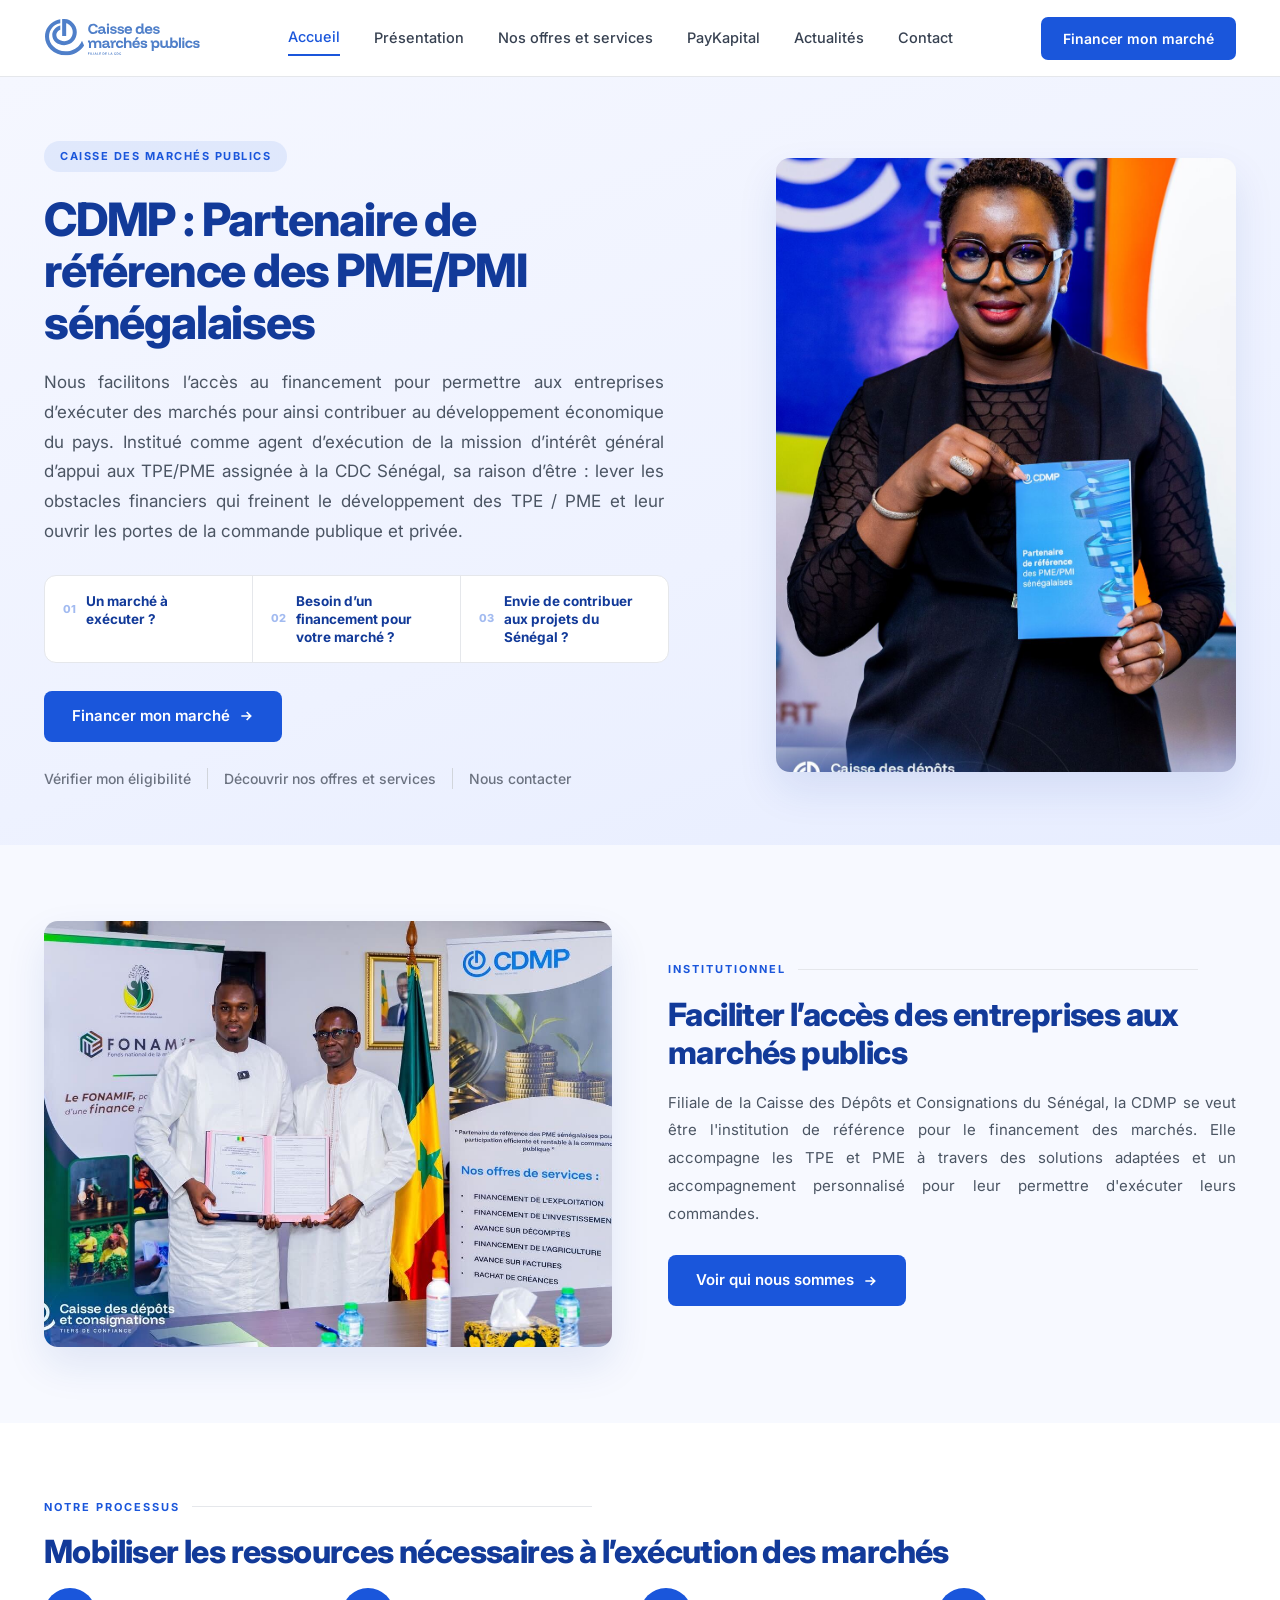
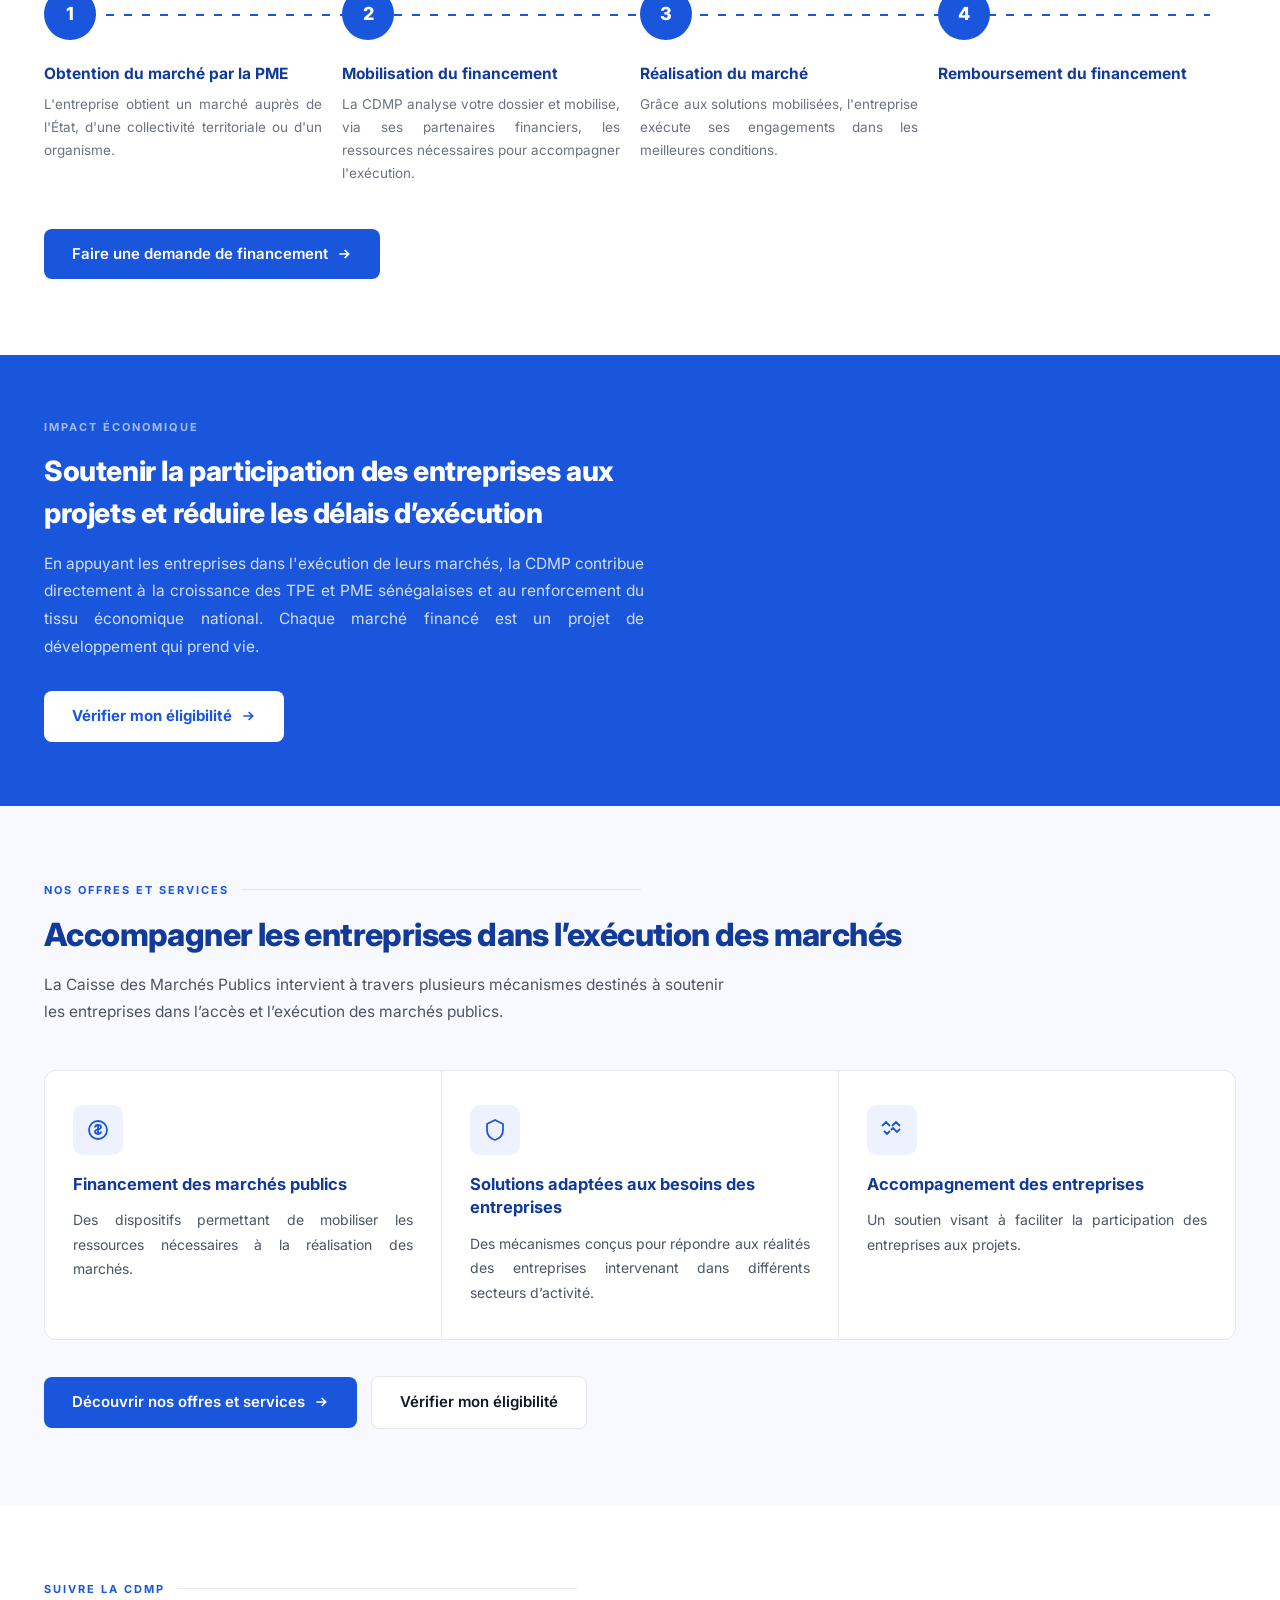
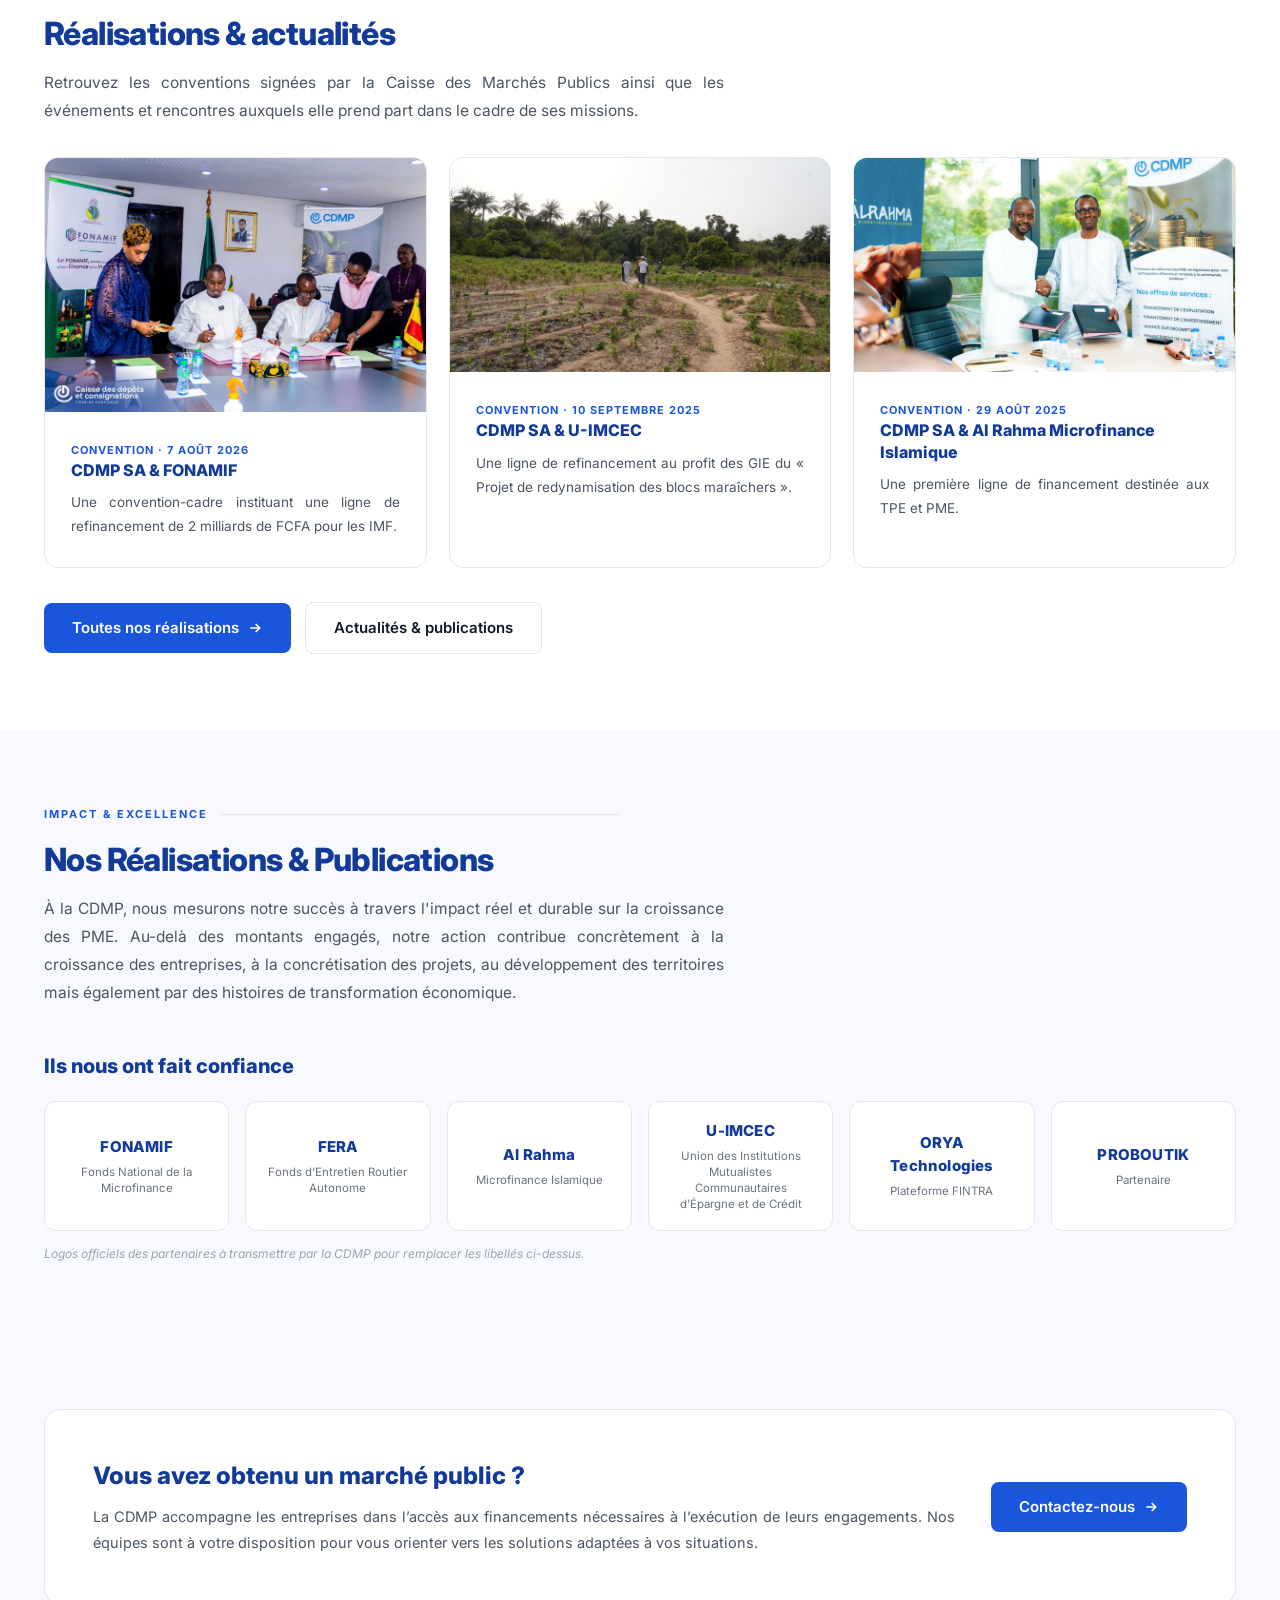
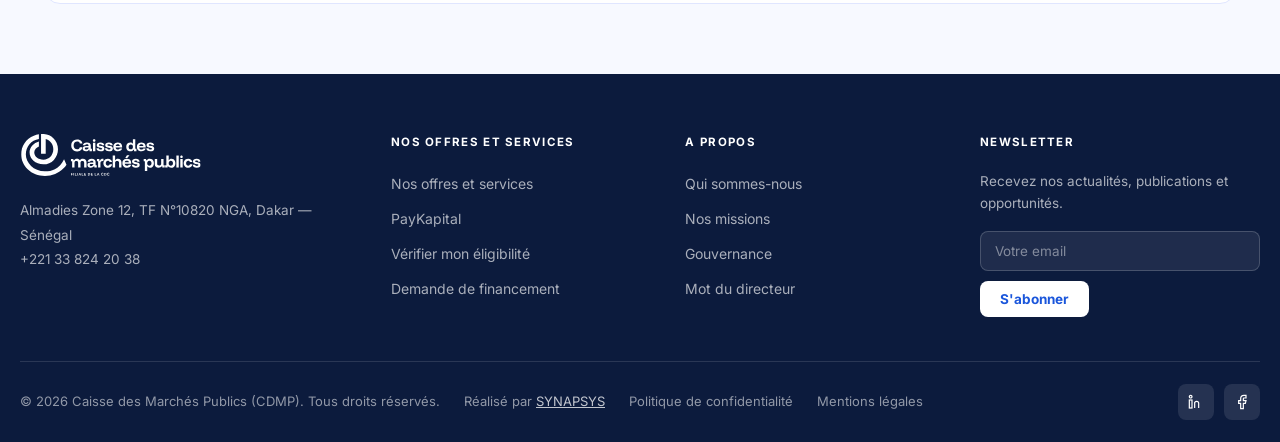
<file: index.html>
<!DOCTYPE html>
<html lang="fr">
<head>
<meta charset="UTF-8"/>
<meta name="viewport" content="width=device-width, initial-scale=1.0"/>
<title>Accueil — CDMP</title>
<link rel="stylesheet" href="css/style.css"/>
</head>
<body>
<header class="site-header">
<div class="nav-inner">
<a href="index.html" class="logo"><img src="img/cdmp-logo.svg" alt="CDMP - Caisse des Marchés Publics" class="logo-img"/></a>
<input type="checkbox" id="nav-toggle" class="nav-toggle-checkbox"/>
<nav class="nav-links">
<div class="nav-item"><a class="active" href="index.html">Accueil</a></div>
<div class="nav-item"><a class="" href="presentation.html">Présentation</a>
<div class="mega">
<div class="mega-col"><h5>Institution</h5>
<a href="presentation.html#a-propos">A propos</a>
<a href="presentation.html#missions">Missions</a>
<a href="presentation.html#gouvernance">Gouvernance</a>
<a href="presentation.html#mot-du-directeur">Mot du directeur</a>
</div>
</div></div>
<div class="nav-item"><a class="" href="domaines-intervention.html">Nos offres et services</a>
<div class="mega">
<div class="mega-col"><h5>Domaines d'intervention</h5>
<a href="domaines-intervention.html#offres">Nos offres et services</a>
<a href="domaines-intervention.html#approche">Notre approche</a>
<a href="eligibilite.html">Vérifier mon éligibilité</a>
</div>
</div></div>
<div class="nav-item"><a class="" href="paykapital.html">PayKapital</a></div>
<div class="nav-item"><a class="" href="actualites.html">Actualités</a>
<div class="mega">
<div class="mega-col"><h5>Suivre la CDMP</h5>
<a href="actualites.html#realisations">Réalisations</a>
<a href="actualites.html#publications">Actualités &amp; publications</a>
</div>
</div></div>
<div class="nav-item"><a class="" href="contact.html">Contact</a></div>
<a href="demande-financement.html" class="btn-nav btn-nav-mobile">Financer mon marché</a>
</nav>
<a href="demande-financement.html" class="btn-nav btn-nav-desktop">Financer mon marché</a>
<label for="nav-toggle" class="burger" aria-label="Ouvrir le menu"><span></span><span></span><span></span></label>
</div>
</header>

<section class="page-hero">
<div class="wrap hero-split">
<div>
<span class="eyebrow">CAISSE DES MARCHÉS PUBLICS</span>
<h1>CDMP : Partenaire de référence des PME/PMI sénégalaises</h1>
<p class="lead">Nous facilitons l’accès au financement pour permettre aux entreprises d’exécuter des marchés pour ainsi contribuer au développement économique du pays. Institué comme agent d’exécution de la mission d’intérêt général d’appui aux TPE/PME assignée à la CDC Sénégal, sa raison d’être : lever les obstacles financiers qui freinent le développement des TPE / PME et leur ouvrir les portes de la commande publique et privée.</p>
<div class="pc-row">
<div class="pc-item" tabindex="0"><button class="pc-q"><span class="pc-num">01</span>Un marché à exécuter ?</button><div class="pc-a"><p>Offrir des solutions sur mesure pour un meilleur accès aux marchés en accompagnant les entreprises dans l’exécution.</p></div></div>
<div class="pc-item" tabindex="0"><button class="pc-q"><span class="pc-num">02</span>Besoin d’un financement pour votre marché ?</button><div class="pc-a"><p>Faciliter l’accès au financement des TPE / PME dans tous les secteurs d’activité à des conditions soutenables et compétitives.</p></div></div>
<div class="pc-item" tabindex="0"><button class="pc-q"><span class="pc-num">03</span>Envie de contribuer aux projets du Sénégal ?</button><div class="pc-a"><p>Soutenir les entreprises engagées dans la réalisation des projets et réduire les délais d’exécution des marchés en mettant à disposition des ressources financières adaptées permettant aux entreprises d’agir rapidement.</p></div></div>
</div>
<div style="margin-top:28px;">
<a href="demande-financement.html" class="btn-primary">Financer mon marché <svg width="16" height="16" viewBox="0 0 24 24" fill="none" stroke="currentColor" stroke-width="2.5"><path d="M5 12h14M13 6l6 6-6 6"/></svg></a>
</div>
<div class="link-row">
<a href="eligibilite.html">Vérifier mon éligibilité</a>
<a href="domaines-intervention.html#offres">Découvrir nos offres et services</a>
<a href="contact.html">Nous contacter</a>
</div>
</div>
<figure class="photo ratio-3-4" style="max-width:460px;margin-left:auto;"><img src="img/photos/cdmp-brochure-partenaire.jpg" alt="Présentation de la brochure CDMP « Partenaire de référence des PME/PMI sénégalaises »" width="1067" height="1600"/></figure>
</div>
</section>

<section class="section-alt">
<div class="wrap grid-2">
<figure class="photo ratio-4-3"><img src="img/photos/convention-fonamif-echange.jpg" alt="Échange de la convention CDMP – FONAMIF devant le kakémono « Nos offres de services »" loading="lazy" width="1200" height="800"/></figure>
<div>
<div class="eyebrow-line">INSTITUTIONNEL</div>
<h2 class="section-title">Faciliter l’accès des entreprises aux marchés publics</h2>
<p class="section-lead">Filiale de la Caisse des Dépôts et Consignations du Sénégal, la CDMP se veut être l'institution de référence pour le financement des marchés. Elle accompagne les TPE et PME à travers des solutions adaptées et un accompagnement personnalisé pour leur permettre d'exécuter leurs commandes.</p>
<a href="presentation.html#a-propos" class="btn-primary">Voir qui nous sommes <svg width="16" height="16" viewBox="0 0 24 24" fill="none" stroke="currentColor" stroke-width="2.5"><path d="M5 12h14M13 6l6 6-6 6"/></svg></a>
</div>
</div>
</section>

<section>
<div class="wrap">
<div class="eyebrow-line">NOTRE PROCESSUS</div>
<h2 class="section-title">Mobiliser les ressources nécessaires à l’exécution des marchés</h2>
<div class="steps">
<div class="step"><div class="step-dot"><span>1</span></div><h3>Obtention du marché par la PME</h3><p>L'entreprise obtient un marché auprès de l'État, d'une collectivité territoriale ou d'un organisme.</p></div>
<div class="step"><div class="step-dot"><span>2</span></div><h3>Mobilisation du financement</h3><p>La CDMP analyse votre dossier et mobilise, via ses partenaires financiers, les ressources nécessaires pour accompagner l'exécution.</p></div>
<div class="step"><div class="step-dot"><span>3</span></div><h3>Réalisation du marché</h3><p>Grâce aux solutions mobilisées, l'entreprise exécute ses engagements dans les meilleures conditions.</p></div>
<div class="step"><div class="step-dot"><span>4</span></div><h3>Remboursement du financement</h3></div>
</div>
<div style="margin-top:44px;"><a href="demande-financement.html" class="btn-primary">Faire une demande de financement <svg width="16" height="16" viewBox="0 0 24 24" fill="none" stroke="currentColor" stroke-width="2.5"><path d="M5 12h14M13 6l6 6-6 6"/></svg></a></div>
</div>
</section>

<section class="cta-band">
<div class="wrap">
<div class="eyebrow-inv">IMPACT ÉCONOMIQUE</div>
<h2>Soutenir la participation des entreprises aux projets et réduire les délais d’exécution</h2>
<p>En appuyant les entreprises dans l'exécution de leurs marchés, la CDMP contribue directement à la croissance des TPE et PME sénégalaises et au renforcement du tissu économique national. Chaque marché financé est un projet de développement qui prend vie.</p>
<a href="eligibilite.html" class="btn-white">Vérifier mon éligibilité <svg width="16" height="16" viewBox="0 0 24 24" fill="none" stroke="currentColor" stroke-width="2.5"><path d="M5 12h14M13 6l6 6-6 6"/></svg></a>
</div>
</section>

<section class="section-alt">
<div class="wrap">
<div class="eyebrow-line">NOS OFFRES ET SERVICES</div>
<h2 class="section-title">Accompagner les entreprises dans l’exécution des marchés</h2>
<p class="section-sub">La Caisse des Marchés Publics intervient à travers plusieurs mécanismes destinés à soutenir les entreprises dans l’accès et l’exécution des marchés publics.</p>
<div class="card-grid">
<div class="card"><div class="card-icon"><svg viewBox="0 0 24 24" fill="none" stroke="currentColor" stroke-width="1.8"><circle cx="12" cy="12" r="9"/><path d="M12 7v10M9 9.5c0-1.4 1.3-2.5 3-2.5s3 1 3 2.2c0 2.8-6 1.6-6 4.3 0 1.3 1.3 2.3 3 2.3s3-1 3-2.3"/></svg></div><h3>Financement des marchés publics</h3><p>Des dispositifs permettant de mobiliser les ressources nécessaires à la réalisation des marchés.</p></div>
<div class="card"><div class="card-icon"><svg viewBox="0 0 24 24" fill="none" stroke="currentColor" stroke-width="1.8"><path d="M12 2l8 4v6c0 5-3.4 8.4-8 10-4.6-1.6-8-5-8-10V6l8-4z"/></svg></div><h3>Solutions adaptées aux besoins des entreprises</h3><p>Des mécanismes conçus pour répondre aux réalités des entreprises intervenant dans différents secteurs d’activité.</p></div>
<div class="card"><div class="card-icon"><svg viewBox="0 0 24 24" fill="none" stroke="currentColor" stroke-width="1.8"><path d="M11 12l2-2 4 4 3-3M4 13l3 3 3-3M2 8l4-4 4 4M12 8l4-4 4 4"/></svg></div><h3>Accompagnement des entreprises</h3><p>Un soutien visant à faciliter la participation des entreprises aux projets.</p></div>
</div>
<div class="btn-row" style="margin-top:36px;"><a href="domaines-intervention.html#offres" class="btn-primary">Découvrir nos offres et services <svg width="16" height="16" viewBox="0 0 24 24" fill="none" stroke="currentColor" stroke-width="2.5"><path d="M5 12h14M13 6l6 6-6 6"/></svg></a><a href="eligibilite.html" class="btn-outline">Vérifier mon éligibilité</a></div>
</div>
</section>

<section>
<div class="wrap">
<div class="eyebrow-line">SUIVRE LA CDMP</div>
<h2 class="section-title">Réalisations &amp; actualités</h2>
<p class="section-sub" style="margin-bottom:32px;">Retrouvez les conventions signées par la Caisse des Marchés Publics ainsi que les événements et rencontres auxquels elle prend part dans le cadre de ses missions.</p>
<div class="home-real-grid">
<article class="real-card"><div class="real-img"><img src="img/photos/convention-fonamif-signature.jpg" alt="Signature de la convention CDMP – FONAMIF" loading="lazy" width="1600" height="1067"/></div><div class="body"><span class="actu-date">Convention · 7 août 2026</span><h3>CDMP SA &amp; FONAMIF</h3><p>Une convention-cadre instituant une ligne de refinancement de 2 milliards de FCFA pour les IMF.</p></div></article>
<article class="real-card"><div class="real-img"><img src="img/photos/bloc-maraicher-parcelle.jpg" alt="Parcelle du projet de redynamisation des blocs maraîchers" loading="lazy" width="1600" height="900"/></div><div class="body"><span class="actu-date">Convention · 10 septembre 2025</span><h3>CDMP SA &amp; U-IMCEC</h3><p>Une ligne de refinancement au profit des GIE du « Projet de redynamisation des blocs maraîchers ».</p></div></article>
<article class="real-card"><div class="real-img"><img src="img/photos/convention-al-rahma-signature.jpg" alt="Signature de la convention CDMP – Al Rahma Microfinance Islamique" loading="lazy" width="1600" height="900"/></div><div class="body"><span class="actu-date">Convention · 29 août 2025</span><h3>CDMP SA &amp; Al Rahma Microfinance Islamique</h3><p>Une première ligne de financement destinée aux TPE et PME.</p></div></article>
</div>
<div class="btn-row"><a href="actualites.html#realisations" class="btn-primary">Toutes nos réalisations <svg width="16" height="16" viewBox="0 0 24 24" fill="none" stroke="currentColor" stroke-width="2.5"><path d="M5 12h14M13 6l6 6-6 6"/></svg></a><a href="actualites.html#publications" class="btn-outline">Actualités &amp; publications</a></div>
</div>
</section>

<section class="section-alt">
<div class="wrap">
<div class="eyebrow-line">IMPACT &amp; EXCELLENCE</div>
<h2 class="section-title">Nos Réalisations &amp; Publications</h2>
<p class="section-sub">À la CDMP, nous mesurons notre succès à travers l'impact réel et durable sur la croissance des PME. Au-delà des montants engagés, notre action contribue concrètement à la croissance des entreprises, à la concrétisation des projets, au développement des territoires mais également par des histoires de transformation économique.</p>
<h3 style="font-size:20px;font-weight:800;margin-bottom:20px;">Ils nous ont fait confiance</h3>
<!-- Remplacer chaque <strong>/<span> par <img src="img/partenaires/xxx.png" alt="Nom"/> dès réception des logos. -->
<div class="partners-grid">
<div class="partner"><strong>FONAMIF</strong><span>Fonds National de la Microfinance</span></div>
<div class="partner"><strong>FERA</strong><span>Fonds d'Entretien Routier Autonome</span></div>
<div class="partner"><strong>Al Rahma</strong><span>Microfinance Islamique</span></div>
<div class="partner"><strong>U-IMCEC</strong><span>Union des Institutions Mutualistes Communautaires d'Épargne et de Crédit</span></div>
<div class="partner"><strong>ORYA Technologies</strong><span>Plateforme FINTRA</span></div>
<div class="partner"><strong>PROBOUTIK</strong><span>Partenaire</span></div>
</div>
<p class="note-integration">Logos officiels des partenaires à transmettre par la CDMP pour remplacer les libellés ci-dessus.</p>
</div>
</section>

<section class="cta-box-section">
<div class="wrap">
<div class="cta-box">
<div>
<h2>Vous avez obtenu un marché public ?</h2>
<p>La CDMP accompagne les entreprises dans l’accès aux financements nécessaires à l’exécution de leurs engagements. Nos équipes sont à votre disposition pour vous orienter vers les solutions adaptées à vos situations.</p>
</div>
<a href="contact.html" class="btn-primary">Contactez-nous <svg width="16" height="16" viewBox="0 0 24 24" fill="none" stroke="currentColor" stroke-width="2.5"><path d="M5 12h14M13 6l6 6-6 6"/></svg></a>
</div>
</div>
</section>

<footer class="site-footer">
<div class="wrap footer-top">
<div class="footer-brand">
<a href="index.html" class="logo"><img src="img/cdmp-logo.svg" alt="CDMP - Caisse des Marchés Publics" class="logo-img logo-img-white"/></a>
<p class="footer-contact-line">Almadies Zone 12, TF N°10820 NGA, Dakar — Sénégal<br/>+221 33 824 20 38</p>
</div>
<div class="footer-col"><h4>Nos offres et services</h4><ul>
<li><a href="domaines-intervention.html#offres">Nos offres et services</a></li>
<li><a href="paykapital.html">PayKapital</a></li>
<li><a href="eligibilite.html">Vérifier mon éligibilité</a></li>
<li><a href="demande-financement.html">Demande de financement</a></li>
</ul></div>
<div class="footer-col"><h4>A propos</h4><ul>
<li><a href="presentation.html#a-propos">Qui sommes-nous</a></li>
<li><a href="presentation.html#missions">Nos missions</a></li>
<li><a href="presentation.html#gouvernance">Gouvernance</a></li>
<li><a href="presentation.html#mot-du-directeur">Mot du directeur</a></li>
</ul></div>
<div class="footer-col"><h4>Newsletter</h4>
<p class="footer-newsletter-text">Recevez nos actualités, publications et opportunités.</p>
<form class="footer-newsletter-form" data-formulaire="newsletter" action="api/envoi.php" method="post">
<input type="text" name="site_hp" class="hp-field" tabindex="-1" autocomplete="off" aria-hidden="true"/>
<input type="email" name="email" required placeholder="Votre email" aria-label="Adresse email"/>
<button type="submit" class="btn-white">S'abonner</button>
</form>
</div>
</div>
<div class="wrap footer-bottom">
<div class="footer-bottom-left">
<span>© 2026 Caisse des Marchés Publics (CDMP). Tous droits réservés.</span>
<span class="footer-credit">Réalisé par <a href="https://synapsys.sn/" target="_blank" rel="noopener">SYNAPSYS</a></span>
<div class="links"><a href="#">Politique de confidentialité</a><a href="#">Mentions légales</a></div>
</div>
<div class="social-row social-row-footer">
<a href="https://www.linkedin.com/company/cdmp/" target="_blank" rel="noopener" aria-label="LinkedIn CDMP"><svg viewBox="0 0 24 24" fill="none" stroke="currentColor" stroke-width="1.8"><rect x="2" y="9" width="4" height="12"/><circle cx="4" cy="4" r="2"/><path d="M10 21v-7a3 3 0 0 1 6 0v7M10 12v9"/></svg></a>
<a href="https://www.facebook.com/CDMPSA" target="_blank" rel="noopener" aria-label="Facebook CDMP"><svg viewBox="0 0 24 24" fill="none" stroke="currentColor" stroke-width="1.8"><path d="M18 2h-3a5 5 0 0 0-5 5v3H7v4h3v8h4v-8h3l1-4h-4V7a1 1 0 0 1 1-1h3z"/></svg></a>
</div>
</div>
</footer>
<script src="js/site.js" defer></script>
</body>
</html>
</file>
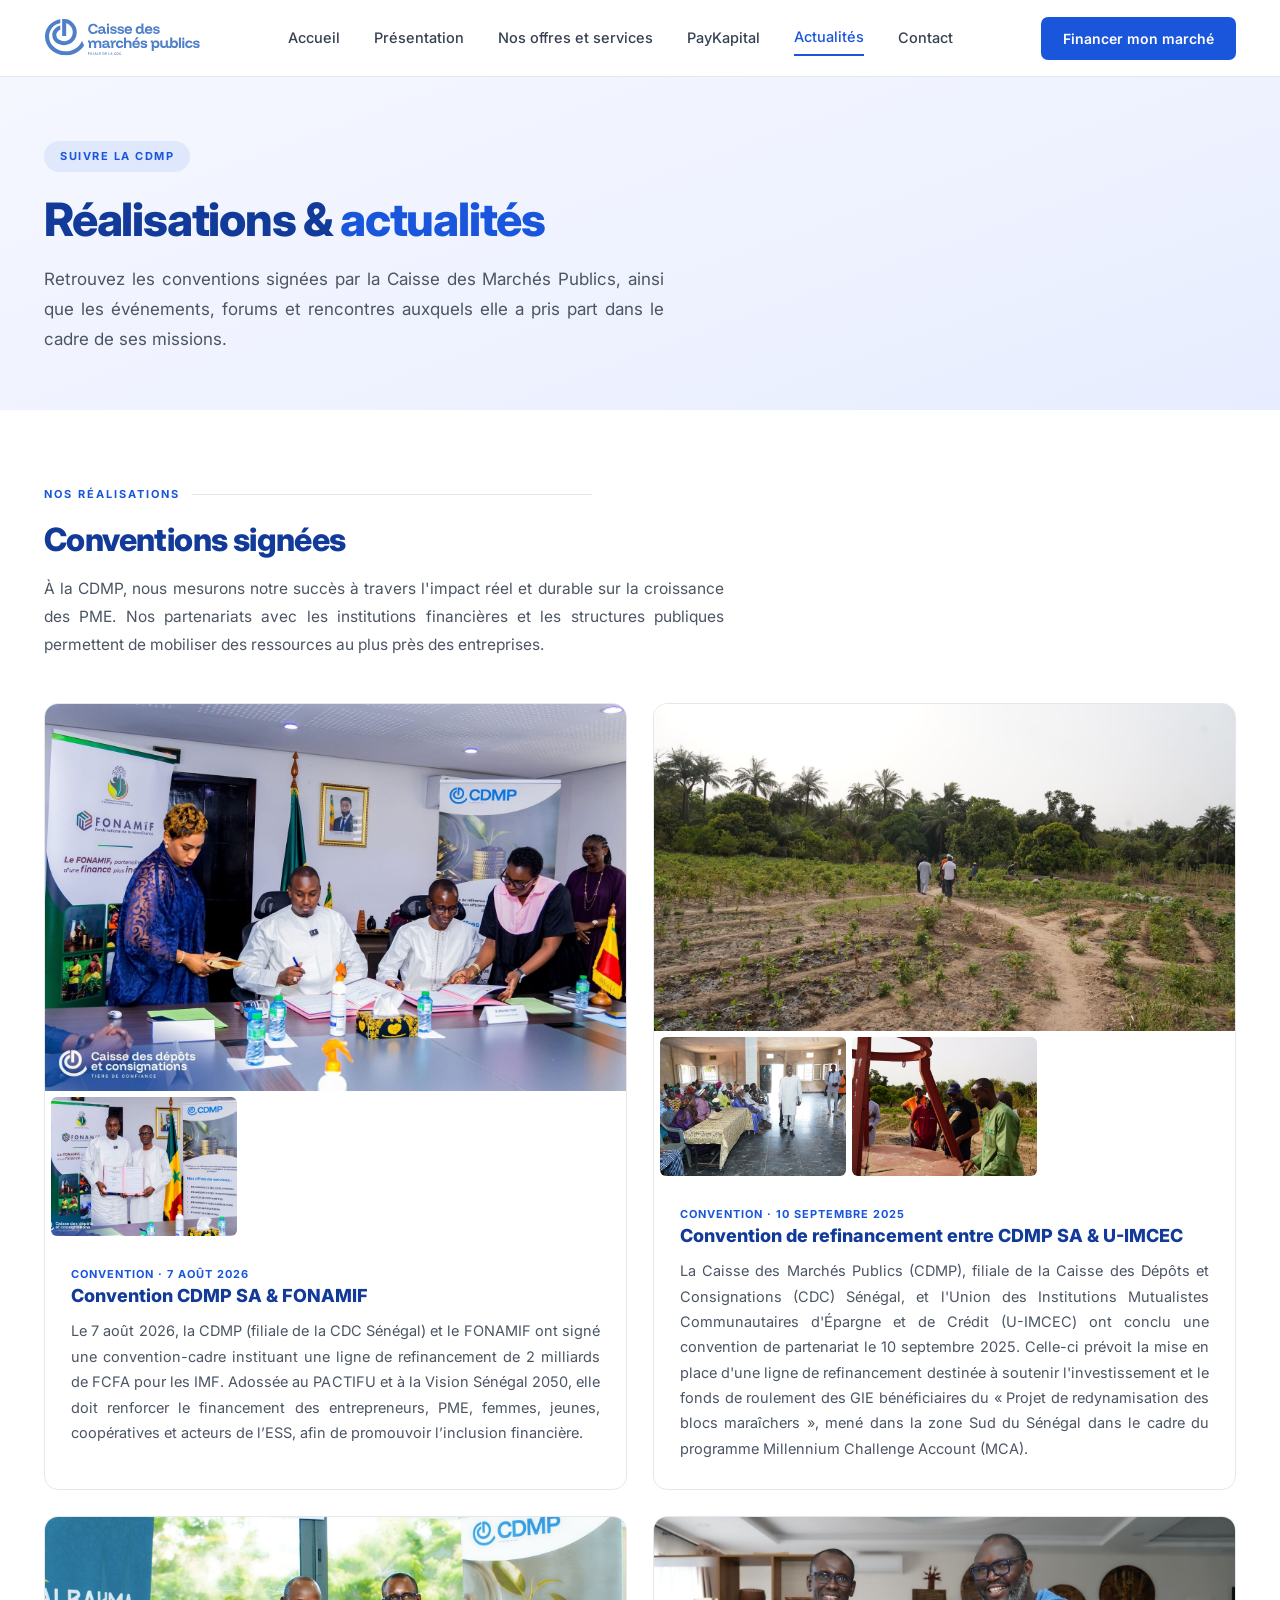
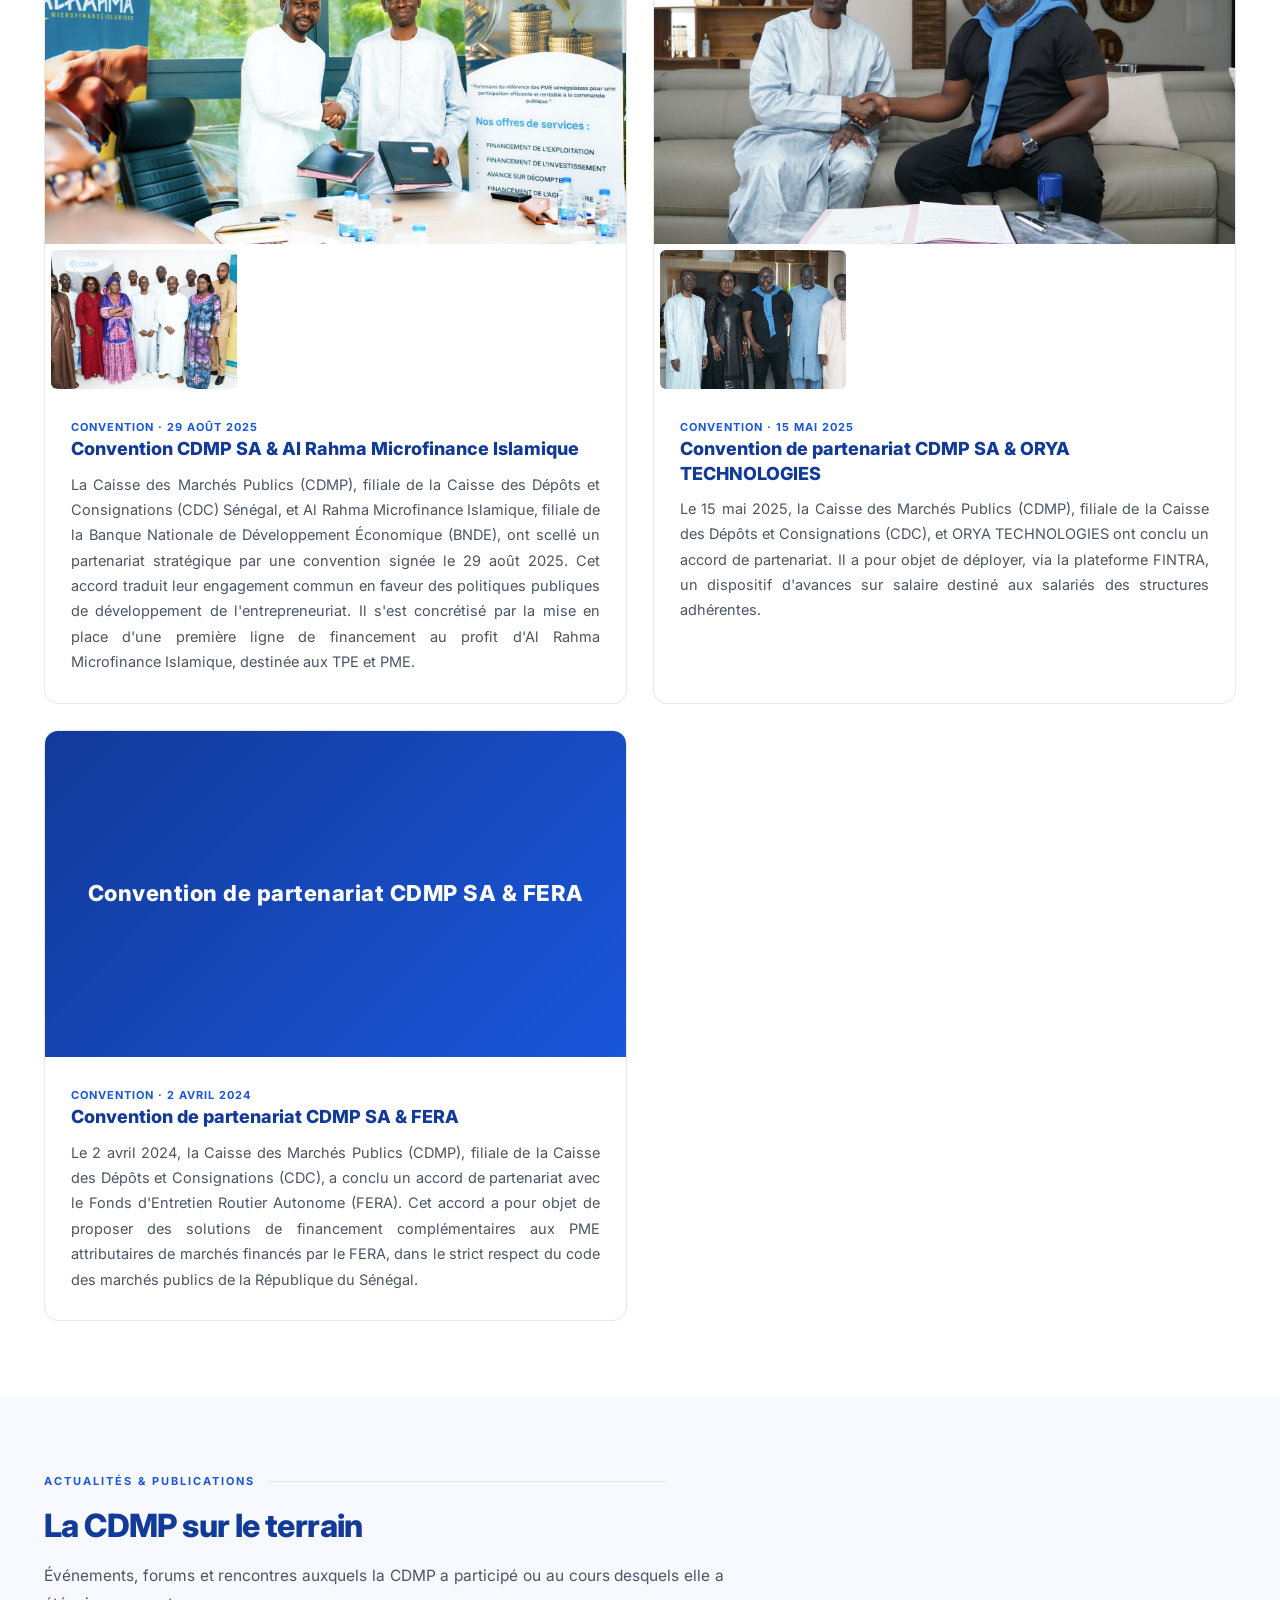
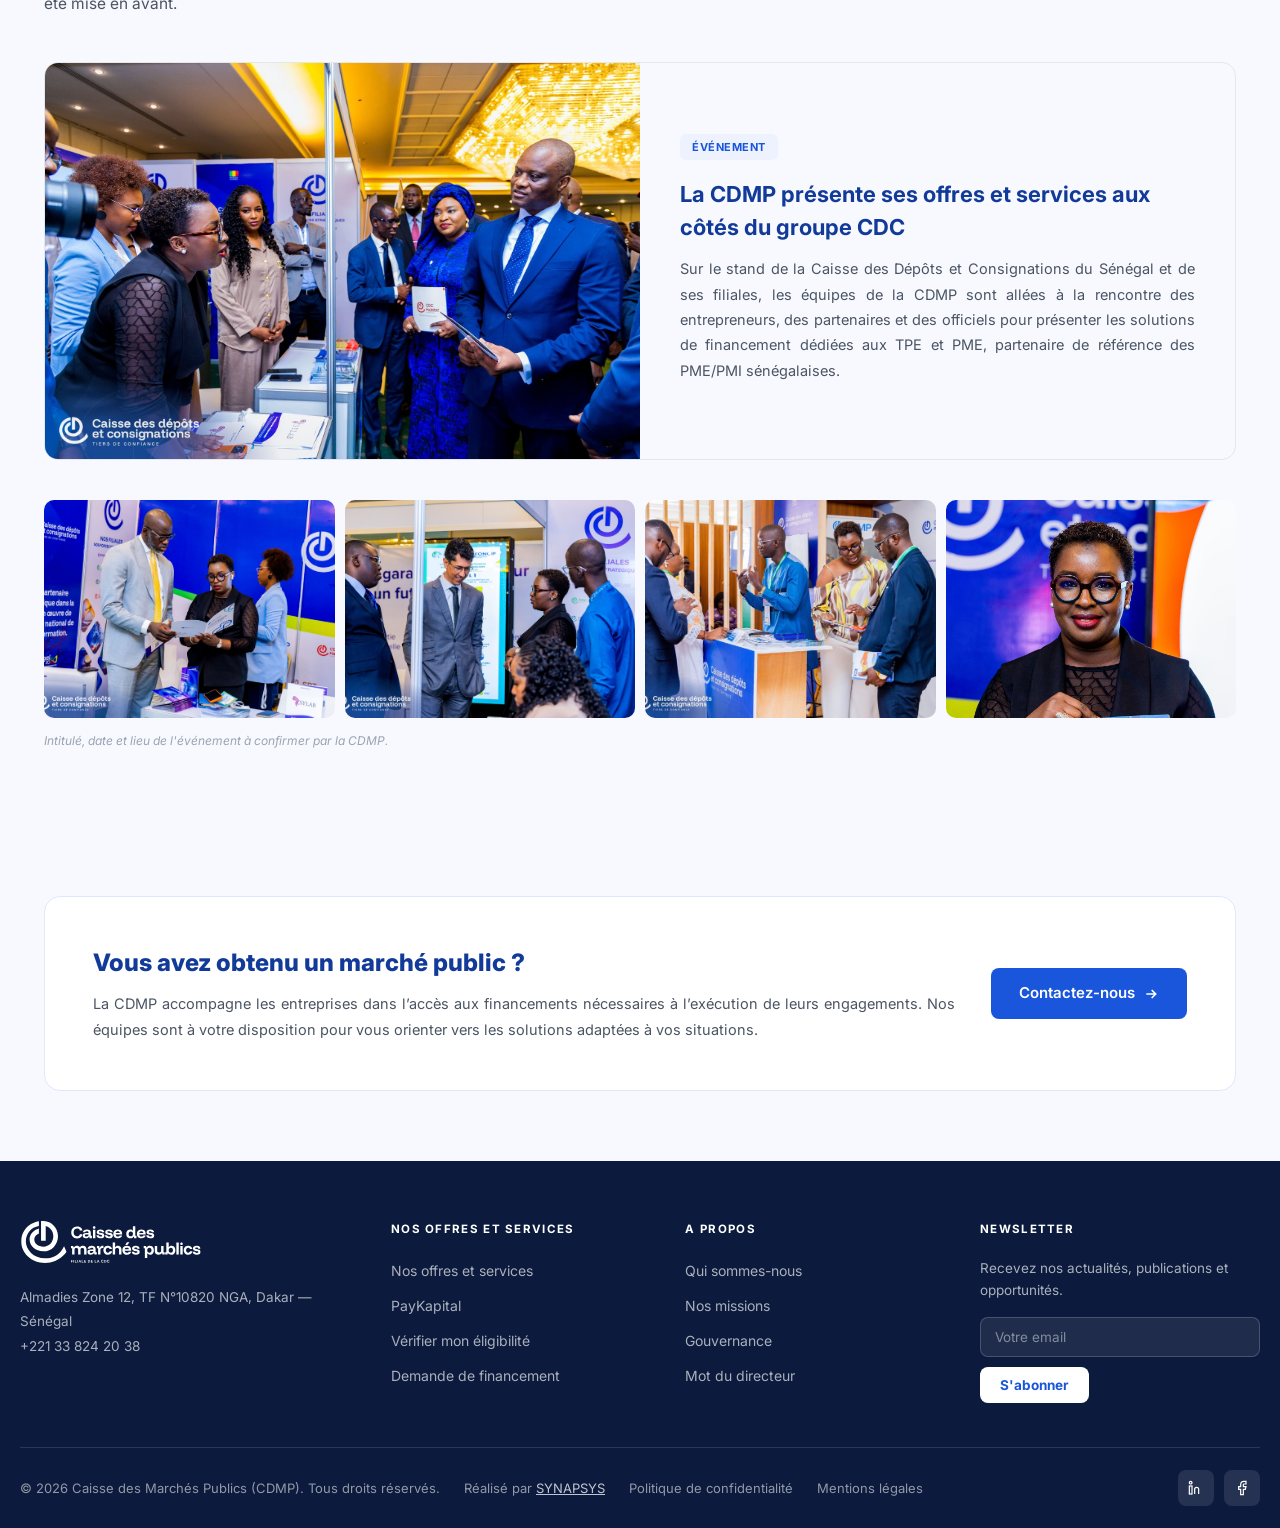
<file: actualites.html>
<!DOCTYPE html>
<html lang="fr">
<head>
<meta charset="UTF-8"/>
<meta name="viewport" content="width=device-width, initial-scale=1.0"/>
<title>Réalisations &amp; actualités — CDMP</title>
<link rel="stylesheet" href="css/style.css"/>
</head>
<body>
<header class="site-header">
<div class="nav-inner">
<a href="index.html" class="logo"><img src="img/cdmp-logo.svg" alt="CDMP - Caisse des Marchés Publics" class="logo-img"/></a>
<input type="checkbox" id="nav-toggle" class="nav-toggle-checkbox"/>
<nav class="nav-links">
<div class="nav-item"><a class="" href="index.html">Accueil</a></div>
<div class="nav-item"><a class="" href="presentation.html">Présentation</a>
<div class="mega">
<div class="mega-col"><h5>Institution</h5>
<a href="presentation.html#a-propos">A propos</a>
<a href="presentation.html#missions">Missions</a>
<a href="presentation.html#gouvernance">Gouvernance</a>
<a href="presentation.html#mot-du-directeur">Mot du directeur</a>
</div>
</div></div>
<div class="nav-item"><a class="" href="domaines-intervention.html">Nos offres et services</a>
<div class="mega">
<div class="mega-col"><h5>Domaines d'intervention</h5>
<a href="domaines-intervention.html#offres">Nos offres et services</a>
<a href="domaines-intervention.html#approche">Notre approche</a>
<a href="eligibilite.html">Vérifier mon éligibilité</a>
</div>
</div></div>
<div class="nav-item"><a class="" href="paykapital.html">PayKapital</a></div>
<div class="nav-item"><a class="active" href="actualites.html">Actualités</a>
<div class="mega">
<div class="mega-col"><h5>Suivre la CDMP</h5>
<a href="actualites.html#realisations">Réalisations</a>
<a href="actualites.html#publications">Actualités &amp; publications</a>
</div>
</div></div>
<div class="nav-item"><a class="" href="contact.html">Contact</a></div>
<a href="demande-financement.html" class="btn-nav btn-nav-mobile">Financer mon marché</a>
</nav>
<a href="demande-financement.html" class="btn-nav btn-nav-desktop">Financer mon marché</a>
<label for="nav-toggle" class="burger" aria-label="Ouvrir le menu"><span></span><span></span><span></span></label>
</div>
</header>

<section class="page-hero">
<div class="wrap">
<span class="eyebrow">SUIVRE LA CDMP</span>
<h1>Réalisations &amp; <span>actualités</span></h1>
<p class="lead">Retrouvez les conventions signées par la Caisse des Marchés Publics, ainsi que les événements, forums et rencontres auxquels elle a pris part dans le cadre de ses missions.</p>
</div>
</section>

<section id="realisations">
<div class="wrap">
<div class="eyebrow-line">NOS RÉALISATIONS</div>
<h2 class="section-title">Conventions signées</h2>
<p class="section-sub">À la CDMP, nous mesurons notre succès à travers l'impact réel et durable sur la croissance des PME. Nos partenariats avec les institutions financières et les structures publiques permettent de mobiliser des ressources au plus près des entreprises.</p>
<div class="real-grid">
<article class="real-card">
<div class="real-img"><img src="img/photos/convention-fonamif-signature.jpg" alt="Signature de la convention CDMP SA – FONAMIF" loading="lazy"/></div><div class="real-thumbs"><img src="img/photos/convention-fonamif-echange.jpg" alt="Signature de la convention CDMP SA – FONAMIF" loading="lazy"/></div>
<div class="body"><span class="actu-date">Convention · 7 août 2026</span>
<h3>Convention CDMP SA &amp; FONAMIF</h3>
<p>Le 7 août 2026, la CDMP (filiale de la CDC Sénégal) et le FONAMIF ont signé une convention-cadre instituant une ligne de refinancement de 2 milliards de FCFA pour les IMF. Adossée au PACTIFU et à la Vision Sénégal 2050, elle doit renforcer le financement des entrepreneurs, PME, femmes, jeunes, coopératives et acteurs de l’ESS, afin de promouvoir l’inclusion financière.</p></div>
</article>
<article class="real-card">
<div class="real-img"><img src="img/photos/bloc-maraicher-parcelle.jpg" alt="Projet de redynamisation des blocs maraîchers" loading="lazy"/></div><div class="real-thumbs"><img src="img/photos/bloc-maraicher-reunion.jpg" alt="Projet de redynamisation des blocs maraîchers" loading="lazy"/><img src="img/photos/bloc-maraicher-equipement.jpg" alt="Projet de redynamisation des blocs maraîchers" loading="lazy"/></div>
<div class="body"><span class="actu-date">Convention · 10 septembre 2025</span>
<h3>Convention de refinancement entre CDMP SA &amp; U-IMCEC</h3>
<p>La Caisse des Marchés Publics (CDMP), filiale de la Caisse des Dépôts et Consignations (CDC) Sénégal, et l'Union des Institutions Mutualistes Communautaires d'Épargne et de Crédit (U-IMCEC) ont conclu une convention de partenariat le 10 septembre 2025. Celle-ci prévoit la mise en place d'une ligne de refinancement destinée à soutenir l'investissement et le fonds de roulement des GIE bénéficiaires du « Projet de redynamisation des blocs maraîchers », mené dans la zone Sud du Sénégal dans le cadre du programme Millennium Challenge Account (MCA).</p></div>
</article>
<article class="real-card">
<div class="real-img"><img src="img/photos/convention-al-rahma-signature.jpg" alt="Signature de la convention CDMP SA – Al Rahma Microfinance Islamique" loading="lazy"/></div><div class="real-thumbs"><img src="img/photos/convention-al-rahma-groupe.jpg" alt="Signature de la convention CDMP SA – Al Rahma Microfinance Islamique" loading="lazy"/></div>
<div class="body"><span class="actu-date">Convention · 29 août 2025</span>
<h3>Convention CDMP SA &amp; Al Rahma Microfinance Islamique</h3>
<p>La Caisse des Marchés Publics (CDMP), filiale de la Caisse des Dépôts et Consignations (CDC) Sénégal, et Al Rahma Microfinance Islamique, filiale de la Banque Nationale de Développement Économique (BNDE), ont scellé un partenariat stratégique par une convention signée le 29 août 2025. Cet accord traduit leur engagement commun en faveur des politiques publiques de développement de l'entrepreneuriat. Il s'est concrétisé par la mise en place d'une première ligne de financement au profit d'Al Rahma Microfinance Islamique, destinée aux TPE et PME.</p></div>
</article>
<article class="real-card">
<div class="real-img"><img src="img/photos/convention-orya-signature.jpg" alt="Signature de la convention CDMP SA – ORYA Technologies" loading="lazy"/></div><div class="real-thumbs"><img src="img/photos/convention-orya-groupe.jpg" alt="Signature de la convention CDMP SA – ORYA Technologies" loading="lazy"/></div>
<div class="body"><span class="actu-date">Convention · 15 mai 2025</span>
<h3>Convention de partenariat CDMP SA &amp; ORYA TECHNOLOGIES</h3>
<p>Le 15 mai 2025, la Caisse des Marchés Publics (CDMP), filiale de la Caisse des Dépôts et Consignations (CDC), et ORYA TECHNOLOGIES ont conclu un accord de partenariat. Il a pour objet de déployer, via la plateforme FINTRA, un dispositif d'avances sur salaire destiné aux salariés des structures adhérentes.</p></div>
</article>
<article class="real-card">
<div class="real-img no-photo"><span>Convention de partenariat CDMP SA &amp; FERA</span></div>
<div class="body"><span class="actu-date">Convention · 2 avril 2024</span>
<h3>Convention de partenariat CDMP SA &amp; FERA</h3>
<p>Le 2 avril 2024, la Caisse des Marchés Publics (CDMP), filiale de la Caisse des Dépôts et Consignations (CDC), a conclu un accord de partenariat avec le Fonds d'Entretien Routier Autonome (FERA). Cet accord a pour objet de proposer des solutions de financement complémentaires aux PME attributaires de marchés financés par le FERA, dans le strict respect du code des marchés publics de la République du Sénégal.</p></div>
</article>
</div>
<!-- Convention CDMP SA & PROBOUTIK : en attente du texte définitif (le texte transmis reprenait celui de la convention ORYA TECHNOLOGIES). -->
</div>
</section>

<section id="publications" class="section-alt">
<div class="wrap">
<div class="eyebrow-line">ACTUALITÉS &amp; PUBLICATIONS</div>
<h2 class="section-title">La CDMP sur le terrain</h2>
<p class="section-sub">Événements, forums et rencontres auxquels la CDMP a participé ou au cours desquels elle a été mise en avant.</p>
<div class="actu-feature">
<figure class="photo" style="border-radius:0;box-shadow:none;"><img src="img/photos/forum-cdc-visite.jpg" alt="Visite officielle du stand de la Caisse des Dépôts et Consignations et de ses filiales" loading="lazy"/></figure>
<div class="body">
<div><span class="badge-tag">Événement</span></div>
<h3 style="font-size:22px;margin:4px 0 12px;">La CDMP présente ses offres et services aux côtés du groupe CDC</h3>
<p style="font-size:14.5px;color:var(--gray);line-height:1.75;margin-bottom:6px;">Sur le stand de la Caisse des Dépôts et Consignations du Sénégal et de ses filiales, les équipes de la CDMP sont allées à la rencontre des entrepreneurs, des partenaires et des officiels pour présenter les solutions de financement dédiées aux TPE et PME, partenaire de référence des PME/PMI sénégalaises.</p>
</div>
</div>
<div class="gallery">
<img src="img/photos/forum-cdc-stand.jpg" alt="Échanges sur le stand de la CDC" loading="lazy"/>
<img src="img/photos/forum-cdc-echanges.jpg" alt="Rencontre avec les partenaires sur le stand" loading="lazy"/>
<img src="img/photos/forum-cdc-accueil.jpg" alt="Accueil des visiteurs sur le stand" loading="lazy"/>
<img src="img/photos/cdmp-brochure-partenaire.jpg" alt="Brochure CDMP « Partenaire de référence des PME/PMI sénégalaises »" loading="lazy" style="object-position:top;"/>
</div>
<p class="note-integration">Intitulé, date et lieu de l'événement à confirmer par la CDMP.</p>
</div>
</section>

<section id="appels-offres" class="cta-box-section">
<div class="wrap">
<div class="cta-box">
<div>
<h2>Vous avez obtenu un marché public ?</h2>
<p>La CDMP accompagne les entreprises dans l’accès aux financements nécessaires à l’exécution de leurs engagements. Nos équipes sont à votre disposition pour vous orienter vers les solutions adaptées à vos situations.</p>
</div>
<a href="contact.html" class="btn-primary">Contactez-nous <svg width="16" height="16" viewBox="0 0 24 24" fill="none" stroke="currentColor" stroke-width="2.5"><path d="M5 12h14M13 6l6 6-6 6"/></svg></a>
</div>
</div>
</section>

<footer class="site-footer">
<div class="wrap footer-top">
<div class="footer-brand">
<a href="index.html" class="logo"><img src="img/cdmp-logo.svg" alt="CDMP - Caisse des Marchés Publics" class="logo-img logo-img-white"/></a>
<p class="footer-contact-line">Almadies Zone 12, TF N°10820 NGA, Dakar — Sénégal<br/>+221 33 824 20 38</p>
</div>
<div class="footer-col"><h4>Nos offres et services</h4><ul>
<li><a href="domaines-intervention.html#offres">Nos offres et services</a></li>
<li><a href="paykapital.html">PayKapital</a></li>
<li><a href="eligibilite.html">Vérifier mon éligibilité</a></li>
<li><a href="demande-financement.html">Demande de financement</a></li>
</ul></div>
<div class="footer-col"><h4>A propos</h4><ul>
<li><a href="presentation.html#a-propos">Qui sommes-nous</a></li>
<li><a href="presentation.html#missions">Nos missions</a></li>
<li><a href="presentation.html#gouvernance">Gouvernance</a></li>
<li><a href="presentation.html#mot-du-directeur">Mot du directeur</a></li>
</ul></div>
<div class="footer-col"><h4>Newsletter</h4>
<p class="footer-newsletter-text">Recevez nos actualités, publications et opportunités.</p>
<form class="footer-newsletter-form" data-formulaire="newsletter" action="api/envoi.php" method="post">
<input type="text" name="site_hp" class="hp-field" tabindex="-1" autocomplete="off" aria-hidden="true"/>
<input type="email" name="email" required placeholder="Votre email" aria-label="Adresse email"/>
<button type="submit" class="btn-white">S'abonner</button>
</form>
</div>
</div>
<div class="wrap footer-bottom">
<div class="footer-bottom-left">
<span>© 2026 Caisse des Marchés Publics (CDMP). Tous droits réservés.</span>
<span class="footer-credit">Réalisé par <a href="https://synapsys.sn/" target="_blank" rel="noopener">SYNAPSYS</a></span>
<div class="links"><a href="#">Politique de confidentialité</a><a href="#">Mentions légales</a></div>
</div>
<div class="social-row social-row-footer">
<a href="https://www.linkedin.com/company/cdmp/" target="_blank" rel="noopener" aria-label="LinkedIn CDMP"><svg viewBox="0 0 24 24" fill="none" stroke="currentColor" stroke-width="1.8"><rect x="2" y="9" width="4" height="12"/><circle cx="4" cy="4" r="2"/><path d="M10 21v-7a3 3 0 0 1 6 0v7M10 12v9"/></svg></a>
<a href="https://www.facebook.com/CDMPSA" target="_blank" rel="noopener" aria-label="Facebook CDMP"><svg viewBox="0 0 24 24" fill="none" stroke="currentColor" stroke-width="1.8"><path d="M18 2h-3a5 5 0 0 0-5 5v3H7v4h3v8h4v-8h3l1-4h-4V7a1 1 0 0 1 1-1h3z"/></svg></a>
</div>
</div>
</footer>
<script src="js/site.js" defer></script>
</body>
</html>
</file>
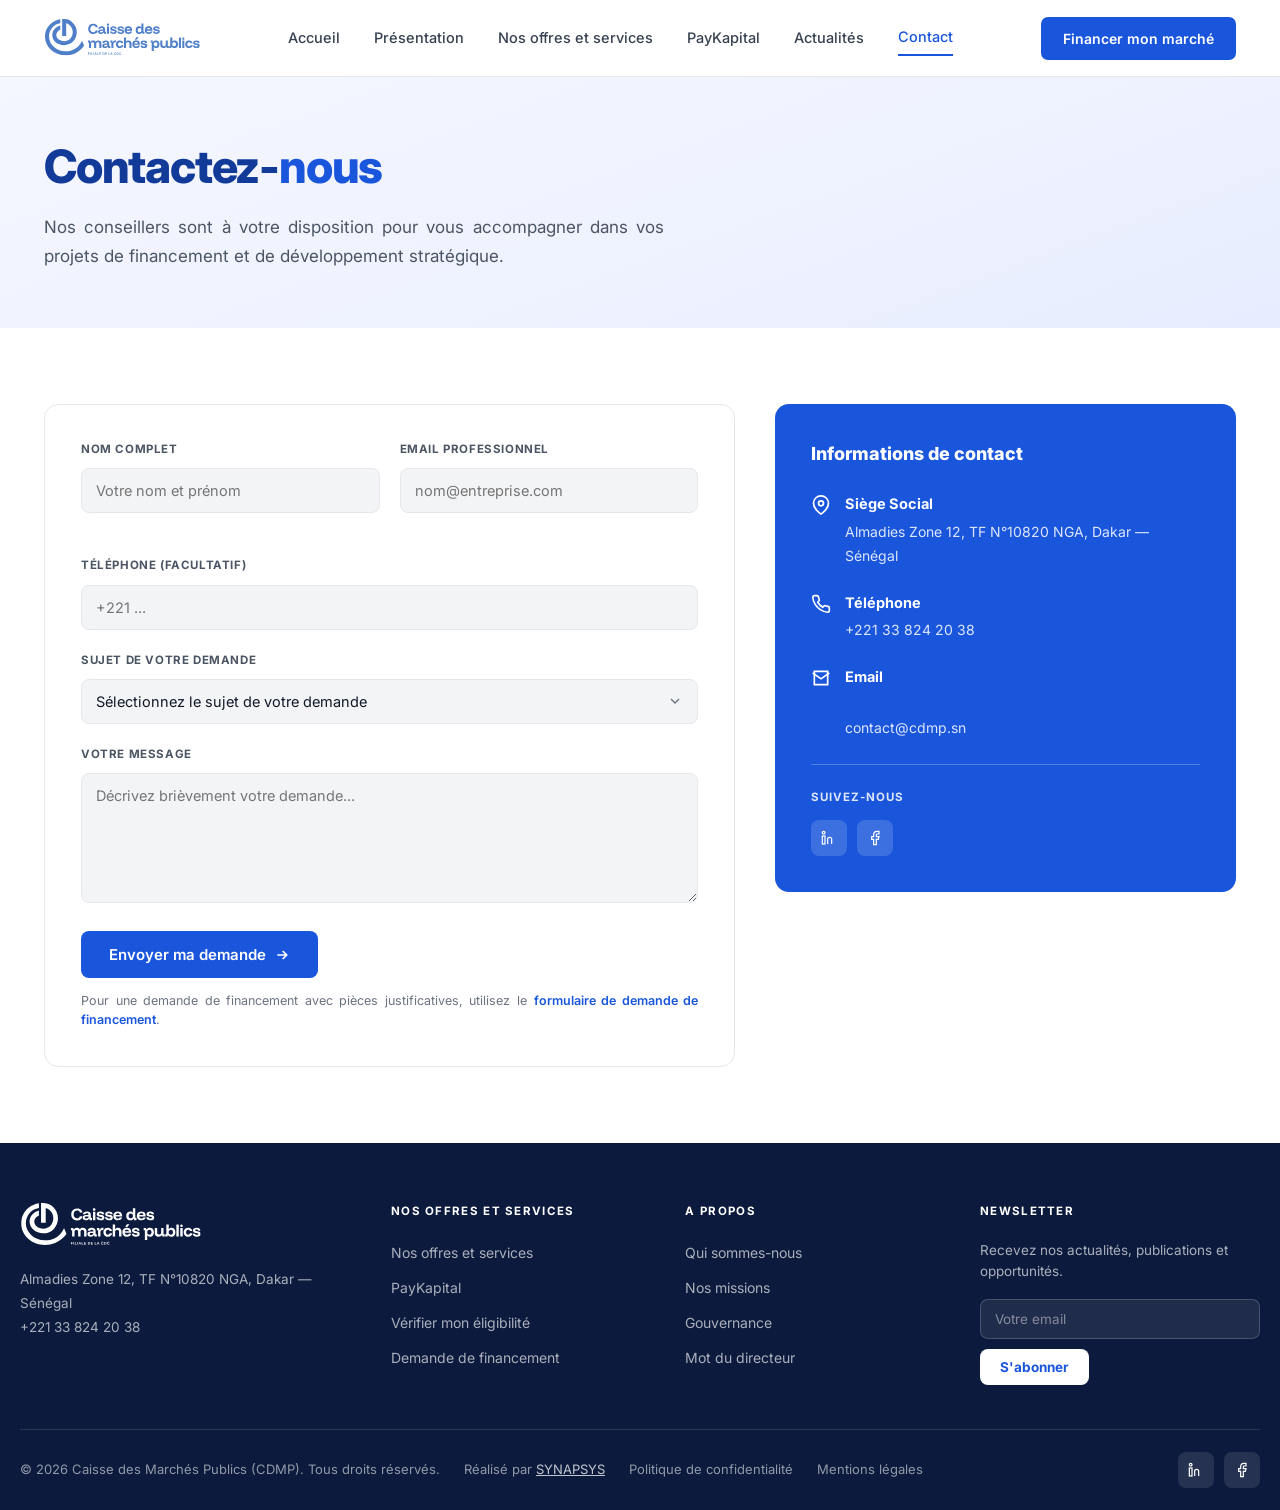
<file: contact.html>
<!DOCTYPE html>
<html lang="fr">
<head>
<meta charset="UTF-8"/>
<meta name="viewport" content="width=device-width, initial-scale=1.0"/>
<title>Contact — CDMP</title>
<link rel="stylesheet" href="css/style.css"/>
</head>
<body>
<header class="site-header">
<div class="nav-inner">
<a href="index.html" class="logo"><img src="img/cdmp-logo.svg" alt="CDMP - Caisse des Marchés Publics" class="logo-img"/></a>
<input type="checkbox" id="nav-toggle" class="nav-toggle-checkbox"/>
<nav class="nav-links">
<div class="nav-item"><a class="" href="index.html">Accueil</a></div>
<div class="nav-item"><a class="" href="presentation.html">Présentation</a>
<div class="mega">
<div class="mega-col"><h5>Institution</h5>
<a href="presentation.html#a-propos">A propos</a>
<a href="presentation.html#missions">Missions</a>
<a href="presentation.html#gouvernance">Gouvernance</a>
<a href="presentation.html#mot-du-directeur">Mot du directeur</a>
</div>
</div></div>
<div class="nav-item"><a class="" href="domaines-intervention.html">Nos offres et services</a>
<div class="mega">
<div class="mega-col"><h5>Domaines d'intervention</h5>
<a href="domaines-intervention.html#offres">Nos offres et services</a>
<a href="domaines-intervention.html#approche">Notre approche</a>
<a href="eligibilite.html">Vérifier mon éligibilité</a>
</div>
</div></div>
<div class="nav-item"><a class="" href="paykapital.html">PayKapital</a></div>
<div class="nav-item"><a class="" href="actualites.html">Actualités</a>
<div class="mega">
<div class="mega-col"><h5>Suivre la CDMP</h5>
<a href="actualites.html#realisations">Réalisations</a>
<a href="actualites.html#publications">Actualités &amp; publications</a>
</div>
</div></div>
<div class="nav-item"><a class="active" href="contact.html">Contact</a></div>
<a href="demande-financement.html" class="btn-nav btn-nav-mobile">Financer mon marché</a>
</nav>
<a href="demande-financement.html" class="btn-nav btn-nav-desktop">Financer mon marché</a>
<label for="nav-toggle" class="burger" aria-label="Ouvrir le menu"><span></span><span></span><span></span></label>
</div>
</header>

<section class="page-hero">
<div class="wrap">
<h1>Contactez-<span>nous</span></h1>
<p class="lead">Nos conseillers sont à votre disposition pour vous accompagner dans vos projets de financement et de développement stratégique.</p>
</div>
</section>

<section>
<div class="wrap contact-grid">
<div class="form-card">
<form data-formulaire="contact" action="api/envoi.php" method="post">
<input type="text" name="site_hp" class="hp-field" tabindex="-1" autocomplete="off" aria-hidden="true"/>
<div class="form-row">
<div class="field"><label for="c-nom">Nom complet</label><input id="c-nom" name="nom" type="text" required autocomplete="name" placeholder="Votre nom et prénom"/></div>
<div class="field"><label for="c-email">Email professionnel</label><input id="c-email" name="email" type="email" required autocomplete="email" placeholder="nom@entreprise.com"/></div>
</div>
<div class="field"><label for="c-tel">Téléphone (facultatif)</label><input id="c-tel" name="telephone" type="tel" autocomplete="tel" placeholder="+221 ..."/></div>
<div class="field"><label for="c-sujet">Sujet de votre demande</label>
<select id="c-sujet" name="sujet" required>
<option value="" disabled selected>Sélectionnez le sujet de votre demande</option>
<optgroup label="Nos offres et services">
<option>Avance sur facture</option>
<option>Avance sur décomptes</option>
<option>Rachat de créances</option>
<option>Financement de l'exploitation</option>
<option>Financement de l'investissement</option>
<option>Financement de l'agriculture</option>
</optgroup>
<optgroup label="Autre">
<option>PayKapital</option>
<option>Partenariat</option>
<option>Demande d'information</option>
<option>Autre demande</option>
</optgroup>
</select>
</div>
<div class="field"><label for="c-msg">Votre message</label><textarea id="c-msg" name="message" required placeholder="Décrivez brièvement votre demande..."></textarea></div>
<button type="submit" class="btn-primary">Envoyer ma demande <svg width="16" height="16" viewBox="0 0 24 24" fill="none" stroke="currentColor" stroke-width="2.5"><path d="M5 12h14M13 6l6 6-6 6"/></svg></button>
<p style="font-size:12.5px;color:var(--gray-light);margin-top:14px;">Pour une demande de financement avec pièces justificatives, utilisez le <a href="demande-financement.html" style="color:var(--blue);font-weight:600;">formulaire de demande de financement</a>.</p>
</form>
</div>
<div class="info-card">
<h3>Informations de contact</h3>
<div class="info-item"><svg viewBox="0 0 24 24" fill="none" stroke="currentColor" stroke-width="2"><path d="M21 10c0 7-9 13-9 13s-9-6-9-13a9 9 0 0 1 18 0z"/><circle cx="12" cy="10" r="3"/></svg><div><strong>Siège Social</strong><span>Almadies Zone 12, TF N°10820 NGA, Dakar — Sénégal</span></div></div>
<div class="info-item"><svg viewBox="0 0 24 24" fill="none" stroke="currentColor" stroke-width="2"><path d="M22 16.9v3a2 2 0 0 1-2.2 2 19.8 19.8 0 0 1-8.6-3.1 19.5 19.5 0 0 1-6-6A19.8 19.8 0 0 1 2.1 4.2 2 2 0 0 1 4.1 2h3a2 2 0 0 1 2 1.7c.1 1 .4 1.9.7 2.8a2 2 0 0 1-.5 2.1L8.1 9.9a16 16 0 0 0 6 6l1.3-1.3a2 2 0 0 1 2.1-.4c.9.3 1.8.6 2.8.7a2 2 0 0 1 1.7 2z"/></svg><div><strong>Téléphone</strong><a href="tel:+221338242038">+221 33 824 20 38</a></div></div>
<div class="info-item"><svg viewBox="0 0 24 24" fill="none" stroke="currentColor" stroke-width="2"><path d="M4 4h16v16H4z"/><path d="M22 6l-10 7L2 6"/></svg><div><strong>Email</strong><br/><a href="mailto:contact@cdmp.sn">contact@cdmp.sn</a></div></div>
<div class="info-divider"></div>
<div style="font-size:11.5px;font-weight:700;text-transform:uppercase;letter-spacing:1px;margin-bottom:14px;opacity:0.85;">Suivez-nous</div>
<div class="social-row">
<a href="https://www.linkedin.com/company/cdmp/" target="_blank" rel="noopener" aria-label="LinkedIn CDMP"><svg viewBox="0 0 24 24" fill="none" stroke="currentColor" stroke-width="1.8"><rect x="2" y="9" width="4" height="12"/><circle cx="4" cy="4" r="2"/><path d="M10 21v-7a3 3 0 0 1 6 0v7M10 12v9"/></svg></a>
<a href="https://www.facebook.com/CDMPSA" target="_blank" rel="noopener" aria-label="Facebook CDMP"><svg viewBox="0 0 24 24" fill="none" stroke="currentColor" stroke-width="1.8"><path d="M18 2h-3a5 5 0 0 0-5 5v3H7v4h3v8h4v-8h3l1-4h-4V7a1 1 0 0 1 1-1h3z"/></svg></a>
</div>
</div>
</div>
</section>

<footer class="site-footer">
<div class="wrap footer-top">
<div class="footer-brand">
<a href="index.html" class="logo"><img src="img/cdmp-logo.svg" alt="CDMP - Caisse des Marchés Publics" class="logo-img logo-img-white"/></a>
<p class="footer-contact-line">Almadies Zone 12, TF N°10820 NGA, Dakar — Sénégal<br/>+221 33 824 20 38</p>
</div>
<div class="footer-col"><h4>Nos offres et services</h4><ul>
<li><a href="domaines-intervention.html#offres">Nos offres et services</a></li>
<li><a href="paykapital.html">PayKapital</a></li>
<li><a href="eligibilite.html">Vérifier mon éligibilité</a></li>
<li><a href="demande-financement.html">Demande de financement</a></li>
</ul></div>
<div class="footer-col"><h4>A propos</h4><ul>
<li><a href="presentation.html#a-propos">Qui sommes-nous</a></li>
<li><a href="presentation.html#missions">Nos missions</a></li>
<li><a href="presentation.html#gouvernance">Gouvernance</a></li>
<li><a href="presentation.html#mot-du-directeur">Mot du directeur</a></li>
</ul></div>
<div class="footer-col"><h4>Newsletter</h4>
<p class="footer-newsletter-text">Recevez nos actualités, publications et opportunités.</p>
<form class="footer-newsletter-form" data-formulaire="newsletter" action="api/envoi.php" method="post">
<input type="text" name="site_hp" class="hp-field" tabindex="-1" autocomplete="off" aria-hidden="true"/>
<input type="email" name="email" required placeholder="Votre email" aria-label="Adresse email"/>
<button type="submit" class="btn-white">S'abonner</button>
</form>
</div>
</div>
<div class="wrap footer-bottom">
<div class="footer-bottom-left">
<span>© 2026 Caisse des Marchés Publics (CDMP). Tous droits réservés.</span>
<span class="footer-credit">Réalisé par <a href="https://synapsys.sn/" target="_blank" rel="noopener">SYNAPSYS</a></span>
<div class="links"><a href="#">Politique de confidentialité</a><a href="#">Mentions légales</a></div>
</div>
<div class="social-row social-row-footer">
<a href="https://www.linkedin.com/company/cdmp/" target="_blank" rel="noopener" aria-label="LinkedIn CDMP"><svg viewBox="0 0 24 24" fill="none" stroke="currentColor" stroke-width="1.8"><rect x="2" y="9" width="4" height="12"/><circle cx="4" cy="4" r="2"/><path d="M10 21v-7a3 3 0 0 1 6 0v7M10 12v9"/></svg></a>
<a href="https://www.facebook.com/CDMPSA" target="_blank" rel="noopener" aria-label="Facebook CDMP"><svg viewBox="0 0 24 24" fill="none" stroke="currentColor" stroke-width="1.8"><path d="M18 2h-3a5 5 0 0 0-5 5v3H7v4h3v8h4v-8h3l1-4h-4V7a1 1 0 0 1 1-1h3z"/></svg></a>
</div>
</div>
</footer>
<script src="js/site.js" defer></script>
</body>
</html>
</file>
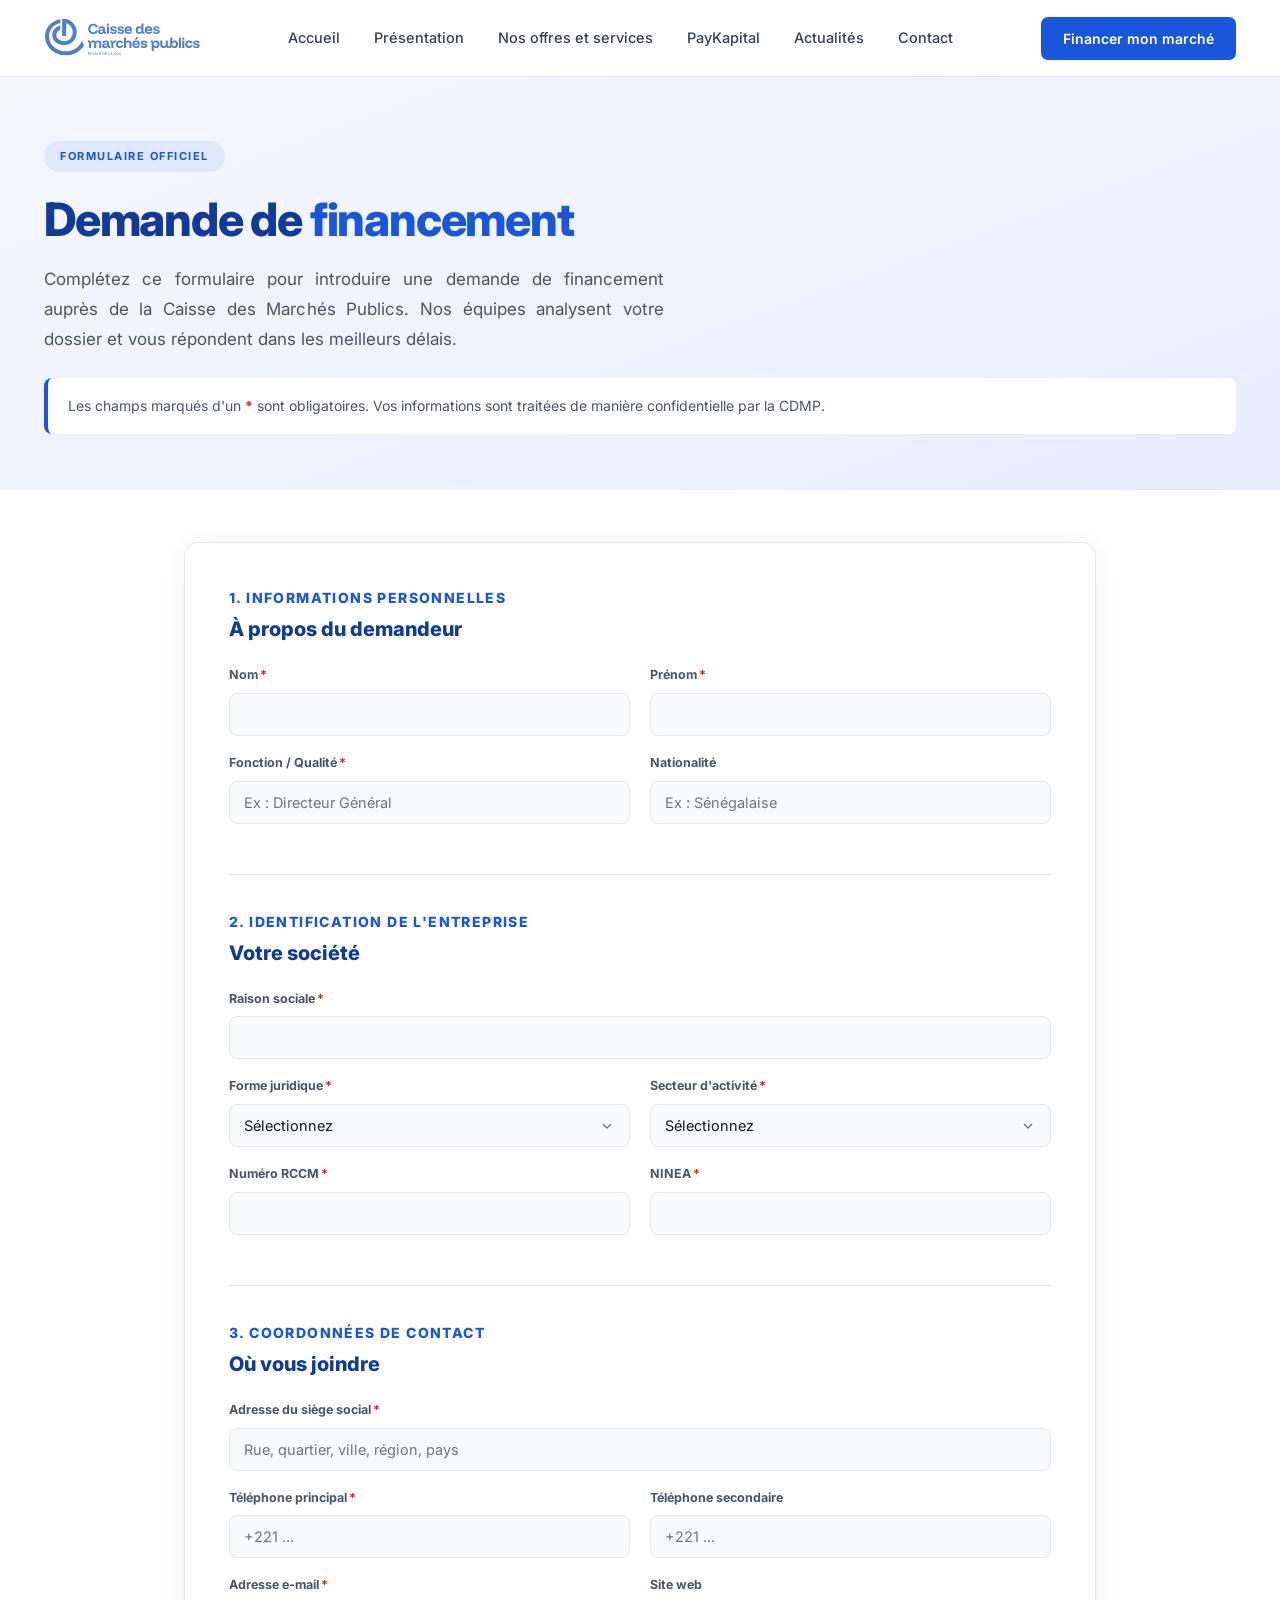
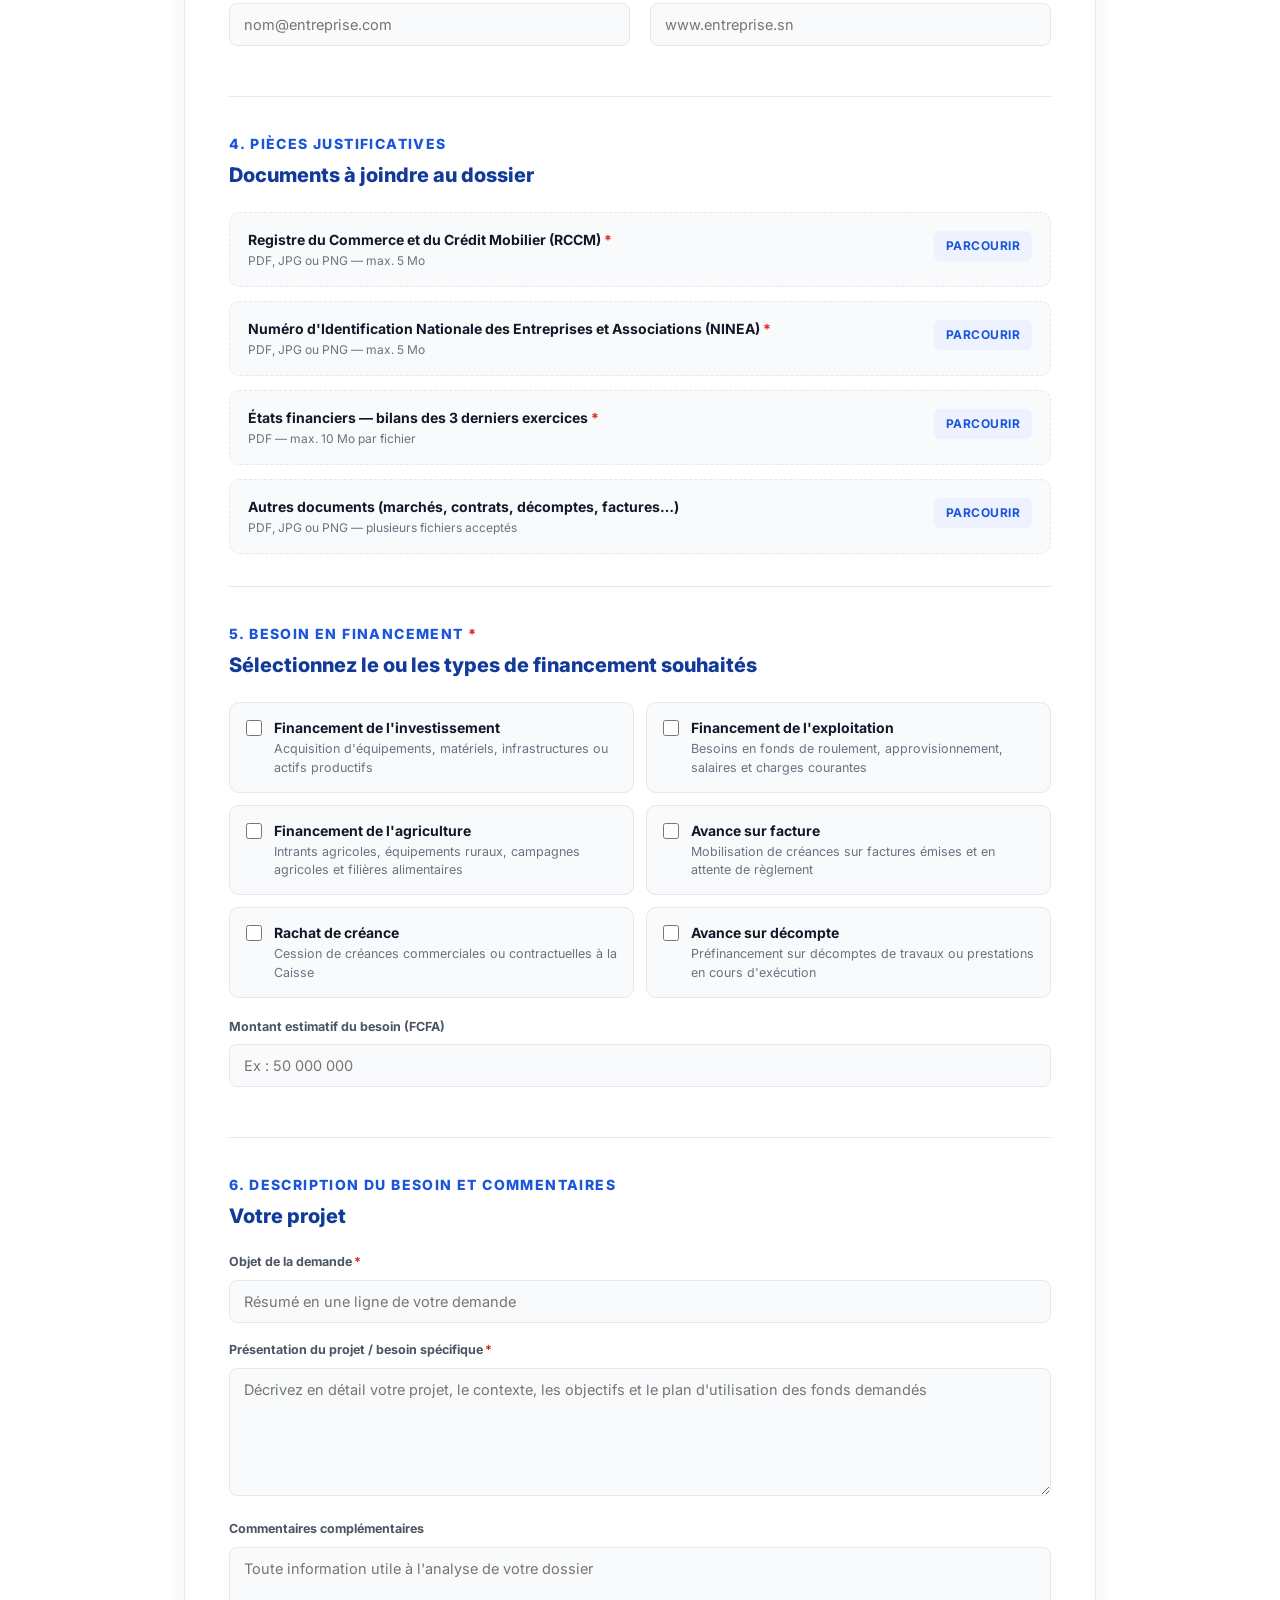
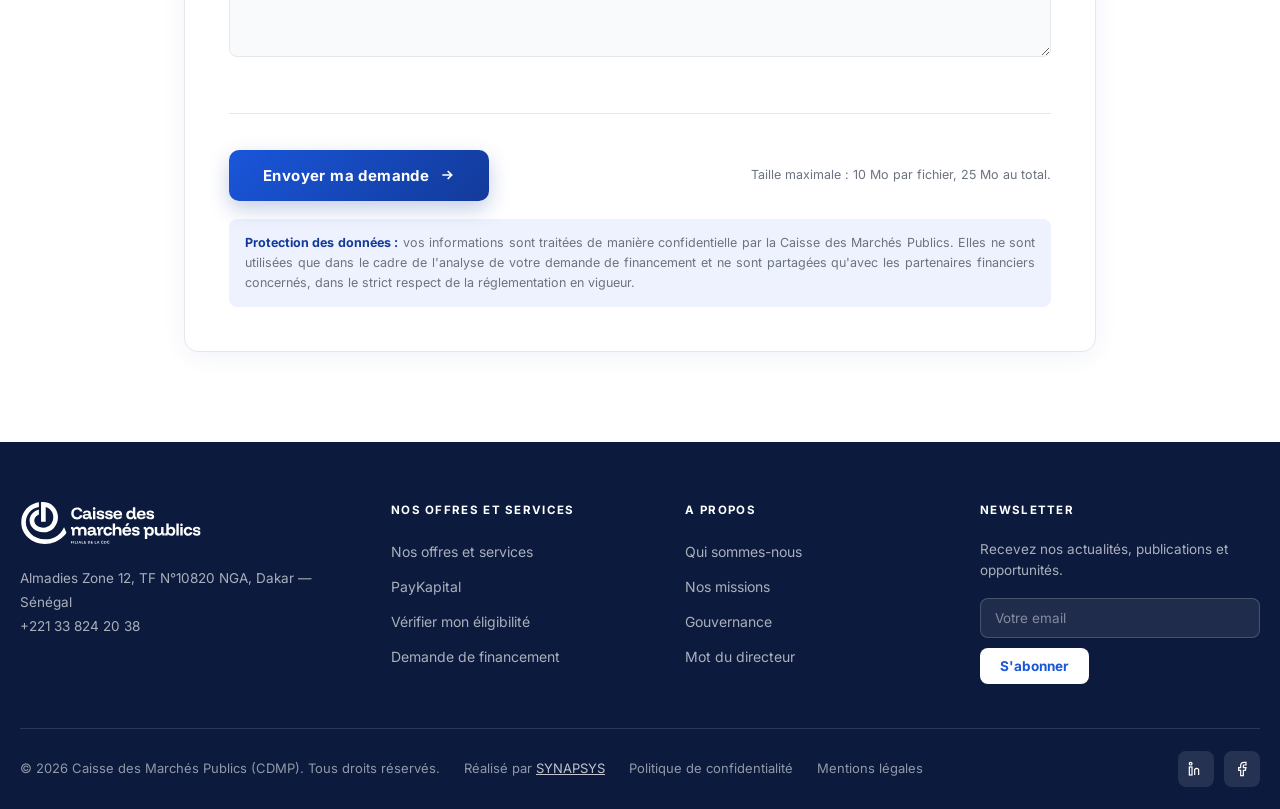
<file: demande-financement.html>
<!DOCTYPE html>
<html lang="fr">
<head>
<meta charset="UTF-8"/>
<meta name="viewport" content="width=device-width, initial-scale=1.0"/>
<title>Demande de financement — CDMP</title>
<link rel="stylesheet" href="css/style.css"/>
<style>
.df-form{background:#fff;border:1px solid var(--border);border-radius:14px;padding:44px;box-shadow:0 4px 24px rgba(18,58,153,0.06);}
.df-section{margin-bottom:36px;padding-bottom:32px;border-bottom:1px solid var(--border);}
.df-section:last-of-type{border-bottom:none;margin-bottom:0;padding-bottom:0;}
.df-section h3{font-size:14px;font-weight:800;text-transform:uppercase;letter-spacing:1.4px;color:var(--blue);margin-bottom:6px;}
.df-section .h-sub{font-size:20px;font-weight:800;color:var(--blue-dark);margin-bottom:22px;}
.df-row{display:grid;grid-template-columns:1fr 1fr;gap:20px;margin-bottom:18px;}
.df-row.three{grid-template-columns:1fr 1fr 1fr;}
.df-row.full{grid-template-columns:1fr;}
.df-field label{display:block;font-size:12.5px;font-weight:700;color:var(--gray);margin-bottom:8px;}
.df-field label .req{color:#dc2626;margin-left:2px;}
.df-field input,.df-field textarea,.df-field select{width:100%;background:#f8fafc;border:1px solid var(--border);border-radius:8px;padding:12px 14px;font-size:14.5px;color:var(--ink);font-family:inherit;transition:border-color .15s ease, background .15s ease;}
.df-field input:focus,.df-field textarea:focus,.df-field select:focus{outline:none;border-color:var(--blue);background:#fff;}
.df-field select{appearance:none;background-image:url('data:image/svg+xml;utf8,<svg xmlns=%22http://www.w3.org/2000/svg%22 viewBox=%220 0 24 24%22 fill=%22none%22 stroke=%22%236b7280%22 stroke-width=%222%22><path d=%22M6 9l6 6 6-6%22/></svg>');background-repeat:no-repeat;background-position:right 14px center;background-size:16px;padding-right:40px;}
.df-field textarea{resize:vertical;min-height:110px;}
.df-file{border:1.5px dashed var(--border);border-radius:10px;padding:16px 18px;background:#f8fafc;transition:border-color .15s ease;}
.df-file:hover{border-color:var(--blue);}
.df-file label{display:flex;align-items:flex-start;gap:12px;cursor:pointer;margin:0;}
.df-file label{position:relative;}
.df-file input[type=file]{position:absolute;left:0;top:0;width:1px;height:1px;opacity:0;}
.df-file:focus-within{border-color:var(--blue);}
.df-file .file-info{flex:1;}
.df-file .file-name{font-size:14px;font-weight:700;color:var(--ink);margin-bottom:2px;}
.df-file .file-name .req{color:#dc2626;}
.df-file .file-limit{font-size:12px;color:var(--gray-light);}
.df-file .file-btn{background:var(--blue-light);color:var(--blue);font-size:12px;font-weight:700;padding:6px 12px;border-radius:6px;text-transform:uppercase;letter-spacing:.5px;flex-shrink:0;margin-top:2px;}
.df-check-grid{display:grid;grid-template-columns:1fr 1fr;gap:12px;}
.df-check{background:#f8fafc;border:1px solid var(--border);border-radius:10px;padding:14px 16px;display:flex;gap:12px;align-items:flex-start;cursor:pointer;transition:all .15s ease;}
.df-check:hover{border-color:var(--blue);background:var(--blue-light);}
.df-check input[type=checkbox]{margin-top:3px;accent-color:var(--blue);width:16px;height:16px;flex-shrink:0;cursor:pointer;}
.df-check .df-check-body strong{display:block;font-size:14px;color:var(--ink);font-weight:700;margin-bottom:2px;}
.df-check .df-check-body span{display:block;font-size:12.5px;color:var(--gray-light);line-height:1.5;}
.df-submit{background:linear-gradient(135deg,var(--blue) 0%,var(--blue-dark) 100%);border:none;color:#fff;padding:16px 34px;border-radius:10px;font-size:15px;font-weight:700;letter-spacing:.4px;cursor:pointer;display:inline-flex;align-items:center;gap:10px;box-shadow:0 8px 20px rgba(18,58,153,0.25);transition:transform .15s ease, box-shadow .15s ease;}
.df-submit:hover{transform:translateY(-1px);box-shadow:0 12px 24px rgba(18,58,153,0.3);}
.df-consent{font-size:12.5px;color:var(--gray-light);line-height:1.6;background:var(--blue-light);border-radius:8px;padding:14px 16px;margin-top:18px;text-align:justify;}
.df-consent strong{color:var(--blue-dark);}
.df-hero-note{background:#fff;border-left:4px solid var(--blue);padding:16px 20px;border-radius:8px;margin-top:24px;font-size:14px;color:var(--gray);line-height:1.7;}
@media (max-width:900px){
  .df-form{padding:26px;}
  .df-row,.df-row.three,.df-check-grid{grid-template-columns:1fr;}
}
</style>
</head>
<body>
<header class="site-header">
<div class="nav-inner">
<a href="index.html" class="logo"><img src="img/cdmp-logo.svg" alt="CDMP - Caisse des Marchés Publics" class="logo-img"/></a>
<input type="checkbox" id="nav-toggle" class="nav-toggle-checkbox"/>
<nav class="nav-links">
<div class="nav-item"><a class="" href="index.html">Accueil</a></div>
<div class="nav-item"><a class="" href="presentation.html">Présentation</a>
<div class="mega">
<div class="mega-col"><h5>Institution</h5>
<a href="presentation.html#a-propos">A propos</a>
<a href="presentation.html#missions">Missions</a>
<a href="presentation.html#gouvernance">Gouvernance</a>
<a href="presentation.html#mot-du-directeur">Mot du directeur</a>
</div>
</div></div>
<div class="nav-item"><a class="" href="domaines-intervention.html">Nos offres et services</a>
<div class="mega">
<div class="mega-col"><h5>Domaines d'intervention</h5>
<a href="domaines-intervention.html#offres">Nos offres et services</a>
<a href="domaines-intervention.html#approche">Notre approche</a>
<a href="eligibilite.html">Vérifier mon éligibilité</a>
</div>
</div></div>
<div class="nav-item"><a class="" href="paykapital.html">PayKapital</a></div>
<div class="nav-item"><a class="" href="actualites.html">Actualités</a>
<div class="mega">
<div class="mega-col"><h5>Suivre la CDMP</h5>
<a href="actualites.html#realisations">Réalisations</a>
<a href="actualites.html#publications">Actualités &amp; publications</a>
</div>
</div></div>
<div class="nav-item"><a class="" href="contact.html">Contact</a></div>
<a href="demande-financement.html" class="btn-nav btn-nav-mobile">Financer mon marché</a>
</nav>
<a href="demande-financement.html" class="btn-nav btn-nav-desktop">Financer mon marché</a>
<label for="nav-toggle" class="burger" aria-label="Ouvrir le menu"><span></span><span></span><span></span></label>
</div>
</header>

<section class="page-hero">
<div class="wrap">
<span class="eyebrow">FORMULAIRE OFFICIEL</span>
<h1>Demande de <span>financement</span></h1>
<p class="lead">Complétez ce formulaire pour introduire une demande de financement auprès de la Caisse des Marchés Publics. Nos équipes analysent votre dossier et vous répondent dans les meilleurs délais.</p>
<div class="df-hero-note">Les champs marqués d'un <strong style="color:#dc2626;">*</strong> sont obligatoires. Vos informations sont traitées de manière confidentielle par la CDMP.</div>
</div>
</section>

<section style="padding:52px 0 90px;">
<div class="wrap" style="max-width:960px;">
<form class="df-form" data-formulaire="financement" action="api/envoi.php" method="post" enctype="multipart/form-data">
<input type="text" name="site_hp" class="hp-field" tabindex="-1" autocomplete="off" aria-hidden="true"/>

<!-- INFOS PERSONNELLES -->
<div class="df-section">
<h3>1. Informations personnelles</h3>
<div class="h-sub">À propos du demandeur</div>
<div class="df-row">
<div class="df-field"><label>Nom<span class="req">*</span></label><input type="text" name="nom" required/></div>
<div class="df-field"><label>Prénom<span class="req">*</span></label><input type="text" name="prenom" required/></div>
</div>
<div class="df-row">
<div class="df-field"><label>Fonction / Qualité<span class="req">*</span></label><input type="text" name="fonction" placeholder="Ex : Directeur Général" required/></div>
<div class="df-field"><label>Nationalité</label><input type="text" name="nationalite" placeholder="Ex : Sénégalaise"/></div>
</div>
</div>

<!-- IDENTIFICATION ENTREPRISE -->
<div class="df-section">
<h3>2. Identification de l'entreprise</h3>
<div class="h-sub">Votre société</div>
<div class="df-row full">
<div class="df-field"><label>Raison sociale<span class="req">*</span></label><input type="text" name="raison_sociale" required/></div>
</div>
<div class="df-row">
<div class="df-field"><label>Forme juridique<span class="req">*</span></label>
<select name="forme_juridique" required>
<option value="" disabled selected>Sélectionnez</option>
<option>SARL</option>
<option>SA</option>
<option>SAS</option>
<option>GIE</option>
<option>Entreprise individuelle</option>
<option>Autre</option>
</select>
</div>
<div class="df-field"><label>Secteur d'activité<span class="req">*</span></label>
<select name="secteur" required>
<option value="" disabled selected>Sélectionnez</option>
<option>BTP / Travaux publics</option>
<option>Commerce</option>
<option>Agriculture / Élevage</option>
<option>Industrie</option>
<option>Services</option>
<option>Autre</option>
</select>
</div>
</div>
<div class="df-row">
<div class="df-field"><label>Numéro RCCM<span class="req">*</span></label><input type="text" name="rccm" required/></div>
<div class="df-field"><label>NINEA<span class="req">*</span></label><input type="text" name="ninea" required/></div>
</div>
</div>

<!-- COORDONNÉES -->
<div class="df-section">
<h3>3. Coordonnées de contact</h3>
<div class="h-sub">Où vous joindre</div>
<div class="df-row full">
<div class="df-field"><label>Adresse du siège social<span class="req">*</span></label><input type="text" name="adresse" placeholder="Rue, quartier, ville, région, pays" required/></div>
</div>
<div class="df-row">
<div class="df-field"><label>Téléphone principal<span class="req">*</span></label><input type="tel" name="tel1" placeholder="+221 ..." required/></div>
<div class="df-field"><label>Téléphone secondaire</label><input type="tel" name="tel2" placeholder="+221 ..."/></div>
</div>
<div class="df-row">
<div class="df-field"><label>Adresse e-mail<span class="req">*</span></label><input type="email" name="email" placeholder="nom@entreprise.com" required/></div>
<div class="df-field"><label>Site web</label><input type="text" name="site_web" placeholder="www.entreprise.sn"/></div>
</div>
</div>

<!-- PIÈCES JUSTIFICATIVES -->
<div class="df-section">
<h3>4. Pièces justificatives</h3>
<div class="h-sub">Documents à joindre au dossier</div>
<div style="display:flex;flex-direction:column;gap:14px;">

<div class="df-file"><label>
<input type="file" name="fichier_rccm" accept=".pdf,.jpg,.jpeg,.png" required/>
<div class="file-info">
<div class="file-name">Registre du Commerce et du Crédit Mobilier (RCCM) <span class="req">*</span></div>
<div class="file-limit">PDF, JPG ou PNG — max. 5&nbsp;Mo</div>
</div>
<span class="file-btn">Parcourir</span>
</label></div>

<div class="df-file"><label>
<input type="file" name="fichier_ninea" accept=".pdf,.jpg,.jpeg,.png" required/>
<div class="file-info">
<div class="file-name">Numéro d'Identification Nationale des Entreprises et Associations (NINEA) <span class="req">*</span></div>
<div class="file-limit">PDF, JPG ou PNG — max. 5&nbsp;Mo</div>
</div>
<span class="file-btn">Parcourir</span>
</label></div>

<div class="df-file"><label>
<input type="file" name="fichier_etats[]" accept=".pdf" multiple required/>
<div class="file-info">
<div class="file-name">États financiers — bilans des 3 derniers exercices <span class="req">*</span></div>
<div class="file-limit">PDF — max. 10&nbsp;Mo par fichier</div>
</div>
<span class="file-btn">Parcourir</span>
</label></div>

<div class="df-file"><label>
<input type="file" name="fichier_autres[]" accept=".pdf,.jpg,.jpeg,.png" multiple/>
<div class="file-info">
<div class="file-name">Autres documents (marchés, contrats, décomptes, factures…)</div>
<div class="file-limit">PDF, JPG ou PNG — plusieurs fichiers acceptés</div>
</div>
<span class="file-btn">Parcourir</span>
</label></div>

</div>
</div>

<!-- BESOIN -->
<div class="df-section">
<h3>5. Besoin en financement <span class="req" style="color:#dc2626;">*</span></h3>
<div class="h-sub">Sélectionnez le ou les types de financement souhaités</div>
<div class="df-check-grid" data-required-group="Merci de sélectionner au moins un type de financement.">

<label class="df-check">
<input type="checkbox" name="besoin[]" value="Financement de l'investissement" data-service="investissement"/>
<div class="df-check-body"><strong>Financement de l'investissement</strong><span>Acquisition d'équipements, matériels, infrastructures ou actifs productifs</span></div>
</label>

<label class="df-check">
<input type="checkbox" name="besoin[]" value="Financement de l'exploitation" data-service="exploitation"/>
<div class="df-check-body"><strong>Financement de l'exploitation</strong><span>Besoins en fonds de roulement, approvisionnement, salaires et charges courantes</span></div>
</label>

<label class="df-check">
<input type="checkbox" name="besoin[]" value="Financement de l'agriculture" data-service="agriculture"/>
<div class="df-check-body"><strong>Financement de l'agriculture</strong><span>Intrants agricoles, équipements ruraux, campagnes agricoles et filières alimentaires</span></div>
</label>

<label class="df-check">
<input type="checkbox" name="besoin[]" value="Avance sur facture" data-service="avance-facture"/>
<div class="df-check-body"><strong>Avance sur facture</strong><span>Mobilisation de créances sur factures émises et en attente de règlement</span></div>
</label>

<label class="df-check">
<input type="checkbox" name="besoin[]" value="Rachat de créance" data-service="rachat-creance"/>
<div class="df-check-body"><strong>Rachat de créance</strong><span>Cession de créances commerciales ou contractuelles à la Caisse</span></div>
</label>

<label class="df-check">
<input type="checkbox" name="besoin[]" value="Avance sur décompte" data-service="avance-decompte"/>
<div class="df-check-body"><strong>Avance sur décompte</strong><span>Préfinancement sur décomptes de travaux ou prestations en cours d'exécution</span></div>
</label>

</div>
<div class="df-row full" style="margin-top:20px;">
<div class="df-field"><label>Montant estimatif du besoin (FCFA)</label><input type="text" name="montant" inputmode="numeric" placeholder="Ex : 50 000 000"/></div>
</div>
</div>

<!-- DESCRIPTION -->
<div class="df-section">
<h3>6. Description du besoin et commentaires</h3>
<div class="h-sub">Votre projet</div>
<div class="df-row full">
<div class="df-field"><label>Objet de la demande<span class="req">*</span></label><input type="text" name="objet" placeholder="Résumé en une ligne de votre demande" required/></div>
</div>
<div class="df-row full">
<div class="df-field"><label>Présentation du projet / besoin spécifique<span class="req">*</span></label>
<textarea name="projet" rows="6" placeholder="Décrivez en détail votre projet, le contexte, les objectifs et le plan d'utilisation des fonds demandés" required></textarea>
</div>
</div>
<div class="df-row full">
<div class="df-field"><label>Commentaires complémentaires</label>
<textarea name="commentaires" rows="4" placeholder="Toute information utile à l'analyse de votre dossier"></textarea>
</div>
</div>
</div>

<!-- SUBMIT -->
<div style="display:flex;align-items:center;justify-content:space-between;gap:24px;flex-wrap:wrap;">
<button type="submit" class="df-submit">Envoyer ma demande <svg width="16" height="16" viewBox="0 0 24 24" fill="none" stroke="currentColor" stroke-width="2.5"><path d="M5 12h14M13 6l6 6-6 6"/></svg></button>
<div style="font-size:12.5px;color:var(--gray-light);">Taille maximale : 10&nbsp;Mo par fichier, 25&nbsp;Mo au total.</div>
</div>

<div class="df-consent">
<strong>Protection des données&nbsp;:</strong> vos informations sont traitées de manière confidentielle par la Caisse des Marchés Publics. Elles ne sont utilisées que dans le cadre de l'analyse de votre demande de financement et ne sont partagées qu'avec les partenaires financiers concernés, dans le strict respect de la réglementation en vigueur.
</div>

</form>
</div>
</section>

<footer class="site-footer">
<div class="wrap footer-top">
<div class="footer-brand">
<a href="index.html" class="logo"><img src="img/cdmp-logo.svg" alt="CDMP - Caisse des Marchés Publics" class="logo-img logo-img-white"/></a>
<p class="footer-contact-line">Almadies Zone 12, TF N°10820 NGA, Dakar — Sénégal<br/>+221 33 824 20 38</p>
</div>
<div class="footer-col"><h4>Nos offres et services</h4><ul>
<li><a href="domaines-intervention.html#offres">Nos offres et services</a></li>
<li><a href="paykapital.html">PayKapital</a></li>
<li><a href="eligibilite.html">Vérifier mon éligibilité</a></li>
<li><a href="demande-financement.html">Demande de financement</a></li>
</ul></div>
<div class="footer-col"><h4>A propos</h4><ul>
<li><a href="presentation.html#a-propos">Qui sommes-nous</a></li>
<li><a href="presentation.html#missions">Nos missions</a></li>
<li><a href="presentation.html#gouvernance">Gouvernance</a></li>
<li><a href="presentation.html#mot-du-directeur">Mot du directeur</a></li>
</ul></div>
<div class="footer-col"><h4>Newsletter</h4>
<p class="footer-newsletter-text">Recevez nos actualités, publications et opportunités.</p>
<form class="footer-newsletter-form" data-formulaire="newsletter" action="api/envoi.php" method="post">
<input type="text" name="site_hp" class="hp-field" tabindex="-1" autocomplete="off" aria-hidden="true"/>
<input type="email" name="email" required placeholder="Votre email" aria-label="Adresse email"/>
<button type="submit" class="btn-white">S'abonner</button>
</form>
</div>
</div>
<div class="wrap footer-bottom">
<div class="footer-bottom-left">
<span>© 2026 Caisse des Marchés Publics (CDMP). Tous droits réservés.</span>
<span class="footer-credit">Réalisé par <a href="https://synapsys.sn/" target="_blank" rel="noopener">SYNAPSYS</a></span>
<div class="links"><a href="#">Politique de confidentialité</a><a href="#">Mentions légales</a></div>
</div>
<div class="social-row social-row-footer">
<a href="https://www.linkedin.com/company/cdmp/" target="_blank" rel="noopener" aria-label="LinkedIn CDMP"><svg viewBox="0 0 24 24" fill="none" stroke="currentColor" stroke-width="1.8"><rect x="2" y="9" width="4" height="12"/><circle cx="4" cy="4" r="2"/><path d="M10 21v-7a3 3 0 0 1 6 0v7M10 12v9"/></svg></a>
<a href="https://www.facebook.com/CDMPSA" target="_blank" rel="noopener" aria-label="Facebook CDMP"><svg viewBox="0 0 24 24" fill="none" stroke="currentColor" stroke-width="1.8"><path d="M18 2h-3a5 5 0 0 0-5 5v3H7v4h3v8h4v-8h3l1-4h-4V7a1 1 0 0 1 1-1h3z"/></svg></a>
</div>
</div>
</footer>
<script src="js/site.js" defer></script>
</body>
</html>
</file>
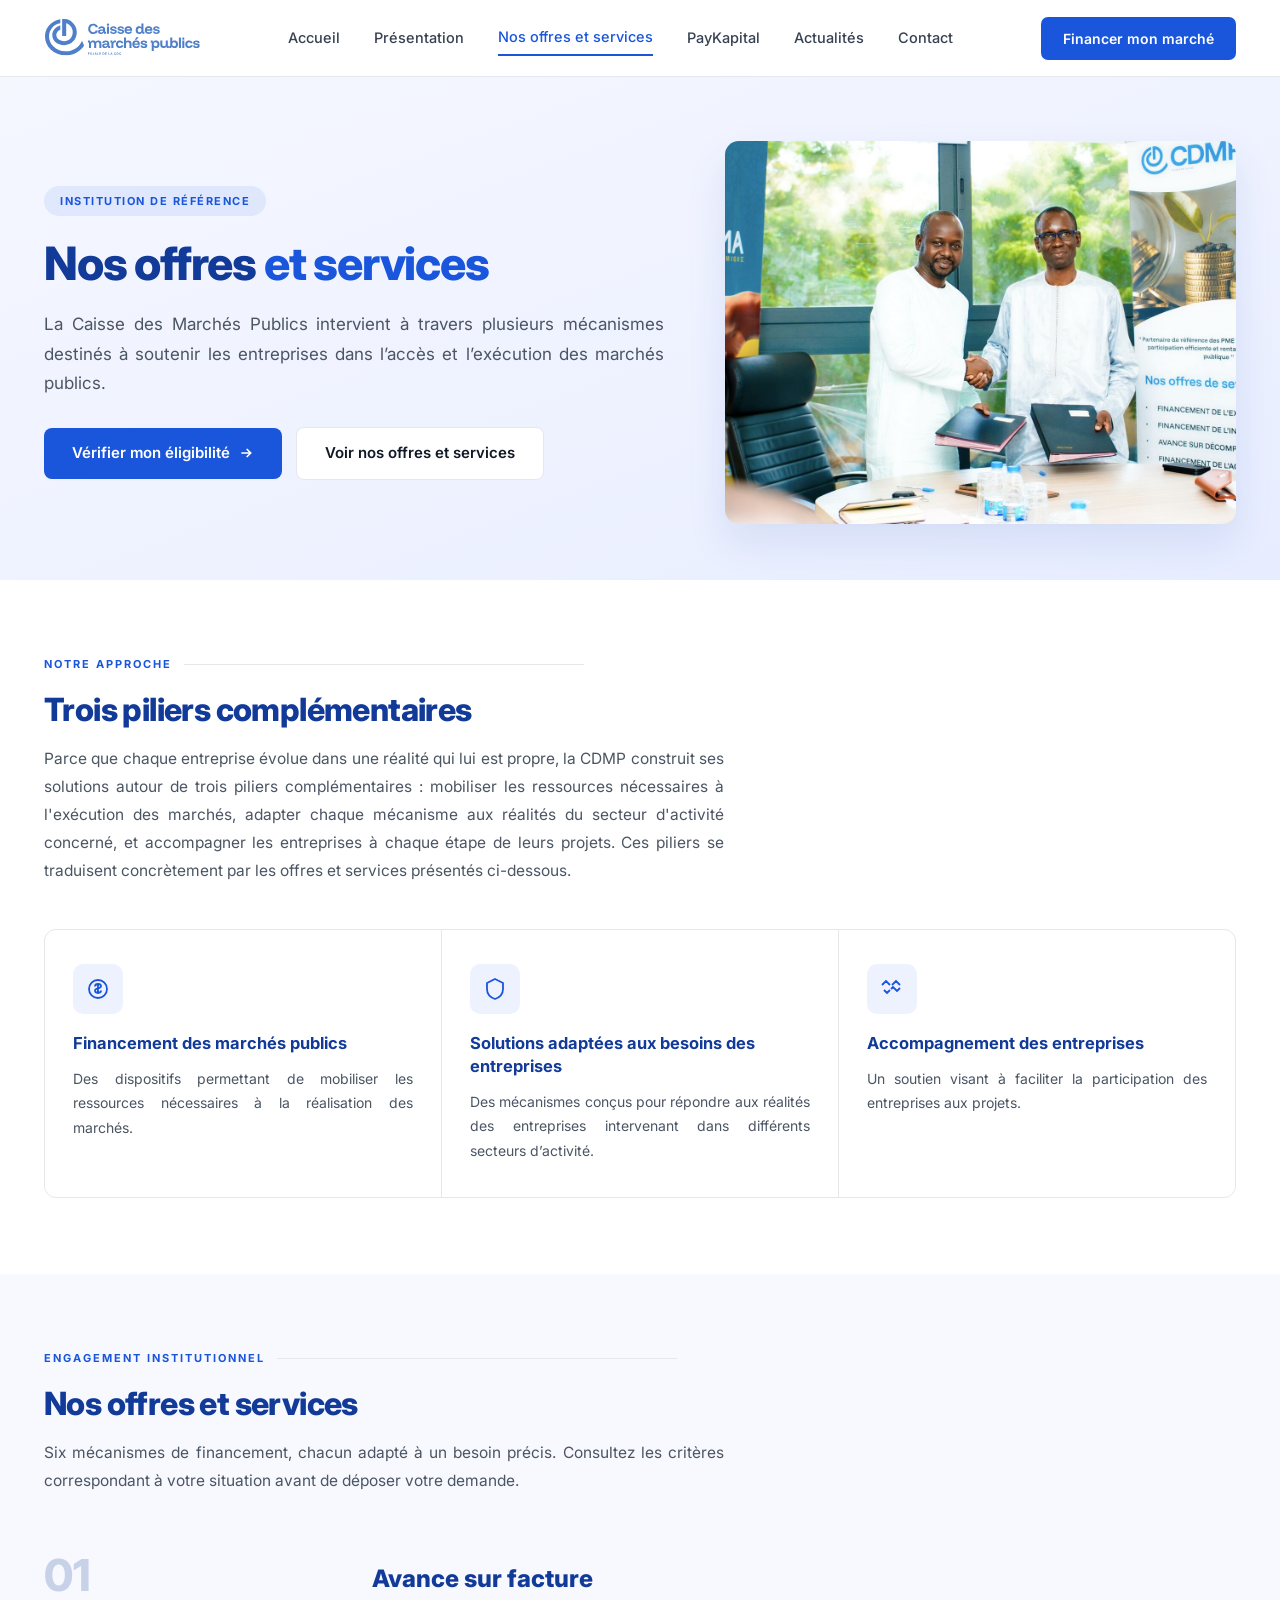
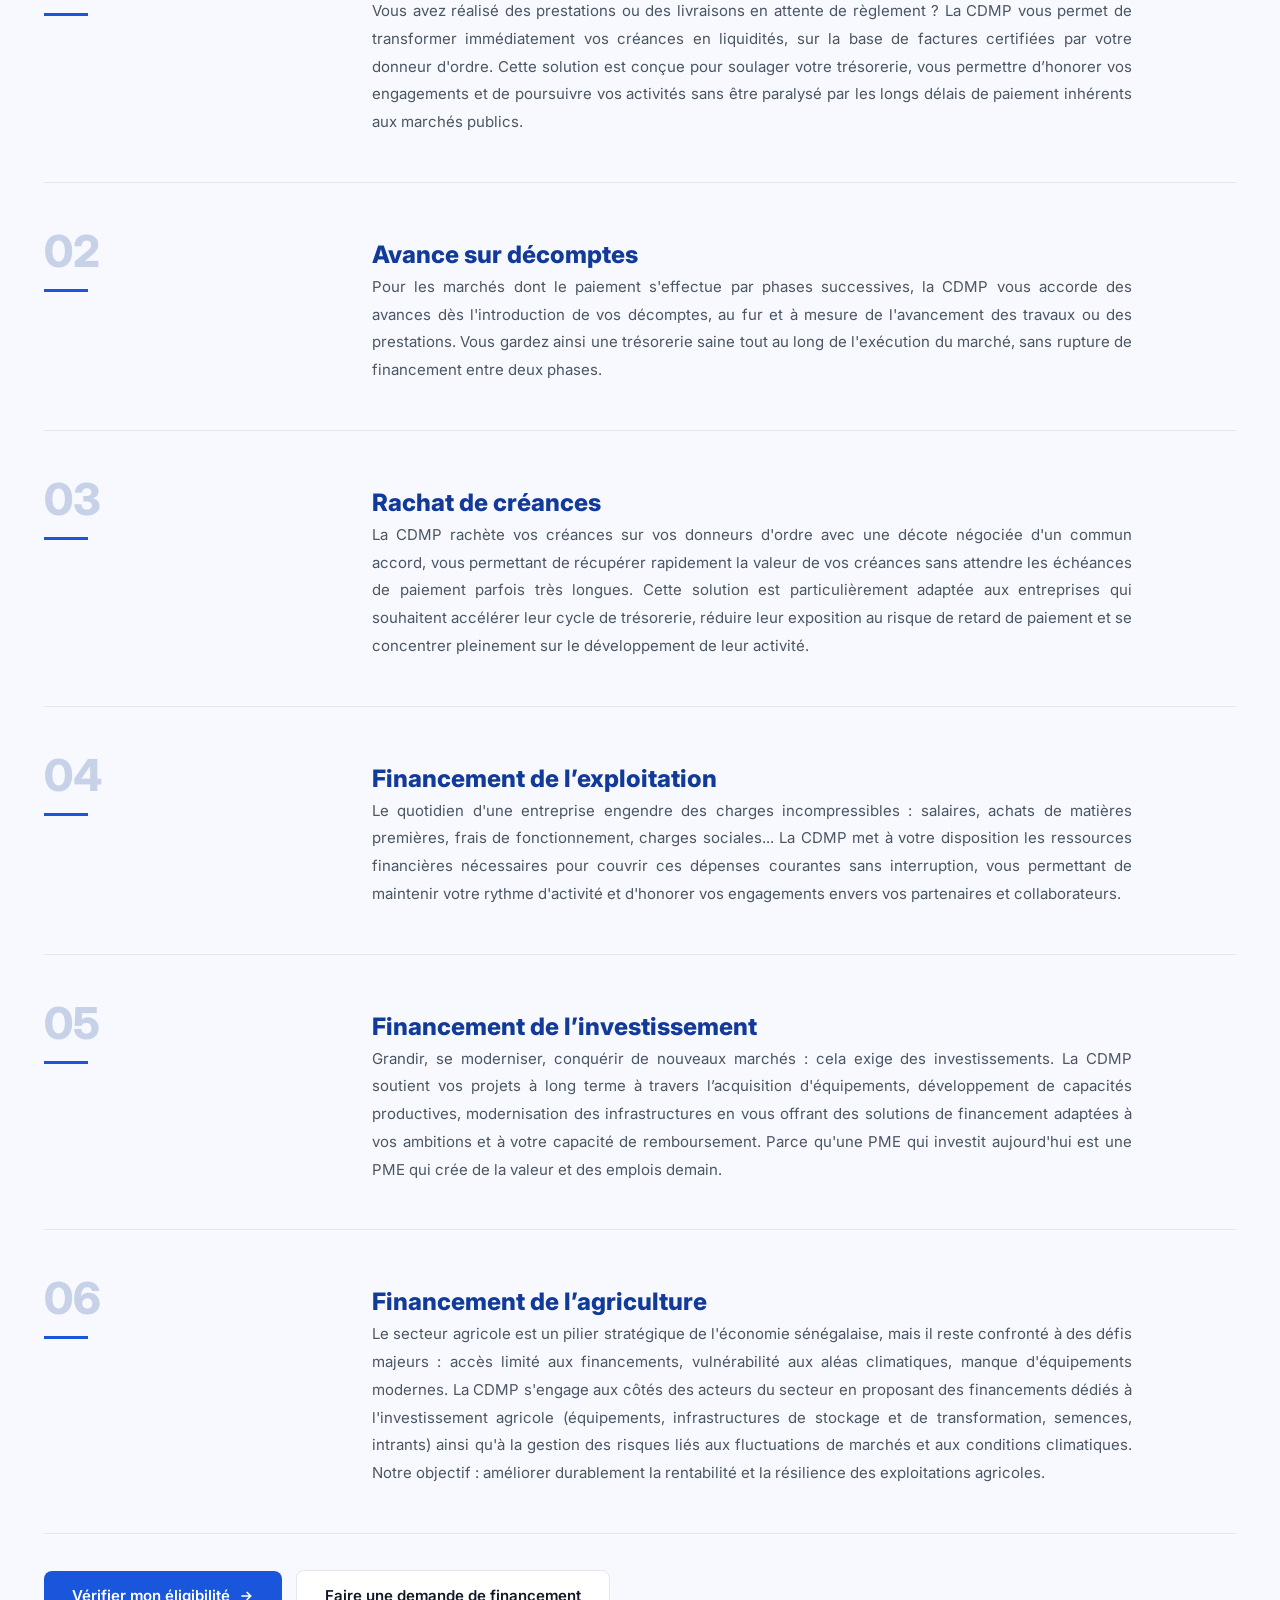
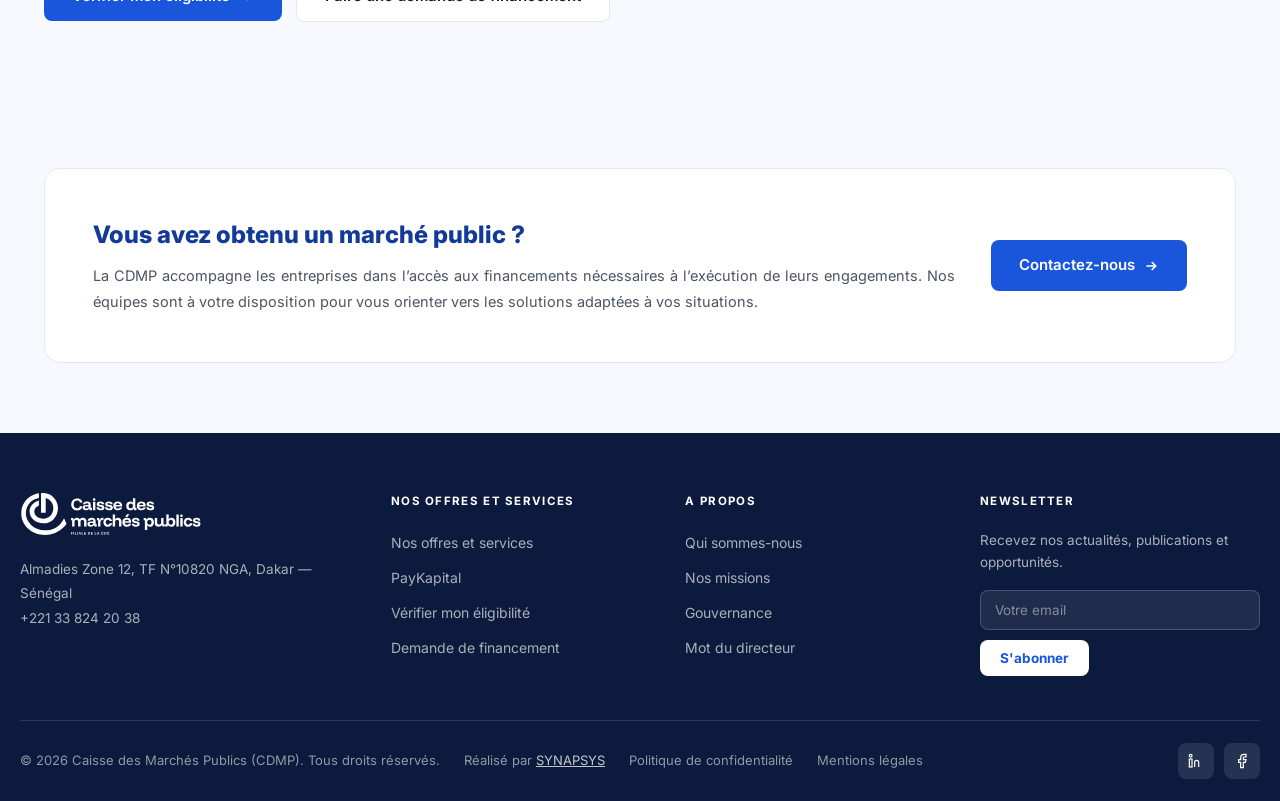
<file: domaines-intervention.html>
<!DOCTYPE html>
<html lang="fr">
<head>
<meta charset="UTF-8"/>
<meta name="viewport" content="width=device-width, initial-scale=1.0"/>
<title>Nos offres et services — CDMP</title>
<link rel="stylesheet" href="css/style.css"/>
</head>
<body>
<header class="site-header">
<div class="nav-inner">
<a href="index.html" class="logo"><img src="img/cdmp-logo.svg" alt="CDMP - Caisse des Marchés Publics" class="logo-img"/></a>
<input type="checkbox" id="nav-toggle" class="nav-toggle-checkbox"/>
<nav class="nav-links">
<div class="nav-item"><a class="" href="index.html">Accueil</a></div>
<div class="nav-item"><a class="" href="presentation.html">Présentation</a>
<div class="mega">
<div class="mega-col"><h5>Institution</h5>
<a href="presentation.html#a-propos">A propos</a>
<a href="presentation.html#missions">Missions</a>
<a href="presentation.html#gouvernance">Gouvernance</a>
<a href="presentation.html#mot-du-directeur">Mot du directeur</a>
</div>
</div></div>
<div class="nav-item"><a class="active" href="domaines-intervention.html">Nos offres et services</a>
<div class="mega">
<div class="mega-col"><h5>Domaines d'intervention</h5>
<a href="domaines-intervention.html#offres">Nos offres et services</a>
<a href="domaines-intervention.html#approche">Notre approche</a>
<a href="eligibilite.html">Vérifier mon éligibilité</a>
</div>
</div></div>
<div class="nav-item"><a class="" href="paykapital.html">PayKapital</a></div>
<div class="nav-item"><a class="" href="actualites.html">Actualités</a>
<div class="mega">
<div class="mega-col"><h5>Suivre la CDMP</h5>
<a href="actualites.html#realisations">Réalisations</a>
<a href="actualites.html#publications">Actualités &amp; publications</a>
</div>
</div></div>
<div class="nav-item"><a class="" href="contact.html">Contact</a></div>
<a href="demande-financement.html" class="btn-nav btn-nav-mobile">Financer mon marché</a>
</nav>
<a href="demande-financement.html" class="btn-nav btn-nav-desktop">Financer mon marché</a>
<label for="nav-toggle" class="burger" aria-label="Ouvrir le menu"><span></span><span></span><span></span></label>
</div>
</header>

<section class="page-hero">
<div class="wrap hero-split">
<div>
<span class="eyebrow">INSTITUTION DE RÉFÉRENCE</span>
<h1>Nos offres <span>et services</span></h1>
<p class="lead">La Caisse des Marchés Publics intervient à travers plusieurs mécanismes destinés à soutenir les entreprises dans l’accès et l’exécution des marchés publics.</p>
<div class="btn-row" style="margin-top:28px;"><a href="eligibilite.html" class="btn-primary">Vérifier mon éligibilité <svg width="16" height="16" viewBox="0 0 24 24" fill="none" stroke="currentColor" stroke-width="2.5"><path d="M5 12h14M13 6l6 6-6 6"/></svg></a><a href="#offres" class="btn-outline">Voir nos offres et services</a></div>
</div>
<figure class="photo ratio-4-3"><img src="img/photos/convention-al-rahma-signature.jpg" alt="Signature d'une convention de la CDMP devant le kakémono présentant ses offres de services" width="1600" height="900"/></figure>
</div>
</section>

<section id="approche">
<div class="wrap">
<div class="eyebrow-line">NOTRE APPROCHE</div>
<h2 class="section-title">Trois piliers complémentaires</h2>
<p class="section-sub">Parce que chaque entreprise évolue dans une réalité qui lui est propre, la CDMP construit ses solutions autour de trois piliers complémentaires : mobiliser les ressources nécessaires à l'exécution des marchés, adapter chaque mécanisme aux réalités du secteur d'activité concerné, et accompagner les entreprises à chaque étape de leurs projets. Ces piliers se traduisent concrètement par les offres et services présentés ci-dessous.</p>
<div class="card-grid">
<div class="card"><div class="card-icon"><svg viewBox="0 0 24 24" fill="none" stroke="currentColor" stroke-width="1.8"><circle cx="12" cy="12" r="9"/><path d="M12 7v10M9 9.5c0-1.4 1.3-2.5 3-2.5s3 1 3 2.2c0 2.8-6 1.6-6 4.3 0 1.3 1.3 2.3 3 2.3s3-1 3-2.3"/></svg></div><h3>Financement des marchés publics</h3><p>Des dispositifs permettant de mobiliser les ressources nécessaires à la réalisation des marchés.</p></div>
<div class="card"><div class="card-icon"><svg viewBox="0 0 24 24" fill="none" stroke="currentColor" stroke-width="1.8"><path d="M12 2l8 4v6c0 5-3.4 8.4-8 10-4.6-1.6-8-5-8-10V6l8-4z"/></svg></div><h3>Solutions adaptées aux besoins des entreprises</h3><p>Des mécanismes conçus pour répondre aux réalités des entreprises intervenant dans différents secteurs d’activité.</p></div>
<div class="card"><div class="card-icon"><svg viewBox="0 0 24 24" fill="none" stroke="currentColor" stroke-width="1.8"><path d="M11 12l2-2 4 4 3-3M4 13l3 3 3-3M2 8l4-4 4 4M12 8l4-4 4 4"/></svg></div><h3>Accompagnement des entreprises</h3><p>Un soutien visant à faciliter la participation des entreprises aux projets.</p></div>
</div>
</div>
</section>

<section id="offres" class="section-alt">
<div class="wrap">
<div class="eyebrow-line">ENGAGEMENT INSTITUTIONNEL</div>
<h2 class="section-title">Nos offres et services</h2>
<p class="section-sub" style="margin-bottom:12px;">Six mécanismes de financement, chacun adapté à un besoin précis. Consultez les critères correspondant à votre situation avant de déposer votre demande.</p>
<div class="domain-block">
<div><div class="domain-num">01</div><div class="bar"></div></div>
<div class="domain-body"><h3>Avance sur facture</h3><p>Vous avez réalisé des prestations ou des livraisons en attente de règlement ? La CDMP vous permet de transformer immédiatement vos créances en liquidités, sur la base de factures certifiées par votre donneur d'ordre. Cette solution est conçue pour soulager votre trésorerie, vous permettre d’honorer vos engagements et de poursuivre vos activités sans être paralysé par les longs délais de paiement inhérents aux marchés publics.</p></div>
</div><div class="domain-block">
<div><div class="domain-num">02</div><div class="bar"></div></div>
<div class="domain-body"><h3>Avance sur décomptes</h3><p>Pour les marchés dont le paiement s'effectue par phases successives, la CDMP vous accorde des avances dès l'introduction de vos décomptes, au fur et à mesure de l'avancement des travaux ou des prestations. Vous gardez ainsi une trésorerie saine tout au long de l'exécution du marché, sans rupture de financement entre deux phases.</p></div>
</div><div class="domain-block">
<div><div class="domain-num">03</div><div class="bar"></div></div>
<div class="domain-body"><h3>Rachat de créances</h3><p>La CDMP rachète vos créances sur vos donneurs d'ordre avec une décote négociée d'un commun accord, vous permettant de récupérer rapidement la valeur de vos créances sans attendre les échéances de paiement parfois très longues. Cette solution est particulièrement adaptée aux entreprises qui souhaitent accélérer leur cycle de trésorerie, réduire leur exposition au risque de retard de paiement et se concentrer pleinement sur le développement de leur activité.</p></div>
</div><div class="domain-block">
<div><div class="domain-num">04</div><div class="bar"></div></div>
<div class="domain-body"><h3>Financement de l’exploitation</h3><p>Le quotidien d'une entreprise engendre des charges incompressibles : salaires, achats de matières premières, frais de fonctionnement, charges sociales... La CDMP met à votre disposition les ressources financières nécessaires pour couvrir ces dépenses courantes sans interruption, vous permettant de maintenir votre rythme d'activité et d'honorer vos engagements envers vos partenaires et collaborateurs.</p></div>
</div><div class="domain-block">
<div><div class="domain-num">05</div><div class="bar"></div></div>
<div class="domain-body"><h3>Financement de l’investissement</h3><p>Grandir, se moderniser, conquérir de nouveaux marchés : cela exige des investissements. La CDMP soutient vos projets à long terme à travers l’acquisition d'équipements, développement de capacités productives, modernisation des infrastructures en vous offrant des solutions de financement adaptées à vos ambitions et à votre capacité de remboursement. Parce qu'une PME qui investit aujourd'hui est une PME qui crée de la valeur et des emplois demain.</p></div>
</div><div class="domain-block">
<div><div class="domain-num">06</div><div class="bar"></div></div>
<div class="domain-body"><h3>Financement de l’agriculture</h3><p>Le secteur agricole est un pilier stratégique de l'économie sénégalaise, mais il reste confronté à des défis majeurs : accès limité aux financements, vulnérabilité aux aléas climatiques, manque d'équipements modernes. La CDMP s'engage aux côtés des acteurs du secteur en proposant des financements dédiés à l'investissement agricole (équipements, infrastructures de stockage et de transformation, semences, intrants) ainsi qu'à la gestion des risques liés aux fluctuations de marchés et aux conditions climatiques. Notre objectif : améliorer durablement la rentabilité et la résilience des exploitations agricoles.</p></div>
</div>
<div class="btn-row" style="margin-top:36px;"><a href="eligibilite.html" class="btn-primary">Vérifier mon éligibilité <svg width="16" height="16" viewBox="0 0 24 24" fill="none" stroke="currentColor" stroke-width="2.5"><path d="M5 12h14M13 6l6 6-6 6"/></svg></a><a href="demande-financement.html" class="btn-outline">Faire une demande de financement</a></div>
</div>
</section>

<section class="cta-box-section">
<div class="wrap">
<div class="cta-box">
<div>
<h2>Vous avez obtenu un marché public ?</h2>
<p>La CDMP accompagne les entreprises dans l’accès aux financements nécessaires à l’exécution de leurs engagements. Nos équipes sont à votre disposition pour vous orienter vers les solutions adaptées à vos situations.</p>
</div>
<a href="contact.html" class="btn-primary">Contactez-nous <svg width="16" height="16" viewBox="0 0 24 24" fill="none" stroke="currentColor" stroke-width="2.5"><path d="M5 12h14M13 6l6 6-6 6"/></svg></a>
</div>
</div>
</section>

<footer class="site-footer">
<div class="wrap footer-top">
<div class="footer-brand">
<a href="index.html" class="logo"><img src="img/cdmp-logo.svg" alt="CDMP - Caisse des Marchés Publics" class="logo-img logo-img-white"/></a>
<p class="footer-contact-line">Almadies Zone 12, TF N°10820 NGA, Dakar — Sénégal<br/>+221 33 824 20 38</p>
</div>
<div class="footer-col"><h4>Nos offres et services</h4><ul>
<li><a href="domaines-intervention.html#offres">Nos offres et services</a></li>
<li><a href="paykapital.html">PayKapital</a></li>
<li><a href="eligibilite.html">Vérifier mon éligibilité</a></li>
<li><a href="demande-financement.html">Demande de financement</a></li>
</ul></div>
<div class="footer-col"><h4>A propos</h4><ul>
<li><a href="presentation.html#a-propos">Qui sommes-nous</a></li>
<li><a href="presentation.html#missions">Nos missions</a></li>
<li><a href="presentation.html#gouvernance">Gouvernance</a></li>
<li><a href="presentation.html#mot-du-directeur">Mot du directeur</a></li>
</ul></div>
<div class="footer-col"><h4>Newsletter</h4>
<p class="footer-newsletter-text">Recevez nos actualités, publications et opportunités.</p>
<form class="footer-newsletter-form" data-formulaire="newsletter" action="api/envoi.php" method="post">
<input type="text" name="site_hp" class="hp-field" tabindex="-1" autocomplete="off" aria-hidden="true"/>
<input type="email" name="email" required placeholder="Votre email" aria-label="Adresse email"/>
<button type="submit" class="btn-white">S'abonner</button>
</form>
</div>
</div>
<div class="wrap footer-bottom">
<div class="footer-bottom-left">
<span>© 2026 Caisse des Marchés Publics (CDMP). Tous droits réservés.</span>
<span class="footer-credit">Réalisé par <a href="https://synapsys.sn/" target="_blank" rel="noopener">SYNAPSYS</a></span>
<div class="links"><a href="#">Politique de confidentialité</a><a href="#">Mentions légales</a></div>
</div>
<div class="social-row social-row-footer">
<a href="https://www.linkedin.com/company/cdmp/" target="_blank" rel="noopener" aria-label="LinkedIn CDMP"><svg viewBox="0 0 24 24" fill="none" stroke="currentColor" stroke-width="1.8"><rect x="2" y="9" width="4" height="12"/><circle cx="4" cy="4" r="2"/><path d="M10 21v-7a3 3 0 0 1 6 0v7M10 12v9"/></svg></a>
<a href="https://www.facebook.com/CDMPSA" target="_blank" rel="noopener" aria-label="Facebook CDMP"><svg viewBox="0 0 24 24" fill="none" stroke="currentColor" stroke-width="1.8"><path d="M18 2h-3a5 5 0 0 0-5 5v3H7v4h3v8h4v-8h3l1-4h-4V7a1 1 0 0 1 1-1h3z"/></svg></a>
</div>
</div>
</footer>
<script src="js/site.js" defer></script>
</body>
</html>
</file>
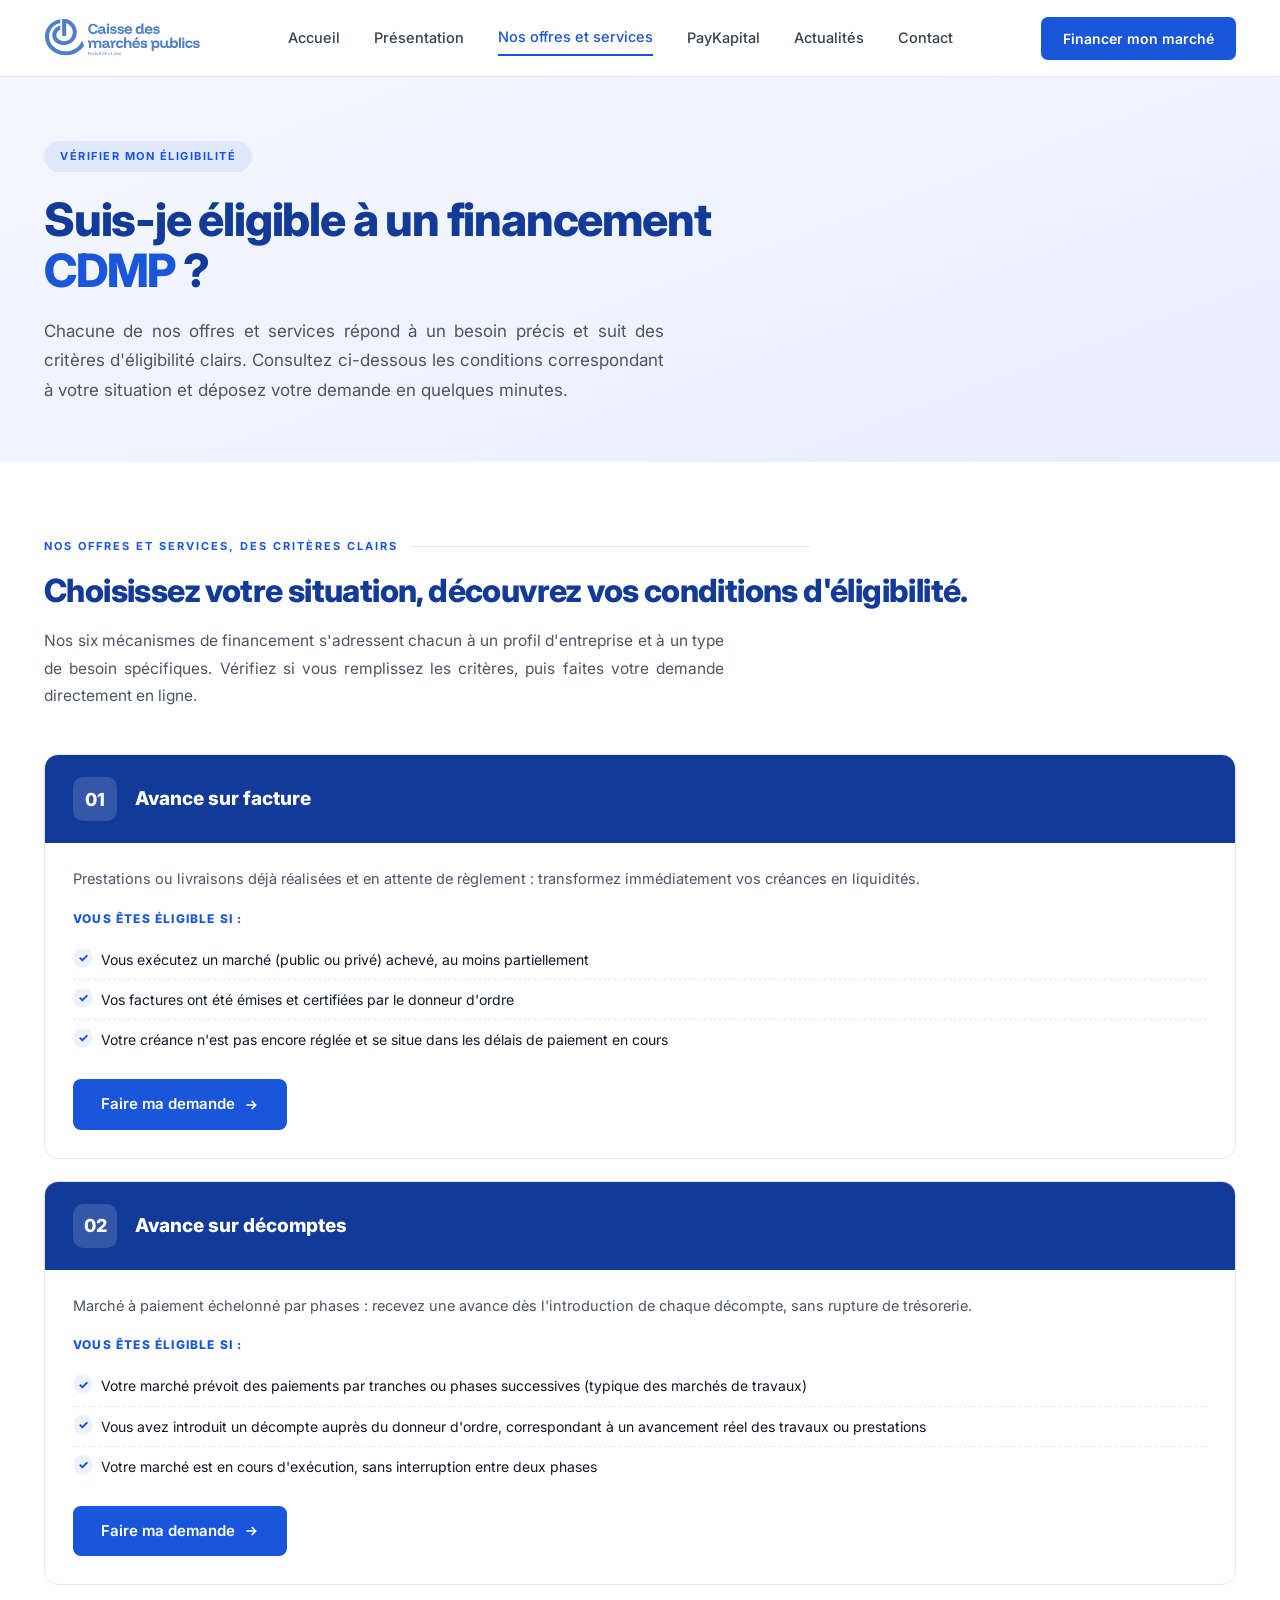
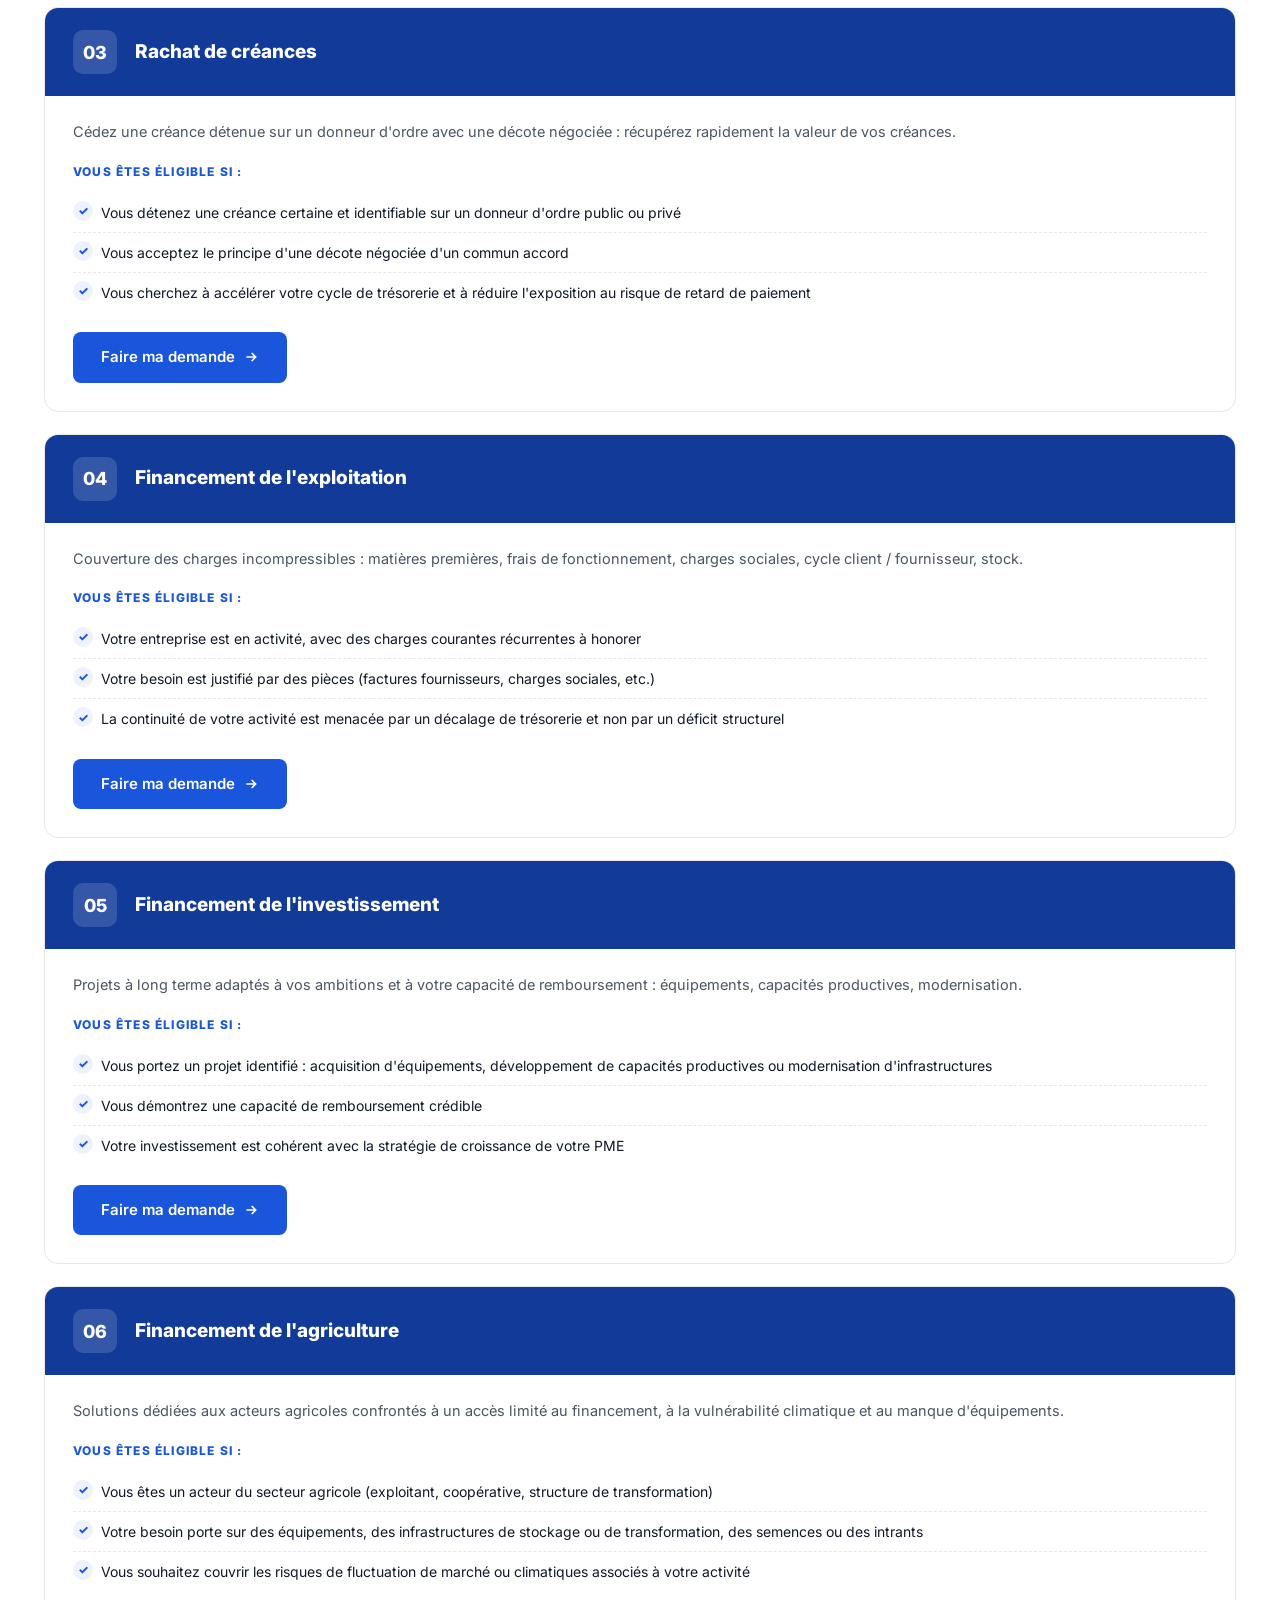
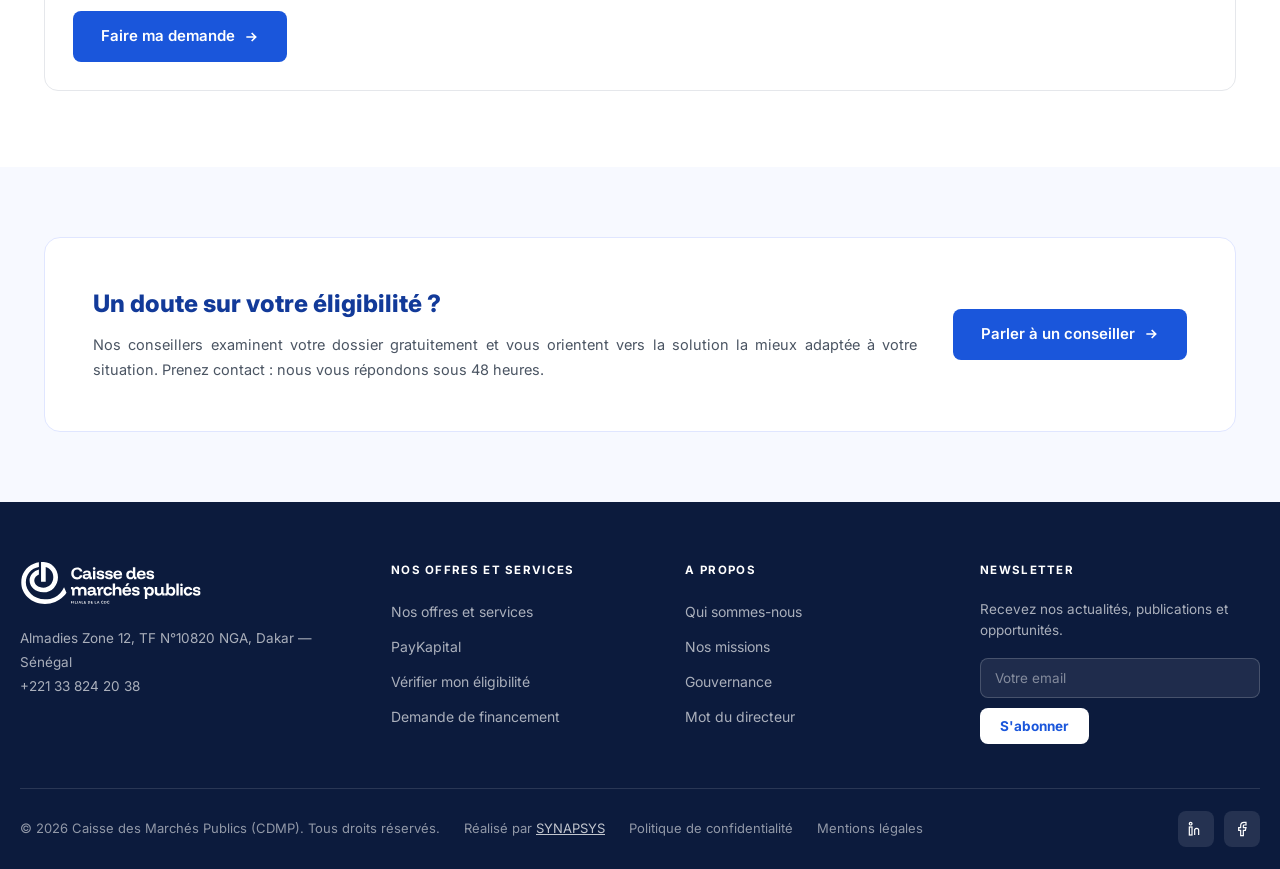
<file: eligibilite.html>
<!DOCTYPE html>
<html lang="fr">
<head>
<meta charset="UTF-8"/>
<meta name="viewport" content="width=device-width, initial-scale=1.0"/>
<title>Vérifier mon éligibilité — CDMP</title>
<link rel="stylesheet" href="css/style.css"/>
<style>
.elig-grid{display:grid;grid-template-columns:1fr;gap:22px;margin-top:12px;}
.elig-card{background:#fff;border:1px solid var(--border);border-radius:14px;padding:0;overflow:hidden;transition:box-shadow .2s ease;}
.elig-card:hover{box-shadow:0 18px 40px rgba(18,58,153,0.08);}
.elig-head{background:var(--blue-dark);color:#fff;padding:22px 28px;display:flex;align-items:center;gap:18px;}
.elig-head .num{background:rgba(255,255,255,0.15);width:44px;height:44px;border-radius:10px;display:flex;align-items:center;justify-content:center;font-weight:800;font-size:18px;flex-shrink:0;}
.elig-head h3{font-size:19px;font-weight:800;margin:0;color:#fff;}
.elig-body{padding:24px 28px 28px;}
.elig-body p.intro{font-size:14.5px;color:var(--gray);line-height:1.7;margin-bottom:18px;text-align:justify;}
.elig-body h4{font-size:12px;font-weight:800;text-transform:uppercase;letter-spacing:1.2px;color:var(--blue);margin-bottom:12px;}
.elig-body ul{list-style:none;padding:0;margin:0;}
.elig-body ul li{position:relative;padding:8px 0 8px 28px;font-size:14px;color:var(--ink);line-height:1.65;border-bottom:1px dashed var(--border);}
.elig-body ul li:last-child{border-bottom:none;}
.elig-body ul li::before{content:'✓';position:absolute;left:0;top:8px;width:20px;height:20px;background:var(--blue-light);color:var(--blue);border-radius:50%;font-size:12px;font-weight:800;display:flex;align-items:center;justify-content:center;}
.elig-cta{margin-top:20px;}
</style>
</head>
<body>
<header class="site-header">
<div class="nav-inner">
<a href="index.html" class="logo"><img src="img/cdmp-logo.svg" alt="CDMP - Caisse des Marchés Publics" class="logo-img"/></a>
<input type="checkbox" id="nav-toggle" class="nav-toggle-checkbox"/>
<nav class="nav-links">
<div class="nav-item"><a class="" href="index.html">Accueil</a></div>
<div class="nav-item"><a class="" href="presentation.html">Présentation</a>
<div class="mega">
<div class="mega-col"><h5>Institution</h5>
<a href="presentation.html#a-propos">A propos</a>
<a href="presentation.html#missions">Missions</a>
<a href="presentation.html#gouvernance">Gouvernance</a>
<a href="presentation.html#mot-du-directeur">Mot du directeur</a>
</div>
</div></div>
<div class="nav-item"><a class="active" href="domaines-intervention.html">Nos offres et services</a>
<div class="mega">
<div class="mega-col"><h5>Domaines d'intervention</h5>
<a href="domaines-intervention.html#offres">Nos offres et services</a>
<a href="domaines-intervention.html#approche">Notre approche</a>
<a href="eligibilite.html">Vérifier mon éligibilité</a>
</div>
</div></div>
<div class="nav-item"><a class="" href="paykapital.html">PayKapital</a></div>
<div class="nav-item"><a class="" href="actualites.html">Actualités</a>
<div class="mega">
<div class="mega-col"><h5>Suivre la CDMP</h5>
<a href="actualites.html#realisations">Réalisations</a>
<a href="actualites.html#publications">Actualités &amp; publications</a>
</div>
</div></div>
<div class="nav-item"><a class="" href="contact.html">Contact</a></div>
<a href="demande-financement.html" class="btn-nav btn-nav-mobile">Financer mon marché</a>
</nav>
<a href="demande-financement.html" class="btn-nav btn-nav-desktop">Financer mon marché</a>
<label for="nav-toggle" class="burger" aria-label="Ouvrir le menu"><span></span><span></span><span></span></label>
</div>
</header>

<section class="page-hero">
<div class="wrap">
<span class="eyebrow">VÉRIFIER MON ÉLIGIBILITÉ</span>
<h1>Suis-je éligible à un financement <span>CDMP</span>&nbsp;?</h1>
<p class="lead">Chacune de nos offres et services répond à un besoin précis et suit des critères d'éligibilité clairs. Consultez ci-dessous les conditions correspondant à votre situation et déposez votre demande en quelques minutes.</p>
</div>
</section>

<section>
<div class="wrap">
<div class="eyebrow-line">NOS OFFRES ET SERVICES, DES CRITÈRES CLAIRS</div>
<h2 class="section-title">Choisissez votre situation, découvrez vos conditions d'éligibilité.</h2>
<p class="section-sub">Nos six mécanismes de financement s'adressent chacun à un profil d'entreprise et à un type de besoin spécifiques. Vérifiez si vous remplissez les critères, puis faites votre demande directement en ligne.</p>

<div class="elig-grid">

<div class="elig-card">
<div class="elig-head"><div class="num">01</div><h3>Avance sur facture</h3></div>
<div class="elig-body">
<p class="intro">Prestations ou livraisons déjà réalisées et en attente de règlement&nbsp;: transformez immédiatement vos créances en liquidités.</p>
<h4>Vous êtes éligible si&nbsp;:</h4>
<ul>
<li>Vous exécutez un marché (public ou privé) achevé, au moins partiellement</li>
<li>Vos factures ont été émises et certifiées par le donneur d'ordre</li>
<li>Votre créance n'est pas encore réglée et se situe dans les délais de paiement en cours</li>
</ul>
<div class="elig-cta"><a href="demande-financement.html?service=avance-facture" class="btn-primary">Faire ma demande <svg width="16" height="16" viewBox="0 0 24 24" fill="none" stroke="currentColor" stroke-width="2.5"><path d="M5 12h14M13 6l6 6-6 6"/></svg></a></div>
</div>
</div>

<div class="elig-card">
<div class="elig-head"><div class="num">02</div><h3>Avance sur décomptes</h3></div>
<div class="elig-body">
<p class="intro">Marché à paiement échelonné par phases&nbsp;: recevez une avance dès l'introduction de chaque décompte, sans rupture de trésorerie.</p>
<h4>Vous êtes éligible si&nbsp;:</h4>
<ul>
<li>Votre marché prévoit des paiements par tranches ou phases successives (typique des marchés de travaux)</li>
<li>Vous avez introduit un décompte auprès du donneur d'ordre, correspondant à un avancement réel des travaux ou prestations</li>
<li>Votre marché est en cours d'exécution, sans interruption entre deux phases</li>
</ul>
<div class="elig-cta"><a href="demande-financement.html?service=avance-decompte" class="btn-primary">Faire ma demande <svg width="16" height="16" viewBox="0 0 24 24" fill="none" stroke="currentColor" stroke-width="2.5"><path d="M5 12h14M13 6l6 6-6 6"/></svg></a></div>
</div>
</div>

<div class="elig-card">
<div class="elig-head"><div class="num">03</div><h3>Rachat de créances</h3></div>
<div class="elig-body">
<p class="intro">Cédez une créance détenue sur un donneur d'ordre avec une décote négociée&nbsp;: récupérez rapidement la valeur de vos créances.</p>
<h4>Vous êtes éligible si&nbsp;:</h4>
<ul>
<li>Vous détenez une créance certaine et identifiable sur un donneur d'ordre public ou privé</li>
<li>Vous acceptez le principe d'une décote négociée d'un commun accord</li>
<li>Vous cherchez à accélérer votre cycle de trésorerie et à réduire l'exposition au risque de retard de paiement</li>
</ul>
<div class="elig-cta"><a href="demande-financement.html?service=rachat-creance" class="btn-primary">Faire ma demande <svg width="16" height="16" viewBox="0 0 24 24" fill="none" stroke="currentColor" stroke-width="2.5"><path d="M5 12h14M13 6l6 6-6 6"/></svg></a></div>
</div>
</div>

<div class="elig-card">
<div class="elig-head"><div class="num">04</div><h3>Financement de l'exploitation</h3></div>
<div class="elig-body">
<p class="intro">Couverture des charges incompressibles&nbsp;: matières premières, frais de fonctionnement, charges sociales, cycle client / fournisseur, stock.</p>
<h4>Vous êtes éligible si&nbsp;:</h4>
<ul>
<li>Votre entreprise est en activité, avec des charges courantes récurrentes à honorer</li>
<li>Votre besoin est justifié par des pièces (factures fournisseurs, charges sociales, etc.)</li>
<li>La continuité de votre activité est menacée par un décalage de trésorerie et non par un déficit structurel</li>
</ul>
<div class="elig-cta"><a href="demande-financement.html?service=exploitation" class="btn-primary">Faire ma demande <svg width="16" height="16" viewBox="0 0 24 24" fill="none" stroke="currentColor" stroke-width="2.5"><path d="M5 12h14M13 6l6 6-6 6"/></svg></a></div>
</div>
</div>

<div class="elig-card">
<div class="elig-head"><div class="num">05</div><h3>Financement de l'investissement</h3></div>
<div class="elig-body">
<p class="intro">Projets à long terme adaptés à vos ambitions et à votre capacité de remboursement&nbsp;: équipements, capacités productives, modernisation.</p>
<h4>Vous êtes éligible si&nbsp;:</h4>
<ul>
<li>Vous portez un projet identifié&nbsp;: acquisition d'équipements, développement de capacités productives ou modernisation d'infrastructures</li>
<li>Vous démontrez une capacité de remboursement crédible</li>
<li>Votre investissement est cohérent avec la stratégie de croissance de votre PME</li>
</ul>
<div class="elig-cta"><a href="demande-financement.html?service=investissement" class="btn-primary">Faire ma demande <svg width="16" height="16" viewBox="0 0 24 24" fill="none" stroke="currentColor" stroke-width="2.5"><path d="M5 12h14M13 6l6 6-6 6"/></svg></a></div>
</div>
</div>

<div class="elig-card">
<div class="elig-head"><div class="num">06</div><h3>Financement de l'agriculture</h3></div>
<div class="elig-body">
<p class="intro">Solutions dédiées aux acteurs agricoles confrontés à un accès limité au financement, à la vulnérabilité climatique et au manque d'équipements.</p>
<h4>Vous êtes éligible si&nbsp;:</h4>
<ul>
<li>Vous êtes un acteur du secteur agricole (exploitant, coopérative, structure de transformation)</li>
<li>Votre besoin porte sur des équipements, des infrastructures de stockage ou de transformation, des semences ou des intrants</li>
<li>Vous souhaitez couvrir les risques de fluctuation de marché ou climatiques associés à votre activité</li>
</ul>
<div class="elig-cta"><a href="demande-financement.html?service=agriculture" class="btn-primary">Faire ma demande <svg width="16" height="16" viewBox="0 0 24 24" fill="none" stroke="currentColor" stroke-width="2.5"><path d="M5 12h14M13 6l6 6-6 6"/></svg></a></div>
</div>
</div>

</div>
</div>
</section>

<section class="cta-box-section">
<div class="wrap">
<div class="cta-box">
<div>
<h2>Un doute sur votre éligibilité&nbsp;?</h2>
<p>Nos conseillers examinent votre dossier gratuitement et vous orientent vers la solution la mieux adaptée à votre situation. Prenez contact&nbsp;: nous vous répondons sous 48&nbsp;heures.</p>
</div>
<a href="contact.html" class="btn-primary">Parler à un conseiller <svg width="16" height="16" viewBox="0 0 24 24" fill="none" stroke="currentColor" stroke-width="2.5"><path d="M5 12h14M13 6l6 6-6 6"/></svg></a>
</div>
</div>
</section>

<footer class="site-footer">
<div class="wrap footer-top">
<div class="footer-brand">
<a href="index.html" class="logo"><img src="img/cdmp-logo.svg" alt="CDMP - Caisse des Marchés Publics" class="logo-img logo-img-white"/></a>
<p class="footer-contact-line">Almadies Zone 12, TF N°10820 NGA, Dakar — Sénégal<br/>+221 33 824 20 38</p>
</div>
<div class="footer-col"><h4>Nos offres et services</h4><ul>
<li><a href="domaines-intervention.html#offres">Nos offres et services</a></li>
<li><a href="paykapital.html">PayKapital</a></li>
<li><a href="eligibilite.html">Vérifier mon éligibilité</a></li>
<li><a href="demande-financement.html">Demande de financement</a></li>
</ul></div>
<div class="footer-col"><h4>A propos</h4><ul>
<li><a href="presentation.html#a-propos">Qui sommes-nous</a></li>
<li><a href="presentation.html#missions">Nos missions</a></li>
<li><a href="presentation.html#gouvernance">Gouvernance</a></li>
<li><a href="presentation.html#mot-du-directeur">Mot du directeur</a></li>
</ul></div>
<div class="footer-col"><h4>Newsletter</h4>
<p class="footer-newsletter-text">Recevez nos actualités, publications et opportunités.</p>
<form class="footer-newsletter-form" data-formulaire="newsletter" action="api/envoi.php" method="post">
<input type="text" name="site_hp" class="hp-field" tabindex="-1" autocomplete="off" aria-hidden="true"/>
<input type="email" name="email" required placeholder="Votre email" aria-label="Adresse email"/>
<button type="submit" class="btn-white">S'abonner</button>
</form>
</div>
</div>
<div class="wrap footer-bottom">
<div class="footer-bottom-left">
<span>© 2026 Caisse des Marchés Publics (CDMP). Tous droits réservés.</span>
<span class="footer-credit">Réalisé par <a href="https://synapsys.sn/" target="_blank" rel="noopener">SYNAPSYS</a></span>
<div class="links"><a href="#">Politique de confidentialité</a><a href="#">Mentions légales</a></div>
</div>
<div class="social-row social-row-footer">
<a href="https://www.linkedin.com/company/cdmp/" target="_blank" rel="noopener" aria-label="LinkedIn CDMP"><svg viewBox="0 0 24 24" fill="none" stroke="currentColor" stroke-width="1.8"><rect x="2" y="9" width="4" height="12"/><circle cx="4" cy="4" r="2"/><path d="M10 21v-7a3 3 0 0 1 6 0v7M10 12v9"/></svg></a>
<a href="https://www.facebook.com/CDMPSA" target="_blank" rel="noopener" aria-label="Facebook CDMP"><svg viewBox="0 0 24 24" fill="none" stroke="currentColor" stroke-width="1.8"><path d="M18 2h-3a5 5 0 0 0-5 5v3H7v4h3v8h4v-8h3l1-4h-4V7a1 1 0 0 1 1-1h3z"/></svg></a>
</div>
</div>
</footer>
<script src="js/site.js" defer></script>
</body>
</html>
</file>
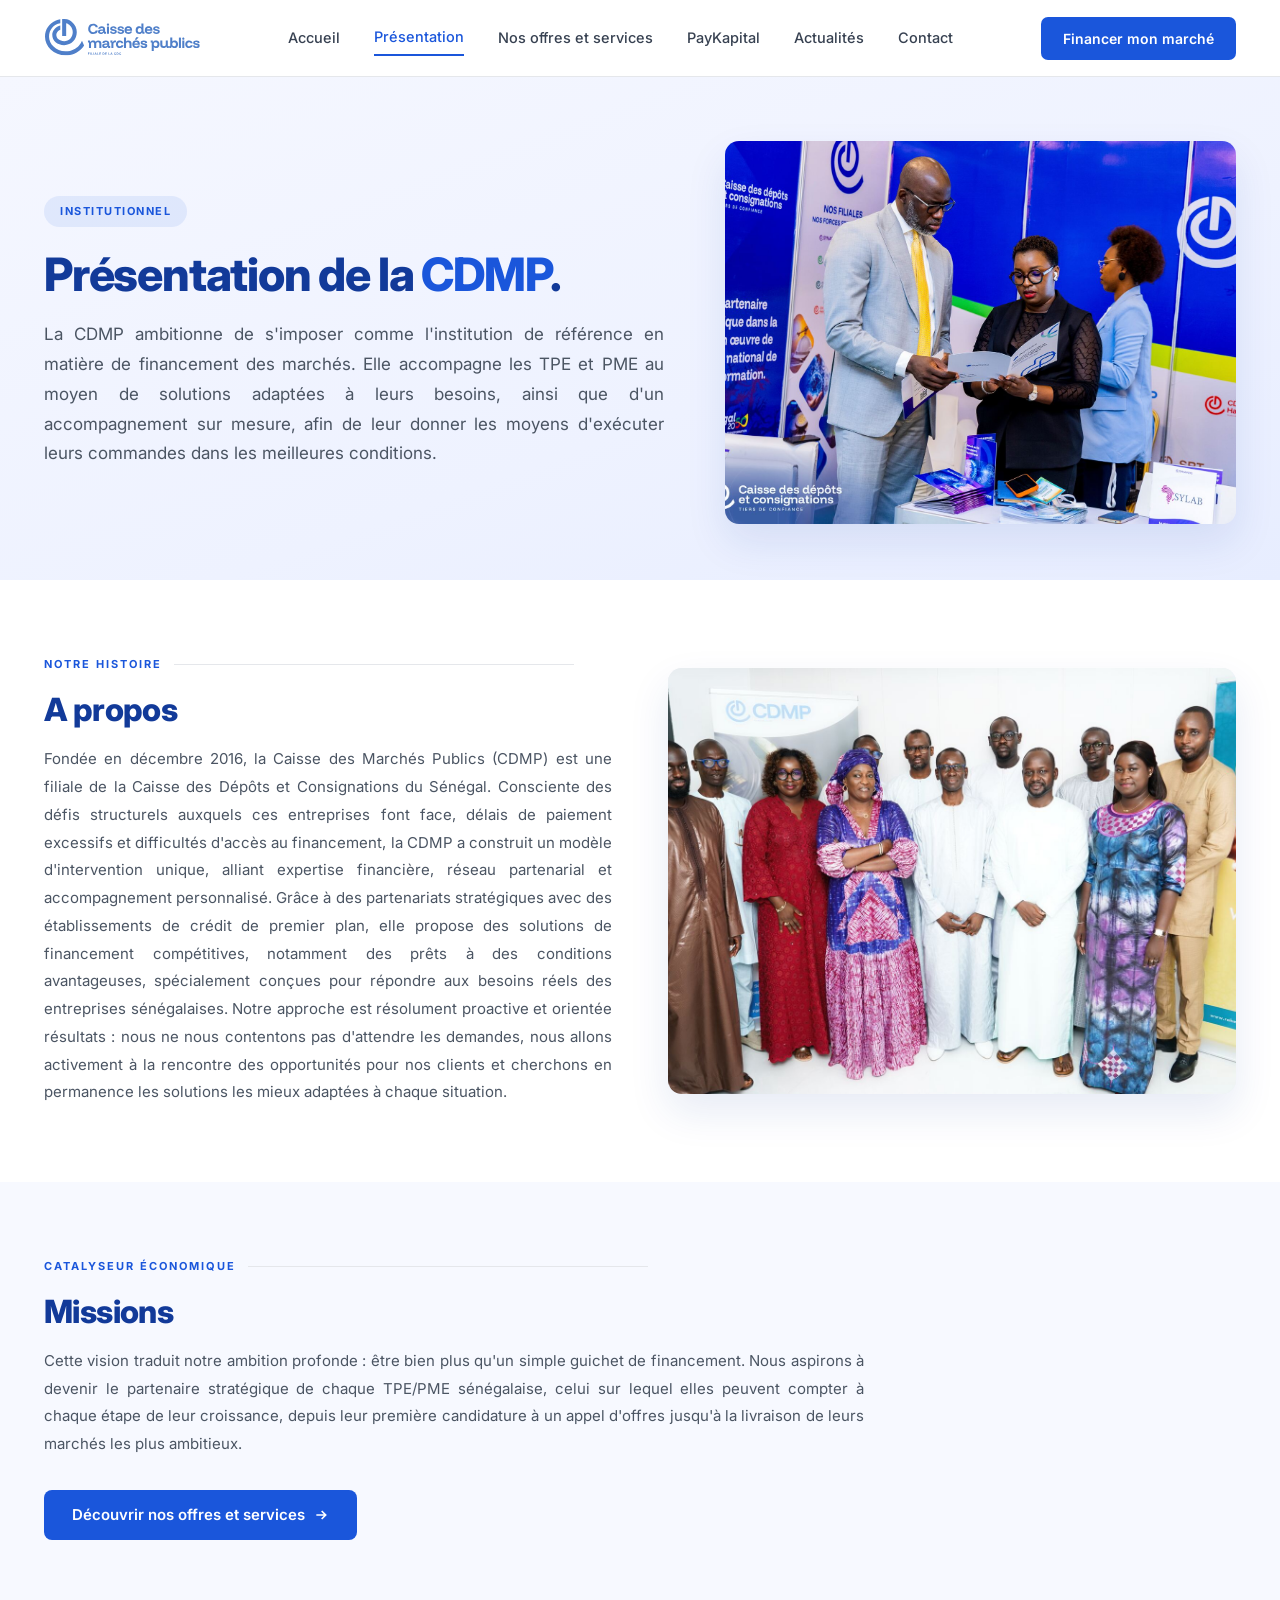
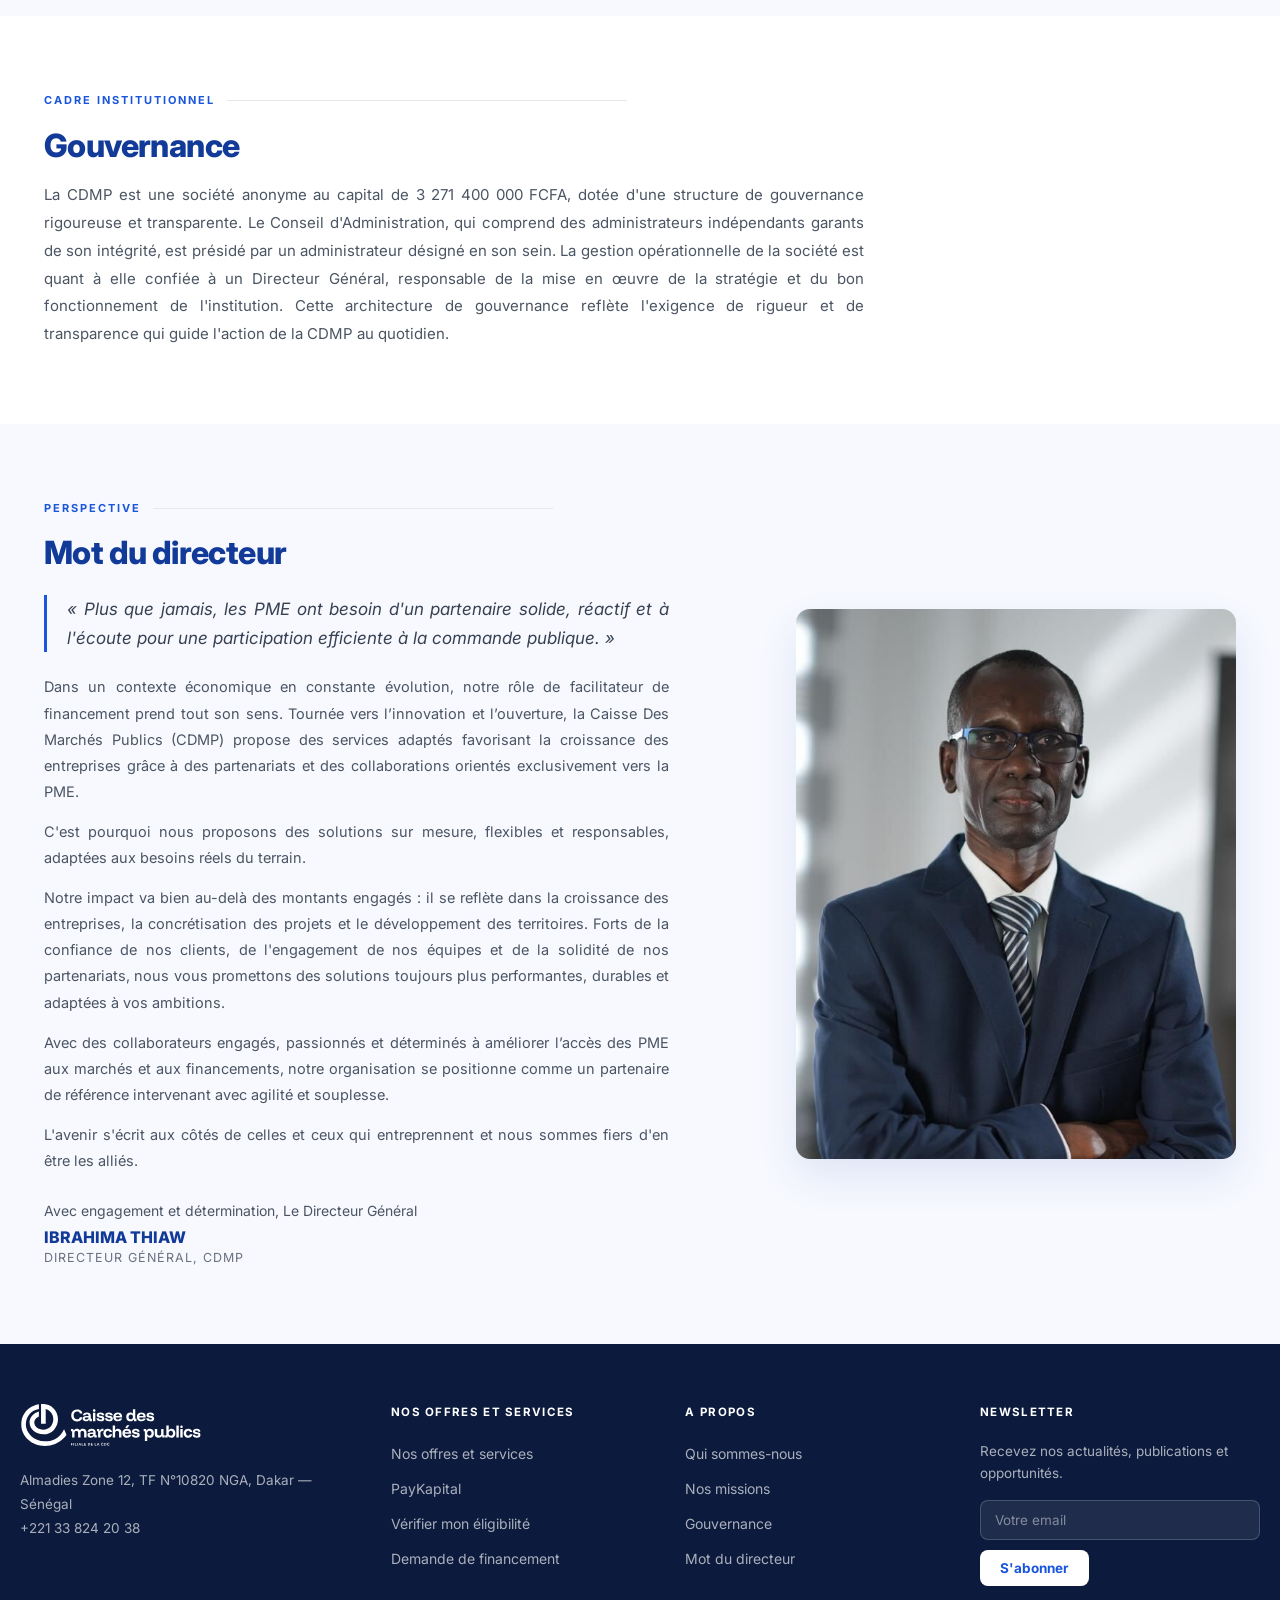
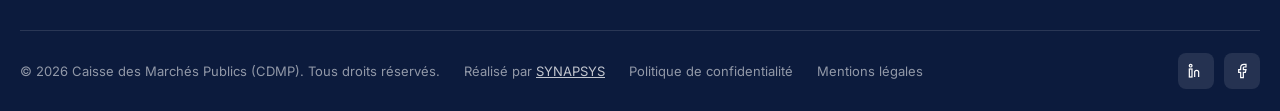
<file: presentation.html>
<!DOCTYPE html>
<html lang="fr">
<head>
<meta charset="UTF-8"/>
<meta name="viewport" content="width=device-width, initial-scale=1.0"/>
<title>Présentation — CDMP</title>
<link rel="stylesheet" href="css/style.css"/>
</head>
<body>
<header class="site-header">
<div class="nav-inner">
<a href="index.html" class="logo"><img src="img/cdmp-logo.svg" alt="CDMP - Caisse des Marchés Publics" class="logo-img"/></a>
<input type="checkbox" id="nav-toggle" class="nav-toggle-checkbox"/>
<nav class="nav-links">
<div class="nav-item"><a class="" href="index.html">Accueil</a></div>
<div class="nav-item"><a class="active" href="presentation.html">Présentation</a>
<div class="mega">
<div class="mega-col"><h5>Institution</h5>
<a href="presentation.html#a-propos">A propos</a>
<a href="presentation.html#missions">Missions</a>
<a href="presentation.html#gouvernance">Gouvernance</a>
<a href="presentation.html#mot-du-directeur">Mot du directeur</a>
</div>
</div></div>
<div class="nav-item"><a class="" href="domaines-intervention.html">Nos offres et services</a>
<div class="mega">
<div class="mega-col"><h5>Domaines d'intervention</h5>
<a href="domaines-intervention.html#offres">Nos offres et services</a>
<a href="domaines-intervention.html#approche">Notre approche</a>
<a href="eligibilite.html">Vérifier mon éligibilité</a>
</div>
</div></div>
<div class="nav-item"><a class="" href="paykapital.html">PayKapital</a></div>
<div class="nav-item"><a class="" href="actualites.html">Actualités</a>
<div class="mega">
<div class="mega-col"><h5>Suivre la CDMP</h5>
<a href="actualites.html#realisations">Réalisations</a>
<a href="actualites.html#publications">Actualités &amp; publications</a>
</div>
</div></div>
<div class="nav-item"><a class="" href="contact.html">Contact</a></div>
<a href="demande-financement.html" class="btn-nav btn-nav-mobile">Financer mon marché</a>
</nav>
<a href="demande-financement.html" class="btn-nav btn-nav-desktop">Financer mon marché</a>
<label for="nav-toggle" class="burger" aria-label="Ouvrir le menu"><span></span><span></span><span></span></label>
</div>
</header>

<section class="page-hero">
<div class="wrap hero-split">
<div>
<span class="eyebrow">INSTITUTIONNEL</span>
<h1>Présentation de la <span>CDMP</span>.</h1>
<p class="lead">La CDMP ambitionne de s'imposer comme l'institution de référence en matière de financement des marchés. Elle accompagne les TPE et PME au moyen de solutions adaptées à leurs besoins, ainsi que d'un accompagnement sur mesure, afin de leur donner les moyens d'exécuter leurs commandes dans les meilleures conditions.</p>
</div>
<figure class="photo ratio-4-3"><img src="img/photos/forum-cdc-stand.jpg" alt="Les équipes de la CDMP présentent leurs offres sur le stand de la Caisse des Dépôts et Consignations" width="1600" height="1067"/></figure>
</div>
</section>

<section id="a-propos">
<div class="wrap grid-2">
<div>
<div class="eyebrow-line">NOTRE HISTOIRE</div>
<h2 class="section-title">A propos</h2>
<p class="section-lead" style="margin-bottom:0;">Fondée en décembre 2016, la Caisse des Marchés Publics (CDMP) est une filiale de la Caisse des Dépôts et Consignations du Sénégal. Consciente des défis structurels auxquels ces entreprises font face, délais de paiement excessifs et difficultés d'accès au financement, la CDMP a construit un modèle d'intervention unique, alliant expertise financière, réseau partenarial et accompagnement personnalisé. Grâce à des partenariats stratégiques avec des établissements de crédit de premier plan, elle propose des solutions de financement compétitives, notamment des prêts à des conditions avantageuses, spécialement conçues pour répondre aux besoins réels des entreprises sénégalaises. Notre approche est résolument proactive et orientée résultats : nous ne nous contentons pas d'attendre les demandes, nous allons activement à la rencontre des opportunités pour nos clients et cherchons en permanence les solutions les mieux adaptées à chaque situation.</p>
</div>
<figure class="photo ratio-4-3"><img src="img/photos/convention-al-rahma-groupe.jpg" alt="Les équipes de la CDMP et d'Al Rahma Microfinance Islamique lors de la signature de leur convention" loading="lazy" width="1600" height="900"/></figure>
</div>
</section>

<section id="missions" class="section-alt">
<div class="wrap">
<div class="eyebrow-line">CATALYSEUR ÉCONOMIQUE</div>
<h2 class="section-title">Missions</h2>
<p class="section-lead wide" style="margin-bottom:32px;">Cette vision traduit notre ambition profonde : être bien plus qu'un simple guichet de financement. Nous aspirons à devenir le partenaire stratégique de chaque TPE/PME sénégalaise, celui sur lequel elles peuvent compter à chaque étape de leur croissance, depuis leur première candidature à un appel d'offres jusqu'à la livraison de leurs marchés les plus ambitieux.</p>
<a href="domaines-intervention.html#offres" class="btn-primary">Découvrir nos offres et services <svg width="16" height="16" viewBox="0 0 24 24" fill="none" stroke="currentColor" stroke-width="2.5"><path d="M5 12h14M13 6l6 6-6 6"/></svg></a>
</div>
</section>

<section id="gouvernance">
<div class="wrap">
<div class="eyebrow-line">CADRE INSTITUTIONNEL</div>
<h2 class="section-title">Gouvernance</h2>
<p class="section-lead wide" style="margin-bottom:0;">La CDMP est une société anonyme au capital de 3 271 400 000 FCFA, dotée d'une structure de gouvernance rigoureuse et transparente. Le Conseil d'Administration, qui comprend des administrateurs indépendants garants de son intégrité, est présidé par un administrateur désigné en son sein. La gestion opérationnelle de la société est quant à elle confiée à un Directeur Général, responsable de la mise en œuvre de la stratégie et du bon fonctionnement de l'institution. Cette architecture de gouvernance reflète l'exigence de rigueur et de transparence qui guide l'action de la CDMP au quotidien.</p>
</div>
</section>

<section id="mot-du-directeur" class="section-alt">
<div class="wrap hero-split">
<div>
<div class="eyebrow-line">PERSPECTIVE</div>
<h2 class="section-title">Mot du directeur</h2>
<div style="border-left:3px solid var(--blue);padding-left:20px;margin:22px 0;">
<p style="font-size:17px;color:#374151;font-style:italic;line-height:1.7;">« Plus que jamais, les PME ont besoin d'un partenaire solide, réactif et à l'écoute pour une participation efficiente à la commande publique. »</p>
</div>
<p style="font-size:14.5px;color:var(--gray);line-height:1.8;margin-bottom:14px;">Dans un contexte économique en constante évolution, notre rôle de facilitateur de financement prend tout son sens. Tournée vers l’innovation et l’ouverture, la Caisse Des Marchés Publics (CDMP) propose des services adaptés favorisant la croissance des entreprises grâce à des partenariats et des collaborations orientés exclusivement vers la PME.</p>
<p style="font-size:14.5px;color:var(--gray);line-height:1.8;margin-bottom:14px;">C'est pourquoi nous proposons des solutions sur mesure, flexibles et responsables, adaptées aux besoins réels du terrain.</p>
<p style="font-size:14.5px;color:var(--gray);line-height:1.8;margin-bottom:14px;">Notre impact va bien au-delà des montants engagés : il se reflète dans la croissance des entreprises, la concrétisation des projets et le développement des territoires. Forts de la confiance de nos clients, de l'engagement de nos équipes et de la solidité de nos partenariats, nous vous promettons des solutions toujours plus performantes, durables et adaptées à vos ambitions.</p>
<p style="font-size:14.5px;color:var(--gray);line-height:1.8;margin-bottom:14px;">Avec des collaborateurs engagés, passionnés et déterminés à améliorer l’accès des PME aux marchés et aux financements, notre organisation se positionne comme un partenaire de référence intervenant avec agilité et souplesse.</p>
<p style="font-size:14.5px;color:var(--gray);line-height:1.8;margin-bottom:26px;">L'avenir s'écrit aux côtés de celles et ceux qui entreprennent et nous sommes fiers d'en être les alliés.</p>
<p style="font-size:14px;color:var(--gray);margin-bottom:4px;">Avec engagement et détermination, Le Directeur Général</p>
<p style="font-weight:800;color:var(--blue-dark);font-size:16px;">IBRAHIMA THIAW</p>
<p style="font-size:12.5px;color:var(--gray-light);text-transform:uppercase;letter-spacing:1px;">Directeur Général, CDMP</p>
</div>
<figure class="photo portrait"><img src="img/photos/directeur-general.jpg" alt="Ibrahima Thiaw, Directeur Général de la CDMP" loading="lazy" width="607" height="1080" style="object-position:top;"/></figure>
</div>
</section>

<footer class="site-footer">
<div class="wrap footer-top">
<div class="footer-brand">
<a href="index.html" class="logo"><img src="img/cdmp-logo.svg" alt="CDMP - Caisse des Marchés Publics" class="logo-img logo-img-white"/></a>
<p class="footer-contact-line">Almadies Zone 12, TF N°10820 NGA, Dakar — Sénégal<br/>+221 33 824 20 38</p>
</div>
<div class="footer-col"><h4>Nos offres et services</h4><ul>
<li><a href="domaines-intervention.html#offres">Nos offres et services</a></li>
<li><a href="paykapital.html">PayKapital</a></li>
<li><a href="eligibilite.html">Vérifier mon éligibilité</a></li>
<li><a href="demande-financement.html">Demande de financement</a></li>
</ul></div>
<div class="footer-col"><h4>A propos</h4><ul>
<li><a href="presentation.html#a-propos">Qui sommes-nous</a></li>
<li><a href="presentation.html#missions">Nos missions</a></li>
<li><a href="presentation.html#gouvernance">Gouvernance</a></li>
<li><a href="presentation.html#mot-du-directeur">Mot du directeur</a></li>
</ul></div>
<div class="footer-col"><h4>Newsletter</h4>
<p class="footer-newsletter-text">Recevez nos actualités, publications et opportunités.</p>
<form class="footer-newsletter-form" data-formulaire="newsletter" action="api/envoi.php" method="post">
<input type="text" name="site_hp" class="hp-field" tabindex="-1" autocomplete="off" aria-hidden="true"/>
<input type="email" name="email" required placeholder="Votre email" aria-label="Adresse email"/>
<button type="submit" class="btn-white">S'abonner</button>
</form>
</div>
</div>
<div class="wrap footer-bottom">
<div class="footer-bottom-left">
<span>© 2026 Caisse des Marchés Publics (CDMP). Tous droits réservés.</span>
<span class="footer-credit">Réalisé par <a href="https://synapsys.sn/" target="_blank" rel="noopener">SYNAPSYS</a></span>
<div class="links"><a href="#">Politique de confidentialité</a><a href="#">Mentions légales</a></div>
</div>
<div class="social-row social-row-footer">
<a href="https://www.linkedin.com/company/cdmp/" target="_blank" rel="noopener" aria-label="LinkedIn CDMP"><svg viewBox="0 0 24 24" fill="none" stroke="currentColor" stroke-width="1.8"><rect x="2" y="9" width="4" height="12"/><circle cx="4" cy="4" r="2"/><path d="M10 21v-7a3 3 0 0 1 6 0v7M10 12v9"/></svg></a>
<a href="https://www.facebook.com/CDMPSA" target="_blank" rel="noopener" aria-label="Facebook CDMP"><svg viewBox="0 0 24 24" fill="none" stroke="currentColor" stroke-width="1.8"><path d="M18 2h-3a5 5 0 0 0-5 5v3H7v4h3v8h4v-8h3l1-4h-4V7a1 1 0 0 1 1-1h3z"/></svg></a>
</div>
</div>
</footer>
<script src="js/site.js" defer></script>
</body>
</html>
</file>
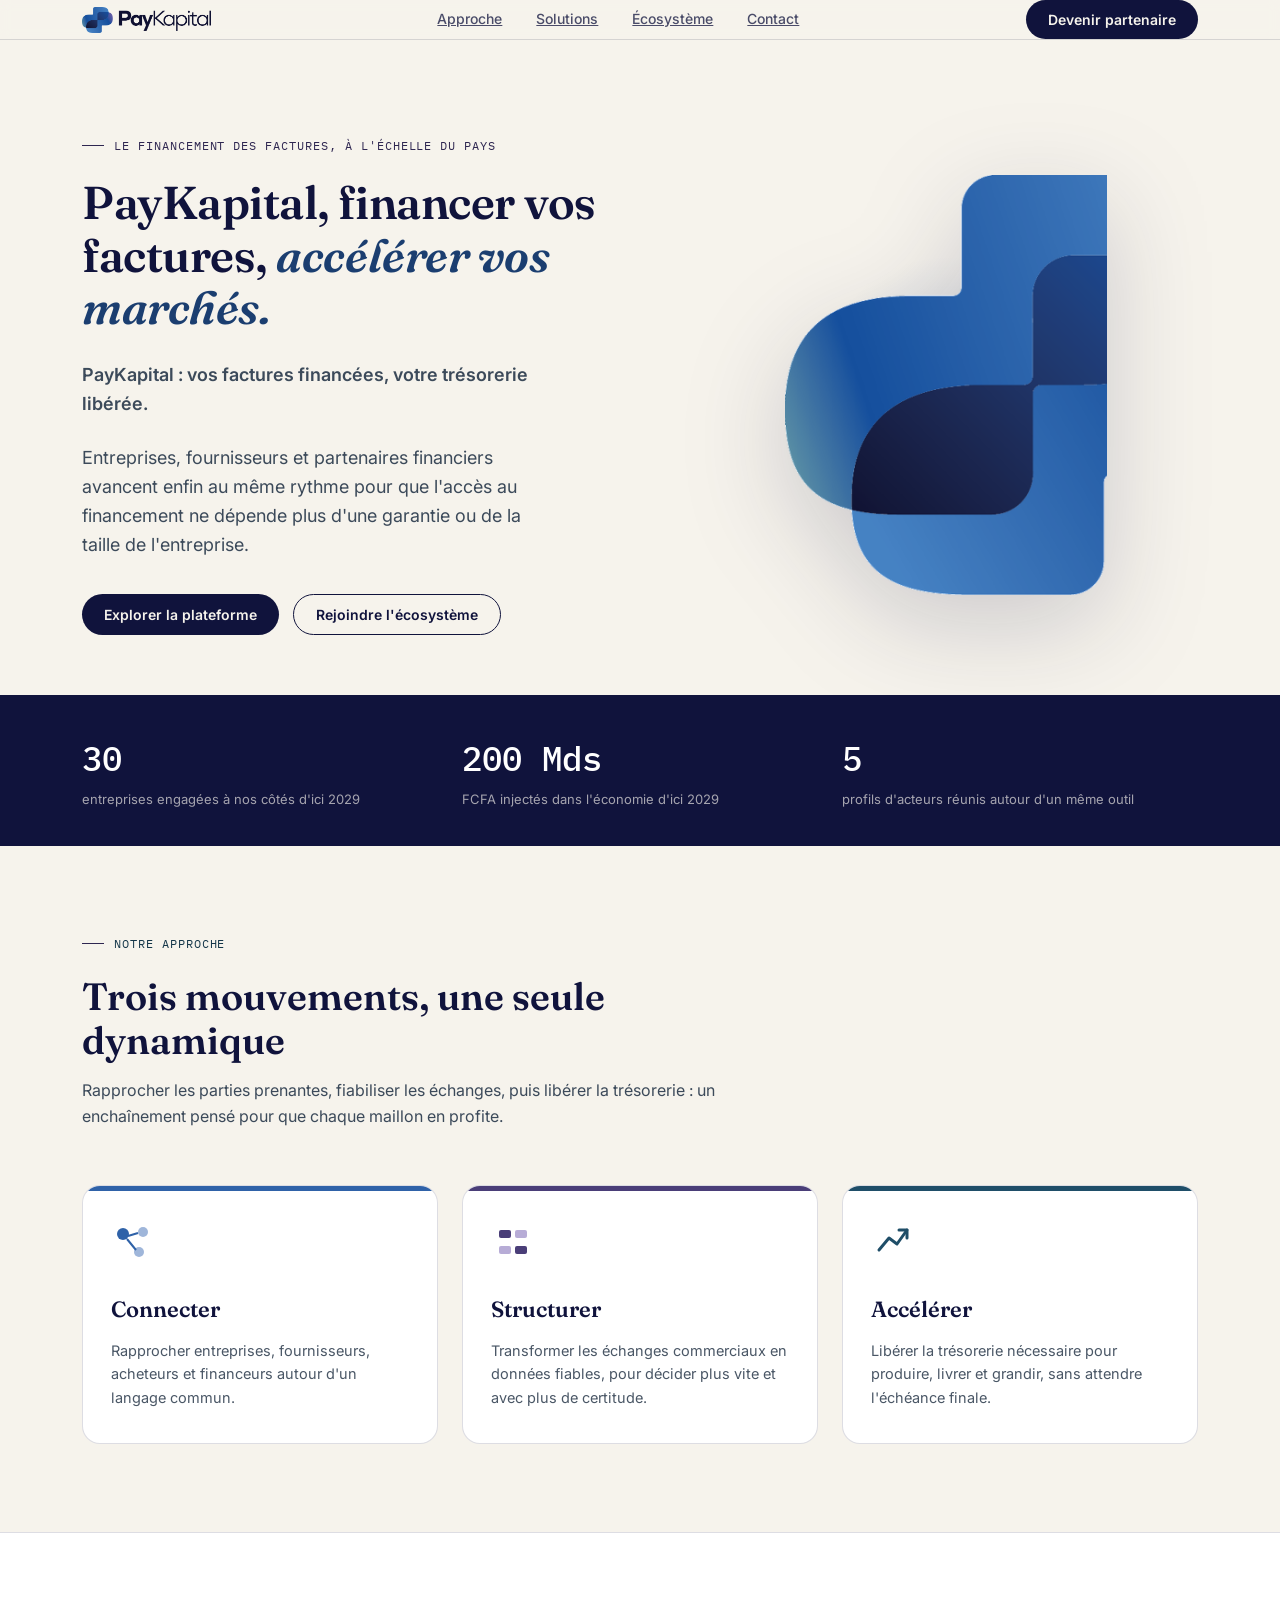
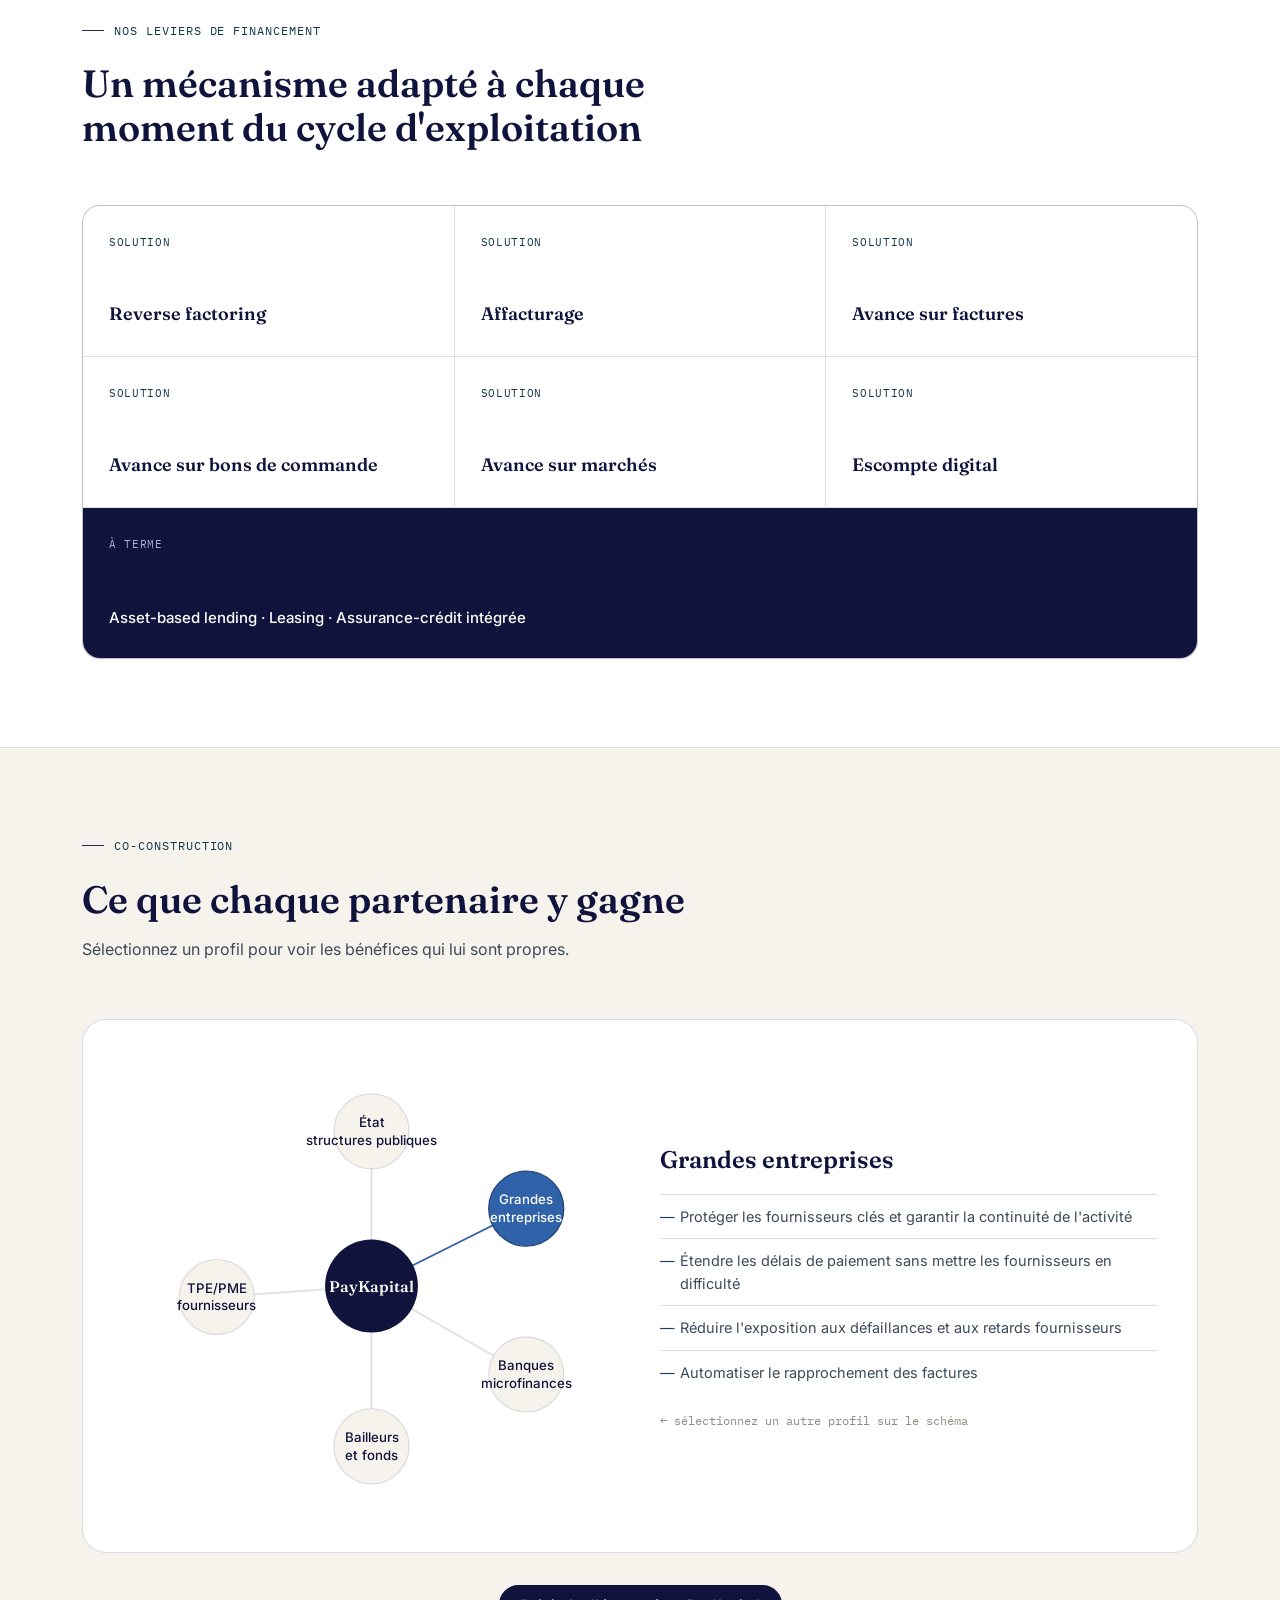
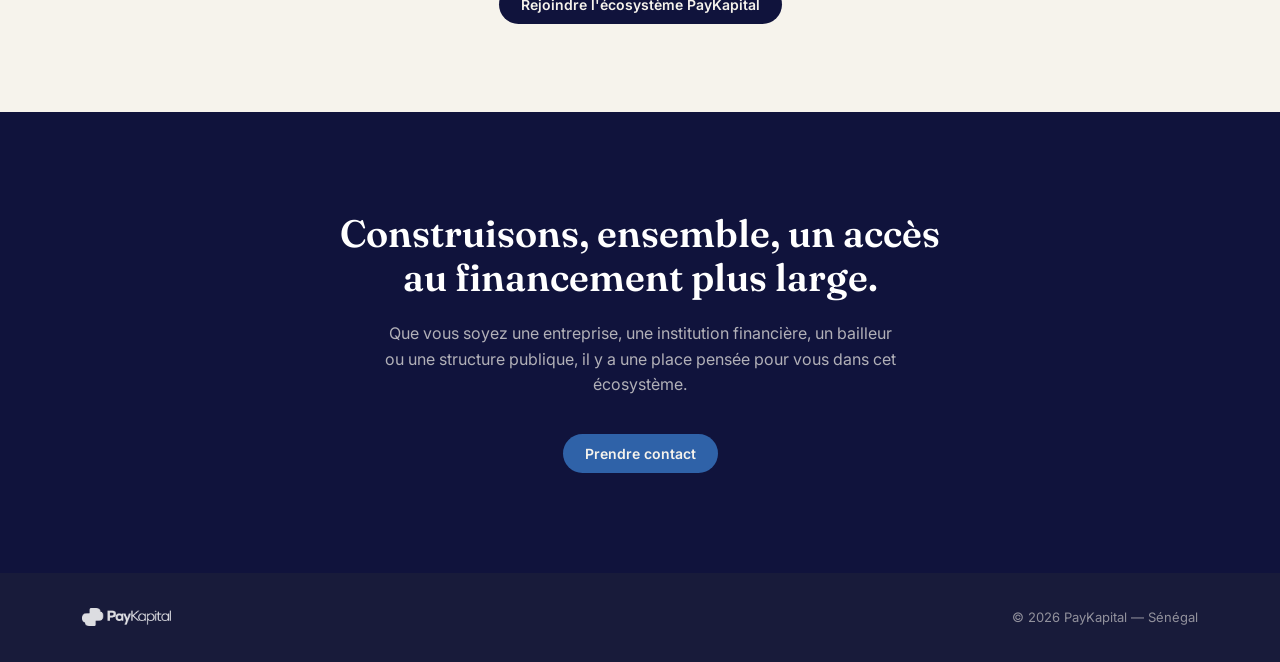
<file: docs/sources/Landing page PayKapital VF.html>
<!DOCTYPE html>
<html lang="fr">
<head>
<meta charset="UTF-8">
<meta name="viewport" content="width=device-width, initial-scale=1.0">
<title>PayKapital — La finance, construite ensemble</title>
<link rel="preconnect" href="https://fonts.googleapis.com">
<link rel="preconnect" href="https://fonts.gstatic.com" crossorigin>
<link href="https://fonts.googleapis.com/css2?family=Fraunces:opsz,wght@9..144,400;9..144,500;9..144,600;9..144,700&family=Inter:wght@400;500;600&family=IBM+Plex+Mono:wght@500&display=swap" rel="stylesheet">
<style>
  :root{
    --navy:#10133C;
    --ink:#181B3A;
    --cream:#F6F3EC;
    --paper:#FFFFFF;
    --violet:#4A3E78;
    --violet-dark:#2E2650;
    --teal:#1F4E68;
    --teal-dark:#143649;
    --blue:#2F62A8;
    --blue-dark:#1B3E70;
    --line:rgba(16,19,60,0.14);
    --font-display:'Fraunces', serif;
    --font-body:'Inter', sans-serif;
    --font-mono:'IBM Plex Mono', monospace;
  }
  *{box-sizing:border-box; margin:0; padding:0;}
  html{scroll-behavior:smooth;}
  body{
    background:var(--cream);
    color:var(--ink);
    font-family:var(--font-body);
    line-height:1.6;
    -webkit-font-smoothing:antialiased;
  }
  .wrap{max-width:1180px; margin:0 auto; padding:0 32px;}
  a{color:inherit;}

  /* ---------- NAV ---------- */
  header{
    position:sticky; top:0; z-index:50;
    background:rgba(246,243,236,0.92);
    backdrop-filter:blur(6px);
    border-bottom:1px solid var(--line);
  }
  nav{display:flex; align-items:center; justify-content:space-between; padding:16px 0;}
  .brand img{height:26px; width:auto; display:block;}
  .navlinks{display:flex; gap:34px; font-size:14px; font-weight:500; color:var(--navy);}
  .navlinks a{opacity:0.75; transition:opacity .15s;}
  .navlinks a:hover{opacity:1;}
  .cta-btn{
    font-family:var(--font-body); font-weight:600; font-size:14px;
    background:var(--navy); color:var(--cream);
    padding:11px 22px; border-radius:100px; border:none; cursor:pointer;
    transition:background .15s ease;
    white-space:nowrap;
  }
  .cta-btn:hover{background:var(--violet-dark);}
  .cta-btn.ghost{background:transparent; color:var(--navy); border:1px solid var(--navy);}
  .cta-btn.ghost:hover{background:var(--navy); color:var(--cream);}
  @media (max-width:860px){ .navlinks{display:none;} }

  /* ---------- HERO ---------- */
  .hero{padding:96px 0 60px; position:relative; overflow:hidden;}
  .hero-grid{display:grid; grid-template-columns:1.05fr 0.95fr; gap:56px; align-items:center;}
  .eyebrow{
    font-family:var(--font-mono); font-size:12px; letter-spacing:.08em; text-transform:uppercase;
    color:var(--violet-dark); margin-bottom:22px; display:flex; align-items:center; gap:10px;
  }
  .eyebrow::before{content:''; width:22px; height:1px; background:var(--violet-dark);}
  h1{
    font-family:var(--font-display); font-weight:600; font-optical-sizing:auto;
    font-size:clamp(32px,3.6vw,48px); line-height:1.14; color:var(--navy); letter-spacing:-0.01em;
  }
  h1 em{font-style:italic; color:var(--blue-dark);}
  .lede{font-size:18px; color:#3c4a5a; max-width:480px; margin:26px 0 34px;}
  .hero-ctas{display:flex; gap:14px; flex-wrap:wrap;}

  .mark-stage{position:relative; height:420px; display:flex; align-items:center; justify-content:center;}
  .mark-stage img{
    max-height:100%; max-width:100%; object-fit:contain;
    filter:drop-shadow(0 30px 50px rgba(16,19,60,0.18));
    animation:mark-in 1.1s cubic-bezier(.2,.8,.2,1) forwards, mark-float 6s ease-in-out 1.1s infinite;
    opacity:0; transform:translateY(24px) scale(.92);
  }
  @keyframes mark-in{to{opacity:1; transform:translateY(0) scale(1);}}
  @keyframes mark-float{0%,100%{transform:translateY(0) scale(1);} 50%{transform:translateY(-10px) scale(1);}}
  .mark-stage::after{
    content:''; position:absolute; width:260px; height:260px; border-radius:50%;
    background:radial-gradient(circle, rgba(47,98,168,0.16), rgba(47,98,168,0) 70%);
    z-index:-1;
  }
  @media (prefers-reduced-motion:reduce){ .mark-stage img{animation:none; opacity:1;} }
  @media (max-width:900px){ .hero-grid{grid-template-columns:1fr;} .mark-stage{height:280px;} }

  /* ---------- STAT STRIP ---------- */
  .stat-strip{ background:var(--navy); color:var(--cream); padding:36px 0; }
  .stat-strip .wrap{display:flex; justify-content:space-between; flex-wrap:wrap; gap:24px;}
  .stat{flex:1; min-width:180px;}
  .stat .num{font-family:var(--font-mono); font-size:34px; font-weight:500; color:#fff;}
  .stat .lbl{font-size:13px; color:rgba(246,243,236,0.65); margin-top:4px;}

  /* ---------- SECTION generic ---------- */
  section{padding:88px 0;}
  .section-head{max-width:640px; margin-bottom:56px;}
  .section-head .eyebrow{color:var(--teal-dark);}
  h2{font-family:var(--font-display); font-weight:600; font-size:clamp(28px,3vw,38px); color:var(--navy); line-height:1.15;}
  .section-head p{margin-top:16px; font-size:16px; color:#3c4a5a;}

  /* ---------- PILLARS ---------- */
  .pillars{display:grid; grid-template-columns:repeat(3,1fr); gap:24px;}
  .pillar{ background:var(--paper); border:1px solid var(--line); border-radius:18px; padding:34px 28px; position:relative; overflow:hidden; }
  .pillar::before{content:''; position:absolute; top:0; left:0; width:100%; height:5px;}
  .pillar.p1::before{background:var(--blue);}
  .pillar.p2::before{background:var(--violet);}
  .pillar.p3::before{background:var(--teal);}
  .pillar .icon{width:44px; height:44px; margin-bottom:20px;}
  .pillar h3{font-family:var(--font-display); font-size:22px; font-weight:600; color:var(--navy); margin-bottom:12px;}
  .pillar p{font-size:14.5px; color:#4a5766;}
  @media (max-width:860px){ .pillars{grid-template-columns:1fr;} }

  /* ---------- SOLUTIONS ---------- */
  .solutions-grid{display:grid; grid-template-columns:repeat(3,1fr); gap:1px; background:var(--line); border:1px solid var(--line); border-radius:18px; overflow:hidden;}
  .sol-card{background:var(--paper); padding:28px 26px; min-height:150px; display:flex; flex-direction:column; justify-content:space-between;}
  .sol-card .tag{font-family:var(--font-mono); font-size:11px; color:var(--teal-dark); text-transform:uppercase; letter-spacing:.06em;}
  .sol-card h4{font-family:var(--font-display); font-size:18px; font-weight:600; color:var(--navy); margin-top:10px;}
  .sol-card.future{background:var(--navy); color:var(--cream);}
  .sol-card.future .tag{color:#9FB3DE;}
  .sol-card.future h4{color:#fff; font-size:15px; font-weight:500; font-family:var(--font-body);}
  @media (max-width:860px){ .solutions-grid{grid-template-columns:1fr 1fr;} }
  @media (max-width:560px){ .solutions-grid{grid-template-columns:1fr;} }

  /* ---------- ECOSYSTEM (signature interactive) ---------- */
  .eco-wrap{
    background:var(--paper); border:1px solid var(--line); border-radius:24px;
    padding:56px 40px; display:grid; grid-template-columns:1fr 1fr; gap:40px; align-items:center;
  }
  .eco-diagram{position:relative; height:420px;}
  .eco-diagram svg{width:100%; height:100%; overflow:visible;}
  .eco-node{cursor:pointer;}
  .eco-node circle.base{fill:var(--cream); stroke:var(--line); stroke-width:1; transition:all .2s ease;}
  .eco-node text{font-family:var(--font-body); font-weight:500; font-size:12px; fill:var(--navy); pointer-events:none;}
  .eco-node.active circle.base{fill:var(--blue); stroke:var(--blue-dark);}
  .eco-node.active text{fill:#fff;}
  .eco-link{stroke:var(--line); stroke-width:1.5; transition:stroke .2s ease;}
  .eco-link.active{stroke:var(--blue);}
  .eco-center circle{fill:var(--navy);}
  .eco-center text{fill:var(--cream); font-family:var(--font-display); font-weight:600; font-size:14px;}

  .eco-panel h3{font-family:var(--font-display); font-size:24px; font-weight:600; color:var(--navy); margin-bottom:14px;}
  .eco-panel ul{list-style:none;}
  .eco-panel li{ font-size:14.5px; color:#3c4a5a; padding:10px 0 10px 20px; position:relative; border-top:1px solid var(--line); }
  .eco-panel li::before{content:'—'; position:absolute; left:0; color:var(--blue-dark);}
  .eco-panel .hint{font-family:var(--font-mono); font-size:11.5px; color:#8a8f7d; margin-top:18px;}
  @media (max-width:900px){ .eco-wrap{grid-template-columns:1fr;} .eco-diagram{height:340px;} }

  /* ---------- FOOTER CTA ---------- */
  .final-cta{ background:var(--navy); color:var(--cream); text-align:center; padding:100px 0; }
  .final-cta h2{color:#fff; max-width:640px; margin:0 auto 22px;}
  .final-cta p{color:rgba(246,243,236,.7); max-width:520px; margin:0 auto 36px; font-size:16px;}
  .final-cta .cta-btn{background:var(--blue);}
  .final-cta .cta-btn:hover{background:var(--blue-dark);}

  footer{background:var(--ink); color:rgba(246,243,236,.55); padding:34px 0; font-size:13px;}
  footer .wrap{display:flex; justify-content:space-between; align-items:center; flex-wrap:wrap; gap:12px;}
  footer img{height:18px; opacity:.85; filter:brightness(0) invert(1);}
</style>
</head>
<body>

<header>
  <nav class="wrap">
    <div class="brand"><img src="[data-uri]" alt="PayKapital"></div>
    <div class="navlinks">
      <a href="#pillars">Approche</a>
      <a href="#solutions">Solutions</a>
      <a href="#ecosysteme">Écosystème</a>
      <a href="#contact">Contact</a>
    </div>
    <button class="cta-btn">Devenir partenaire</button>
  </nav>
</header>

<section class="hero">
  <div class="wrap hero-grid">
    <div>
      <div class="eyebrow">Le financement des factures, à l'échelle du pays</div>
      <h1>PayKapital, financer vos factures, <em>accélérer vos marchés.</em></h1>
      <p class="lede" style="font-weight:600; margin-bottom:8px;">PayKapital : vos factures financées, votre trésorerie libérée.</p>
      <p class="lede">Entreprises, fournisseurs et partenaires financiers avancent enfin au même rythme pour que l'accès au financement ne dépende plus d'une garantie ou de la taille de l'entreprise.</p>
      <div class="hero-ctas">
        <button class="cta-btn">Explorer la plateforme</button>
        <button class="cta-btn ghost">Rejoindre l'écosystème</button>
      </div>
    </div>
    <div class="mark-stage">
      <img src="[data-uri]" alt="Symbole PayKapital">
    </div>
  </div>
</section>

<div class="stat-strip">
  <div class="wrap">
    <div class="stat"><div class="num">30</div><div class="lbl">entreprises engagées à nos côtés d'ici 2029</div></div>
    <div class="stat"><div class="num">200 Mds</div><div class="lbl">FCFA injectés dans l'économie d'ici 2029</div></div>
    <div class="stat"><div class="num">5</div><div class="lbl">profils d'acteurs réunis autour d'un même outil</div></div>
  </div>
</div>

<section id="pillars">
  <div class="wrap">
    <div class="section-head">
      <div class="eyebrow">Notre approche</div>
      <h2>Trois mouvements, une seule dynamique</h2>
      <p>Rapprocher les parties prenantes, fiabiliser les échanges, puis libérer la trésorerie : un enchaînement pensé pour que chaque maillon en profite.</p>
    </div>
    <div class="pillars">
      <div class="pillar p1">
        <svg class="icon" viewBox="0 0 44 44" fill="none"><circle cx="12" cy="14" r="6" fill="#2F62A8"/><circle cx="32" cy="12" r="5" fill="#9FB6DA"/><circle cx="28" cy="32" r="5" fill="#9FB6DA"/><path d="M17 16 L27 13 M16 19 L25 30" stroke="#2F62A8" stroke-width="2"/></svg>
        <h3>Connecter</h3>
        <p>Rapprocher entreprises, fournisseurs, acheteurs et financeurs autour d'un langage commun.</p>
      </div>
      <div class="pillar p2">
        <svg class="icon" viewBox="0 0 44 44" fill="none"><rect x="8" y="10" width="12" height="8" rx="2" fill="#4A3E78"/><rect x="24" y="10" width="12" height="8" rx="2" fill="#B7ACD6"/><rect x="8" y="26" width="12" height="8" rx="2" fill="#B7ACD6"/><rect x="24" y="26" width="12" height="8" rx="2" fill="#4A3E78"/></svg>
        <h3>Structurer</h3>
        <p>Transformer les échanges commerciaux en données fiables, pour décider plus vite et avec plus de certitude.</p>
      </div>
      <div class="pillar p3">
        <svg class="icon" viewBox="0 0 44 44" fill="none"><path d="M8 30 L18 18 L26 24 L36 10" stroke="#1F4E68" stroke-width="3" fill="none" stroke-linecap="round" stroke-linejoin="round"/><path d="M28 10 L36 10 L36 18" stroke="#1F4E68" stroke-width="3" fill="none" stroke-linecap="round" stroke-linejoin="round"/></svg>
        <h3>Accélérer</h3>
        <p>Libérer la trésorerie nécessaire pour produire, livrer et grandir, sans attendre l'échéance finale.</p>
      </div>
    </div>
  </div>
</section>

<section id="solutions" style="background:var(--paper); border-top:1px solid var(--line); border-bottom:1px solid var(--line);">
  <div class="wrap">
    <div class="section-head">
      <div class="eyebrow">Nos leviers de financement</div>
      <h2>Un mécanisme adapté à chaque moment du cycle d'exploitation</h2>
    </div>
    <div class="solutions-grid">
      <div class="sol-card"><span class="tag">Solution</span><h4>Reverse factoring</h4></div>
      <div class="sol-card"><span class="tag">Solution</span><h4>Affacturage</h4></div>
      <div class="sol-card"><span class="tag">Solution</span><h4>Avance sur factures</h4></div>
      <div class="sol-card"><span class="tag">Solution</span><h4>Avance sur bons de commande</h4></div>
      <div class="sol-card"><span class="tag">Solution</span><h4>Avance sur marchés</h4></div>
      <div class="sol-card"><span class="tag">Solution</span><h4>Escompte digital</h4></div>
      <div class="sol-card future" style="grid-column:1/-1;"><span class="tag">À terme</span><h4>Asset-based lending · Leasing · Assurance-crédit intégrée</h4></div>
    </div>
  </div>
</section>

<section id="ecosysteme">
  <div class="wrap">
    <div class="section-head">
      <div class="eyebrow">Co-construction</div>
      <h2>Ce que chaque partenaire y gagne</h2>
      <p>Sélectionnez un profil pour voir les bénéfices qui lui sont propres.</p>
    </div>
    <div class="eco-wrap">
      <div class="eco-diagram">
        <svg viewBox="0 0 380 380">
          <line class="eco-link" data-node="etat" x1="190" y1="190" x2="190" y2="50"/>
          <line class="eco-link" data-node="entreprises" x1="190" y1="190" x2="330" y2="120"/>
          <line class="eco-link" data-node="banques" x1="190" y1="190" x2="330" y2="270"/>
          <line class="eco-link" data-node="bailleurs" x1="190" y1="190" x2="190" y2="335"/>
          <line class="eco-link" data-node="fournisseurs" x1="190" y1="190" x2="50" y2="200"/>

          <g class="eco-center"><circle cx="190" cy="190" r="42"/><text x="190" y="195" text-anchor="middle">PayKapital</text></g>

          <g class="eco-node" data-node="etat" transform="translate(190,50)"><circle class="base" r="34"/><text text-anchor="middle" y="-4">État</text><text text-anchor="middle" y="12" font-size="10">structures publiques</text></g>
          <g class="eco-node" data-node="entreprises" transform="translate(330,120)"><circle class="base" r="34"/><text text-anchor="middle" y="-4">Grandes</text><text text-anchor="middle" y="12" font-size="10">entreprises</text></g>
          <g class="eco-node" data-node="banques" transform="translate(330,270)"><circle class="base" r="34"/><text text-anchor="middle" y="-4">Banques</text><text text-anchor="middle" y="12" font-size="10">microfinances</text></g>
          <g class="eco-node" data-node="bailleurs" transform="translate(190,335)"><circle class="base" r="34"/><text text-anchor="middle" y="-4">Bailleurs</text><text text-anchor="middle" y="12" font-size="10">et fonds</text></g>
          <g class="eco-node" data-node="fournisseurs" transform="translate(50,200)"><circle class="base" r="34"/><text text-anchor="middle" y="-4">TPE/PME</text><text text-anchor="middle" y="12" font-size="10">fournisseurs</text></g>
        </svg>
      </div>
      <div class="eco-panel">
        <h3 id="eco-title">Grandes entreprises</h3>
        <ul id="eco-list"></ul>
        <div class="hint">← sélectionnez un autre profil sur le schéma</div>
      </div>
    </div>
    <div style="text-align:center; margin-top:32px;">
      <button class="cta-btn">Rejoindre l'écosystème PayKapital</button>
    </div>
  </div>
</section>

<section class="final-cta" id="contact">
  <div class="wrap">
    <h2>Construisons, ensemble, un accès au financement plus large.</h2>
    <p>Que vous soyez une entreprise, une institution financière, un bailleur ou une structure publique, il y a une place pensée pour vous dans cet écosystème.</p>
    <button class="cta-btn">Prendre contact</button>
  </div>
</section>

<footer>
  <div class="wrap">
    <img src="[data-uri]" alt="PayKapital">
    <span>© 2026 PayKapital — Sénégal</span>
  </div>
</footer>

<script>
  const data = {
    etat: {
      title: "État et structures publiques",
      items: [
        "Ouvrir le financement aux PME, même sans garantie à apporter",
        "Consolider l'emploi en sécurisant l'activité des petites entreprises",
        "Faire progresser l'inclusion financière au fil des chaînes de valeur",
        "Accompagner l'essor des agropoles"
      ]
    },
    entreprises: {
      title: "Grandes entreprises",
      items: [
        "Protéger les fournisseurs clés et garantir la continuité de l'activité",
        "Étendre les délais de paiement sans mettre les fournisseurs en difficulté",
        "Réduire l'exposition aux défaillances et aux retards fournisseurs",
        "Automatiser le rapprochement des factures"
      ]
    },
    banques: {
      title: "Banques et microfinances",
      items: [
        "Un flux d'opportunités de financement déjà qualifiées",
        "Des parcours digitalisés et des flux entièrement traçables",
        "De nouveaux relais de croissance sur le financement productif",
        "Un accès simplifié aux lignes de financement et de garantie"
      ]
    },
    bailleurs: {
      title: "Bailleurs et fonds",
      items: [
        "Un canal d'impact concret pour l'inclusion financière productive",
        "Un appui à la formalisation des TPE/PME sénégalaises",
        "Des résultats mesurables sur leur trajectoire de croissance"
      ]
    },
    fournisseurs: {
      title: "Fournisseurs et TPE/PME",
      items: [
        "Financer son cycle d'exploitation sans apporter de garantie",
        "Voir ses délais de paiement réellement raccourcis",
        "Mieux encaisser les à-coups de trésorerie",
        "Rejoindre un réseau national de donneurs d'ordre"
      ]
    }
  };

  const nodes = document.querySelectorAll('.eco-node');
  const links = document.querySelectorAll('.eco-link');
  const title = document.getElementById('eco-title');
  const list = document.getElementById('eco-list');

  function setActive(key){
    nodes.forEach(n => n.classList.toggle('active', n.dataset.node === key));
    links.forEach(l => l.classList.toggle('active', l.dataset.node === key));
    title.textContent = data[key].title;
    list.innerHTML = data[key].items.map(i => `<li>${i}</li>`).join('');
  }

  nodes.forEach(n => n.addEventListener('click', () => setActive(n.dataset.node)));
  setActive('entreprises');
</script>

</body>
</html>
</file>
<file: css/style.css>
@import url('https://fonts.googleapis.com/css2?family=Inter:wght@400;500;600;700;800;900&display=swap');

:root{
  --blue:#1a56db;
  --blue-dark:#123a99;
  --blue-light:#eef2ff;
  --ink:#111827;
  --gray:#4b5563;
  --gray-light:#6b7280;
  --bg-alt:#f7f9ff;
  --bg-alt2:#eef1f7;
  --border:#e5e7eb;
  --white:#ffffff;
}

*,*::before,*::after{box-sizing:border-box;margin:0;padding:0;}
html{scroll-behavior:smooth;}
body{font-family:'Inter',-apple-system,BlinkMacSystemFont,'Segoe UI',Arial,sans-serif;color:var(--ink);background:#fff;font-size:16px;line-height:1.5;}
a{text-decoration:none;color:inherit;}
img{max-width:100%;display:block;}
ul{list-style:none;}
button{font-family:inherit;cursor:pointer;}

.wrap{max-width:1240px;margin:0 auto;padding:0 24px;}

/* ---------- Header / Nav ---------- */
header.site-header{position:sticky;top:0;z-index:200;background:#fff;border-bottom:1px solid var(--border);}
.nav-inner{max-width:1240px;margin:0 auto;display:flex;align-items:center;justify-content:space-between;padding:0 24px;height:76px;position:relative;}
.logo{display:flex;align-items:center;gap:10px;font-weight:800;font-size:22px;color:var(--blue);letter-spacing:-0.5px;}
.logo svg{width:34px;height:34px;}
.nav-toggle-checkbox{display:none;}
.nav-links{display:flex;align-items:center;gap:34px;}
.nav-item{position:relative;height:76px;display:flex;align-items:center;}
.nav-item > a{font-size:14.5px;font-weight:500;color:#374151;padding:6px 0;}
.nav-item > a.active{color:var(--blue);border-bottom:2px solid var(--blue);}
.nav-item:hover > a{color:var(--blue);}
.mega{position:absolute;top:76px;left:50%;transform:translateX(-50%);background:#fff;border:1px solid var(--border);border-top:3px solid var(--blue);border-radius:0 0 12px 12px;box-shadow:0 18px 40px rgba(17,24,39,0.12);padding:26px 34px;display:none;gap:48px;white-space:nowrap;}
.nav-item:hover .mega{display:flex;}
.mega-col h5{font-size:11px;text-transform:uppercase;letter-spacing:1.2px;color:var(--gray-light);font-weight:700;margin-bottom:12px;}
.mega-col a{display:block;font-size:14.5px;color:#374151;font-weight:500;padding:6px 0;}
.mega-col a:hover{color:var(--blue);}
.btn-nav{background:var(--blue);color:#fff;font-size:14px;font-weight:600;padding:11px 22px;border-radius:7px;border:none;}
.btn-nav:hover{background:var(--blue-dark);}
.btn-nav-mobile{display:none;}
.burger{display:none;flex-direction:column;justify-content:center;gap:5px;width:26px;height:22px;background:none;border:none;padding:0;cursor:pointer;}
.burger span{display:block;height:2px;width:100%;background:var(--ink);border-radius:2px;transition:transform .2s ease,opacity .2s ease;}

@media (max-width:900px){
  .nav-inner{height:64px;padding:0 20px;}
  .logo-img{height:32px;}
  .btn-nav-desktop{display:none;}
  .burger{display:flex;}
  .nav-toggle-checkbox:checked ~ .burger span:nth-child(1){transform:translateY(7px) rotate(45deg);}
  .nav-toggle-checkbox:checked ~ .burger span:nth-child(2){opacity:0;}
  .nav-toggle-checkbox:checked ~ .burger span:nth-child(3){transform:translateY(-7px) rotate(-45deg);}
  .nav-links{display:none;position:absolute;top:64px;left:0;right:0;background:#fff;flex-direction:column;align-items:stretch;gap:0;padding:8px 20px 20px;border-bottom:1px solid var(--border);box-shadow:0 16px 28px rgba(17,24,39,0.1);max-height:calc(100vh - 64px);overflow-y:auto;}
  .nav-toggle-checkbox:checked ~ .nav-links{display:flex;}
  .nav-item{height:auto;flex-direction:column;align-items:stretch;border-bottom:1px solid var(--border);}
  .nav-item:last-of-type{border-bottom:none;}
  .nav-item > a{padding:15px 0;}
  .mega{position:static;transform:none;display:block !important;border:none;box-shadow:none;border-radius:0;padding:0 0 14px 10px;background:none;white-space:normal;}
  .mega-col a{padding:9px 0;}
  .btn-nav-mobile{display:block;margin-top:16px;text-align:center;}
}

/* ---------- Buttons ---------- */
.btn-primary{display:inline-flex;align-items:center;gap:8px;background:var(--blue);color:#fff;font-size:15px;font-weight:600;padding:14px 28px;border-radius:8px;border:none;}
.btn-primary:hover{background:var(--blue-dark);}
.btn-outline{display:inline-flex;align-items:center;gap:8px;background:#fff;color:var(--ink);font-size:15px;font-weight:600;padding:14px 28px;border-radius:8px;border:1px solid var(--border);}
.btn-outline:hover{border-color:var(--blue);color:var(--blue);}
.btn-white{display:inline-flex;align-items:center;gap:8px;background:#fff;color:var(--blue);font-size:15px;font-weight:700;padding:14px 28px;border-radius:8px;border:none;}

/* ---------- Page hero (section headers reused across pages) ---------- */
.page-hero{background:linear-gradient(160deg,#f5f7ff 0%,#eef2ff 60%,#e7edff 100%);padding:64px 0 56px;}
.eyebrow{display:inline-block;background:rgba(26,86,219,0.09);color:var(--blue);font-size:11px;font-weight:700;text-transform:uppercase;letter-spacing:1.5px;padding:7px 16px;border-radius:20px;margin-bottom:22px;}
.page-hero h1{font-size:46px;font-weight:800;line-height:1.12;color:var(--blue-dark);letter-spacing:-1.2px;max-width:760px;}
.page-hero h1 span{color:var(--blue);}
.page-hero p.lead{font-size:17px;color:var(--gray);line-height:1.75;max-width:620px;margin-top:20px;text-align:justify;}
.hero-split{display:grid;grid-template-columns:1.1fr 0.9fr;gap:56px;align-items:center;}
.hero-media{border-radius:14px;overflow:hidden;height:340px;}

/* ---------- Generic placeholder media block ---------- */
.media-ph{background:linear-gradient(135deg,#dbe4f9,#c7d4f4);border-radius:14px;display:flex;flex-direction:column;align-items:center;justify-content:center;gap:10px;color:#5b76ad;text-align:center;padding:20px;min-height:260px;}
.media-ph svg{width:40px;height:40px;stroke:#5b76ad;}
.media-ph span{font-size:12.5px;font-weight:600;max-width:220px;}
.media-ph.portrait{aspect-ratio:3/4;min-height:380px;}

/* ---------- Sections ---------- */
section{padding:76px 0;}
.section-alt{background:var(--bg-alt);}
.section-alt2{background:var(--bg-alt2);}
.eyebrow-line{display:flex;align-items:center;gap:12px;font-size:11px;font-weight:700;text-transform:uppercase;letter-spacing:2px;color:var(--blue);margin-bottom:18px;}
.eyebrow-line::after{content:'';flex:1;height:1px;background:var(--border);max-width:400px;}
h2.section-title{font-size:32px;font-weight:800;color:var(--blue-dark);letter-spacing:-0.6px;line-height:1.2;margin-bottom:16px;}
h2.section-title span{color:var(--blue);}
p.section-sub{font-size:15.5px;color:var(--gray);line-height:1.8;max-width:680px;margin-bottom:44px;text-align:justify;}

/* ---------- Cards grids ---------- */
.card-grid{display:grid;grid-template-columns:repeat(3,1fr);gap:1px;background:var(--border);border:1px solid var(--border);border-radius:12px;overflow:hidden;}
.card{background:#fff;padding:34px 28px;}
.card .num{font-size:36px;font-weight:800;color:var(--blue);opacity:0.2;margin-bottom:14px;}
.card h3{font-size:16.5px;font-weight:700;color:var(--blue-dark);margin-bottom:12px;line-height:1.4;}
.card p{font-size:14px;color:var(--gray);line-height:1.75;text-align:justify;}
.card-icon{width:50px;height:50px;border-radius:10px;background:var(--blue-light);display:flex;align-items:center;justify-content:center;margin-bottom:18px;}
.card-icon svg{width:24px;height:24px;stroke:var(--blue);fill:none;stroke-width:1.8;}

/* ---------- Numbered domain blocks ---------- */
.domain-block{display:grid;grid-template-columns:280px 1fr;gap:48px;padding:46px 0;border-bottom:1px solid var(--border);}
.domain-block:last-child{border-bottom:none;}
.domain-num{font-size:44px;font-weight:800;color:#c7d2e8;line-height:1;}
.domain-block h3{font-size:24px;font-weight:800;color:var(--blue-dark);margin-top:8px;}
.domain-block .bar{width:44px;height:3px;background:var(--blue);margin:16px 0;}
.domain-body p{font-size:15px;color:var(--gray);line-height:1.85;max-width:760px;text-align:justify;}
.tag-row{display:flex;flex-wrap:wrap;gap:10px;margin-top:18px;}
.tag{font-size:12px;font-weight:600;color:var(--blue);background:var(--blue-light);padding:6px 14px;border-radius:20px;}

/* ---------- Steps / process ---------- */
.steps{display:grid;grid-template-columns:repeat(4,1fr);gap:0;position:relative;}
.steps::before{content:'';position:absolute;top:26px;left:26px;right:26px;height:2px;background:repeating-linear-gradient(to right,var(--blue) 0,var(--blue) 8px,transparent 8px,transparent 18px);}
.step{padding-right:20px;}
.step-dot{width:52px;height:52px;border-radius:50%;background:var(--blue);display:flex;align-items:center;justify-content:center;margin-bottom:22px;position:relative;z-index:1;}
.step-dot span{font-size:18px;font-weight:800;color:#fff;}
.step h3{font-size:15.5px;font-weight:700;color:var(--blue-dark);margin-bottom:8px;}
.step p{font-size:13.5px;color:var(--gray-light);line-height:1.7;text-align:justify;}

/* ---------- Stats ---------- */
.stats-bar{background:var(--bg-alt2);padding:56px 0;display:grid;grid-template-columns:repeat(3,1fr);gap:40px;text-align:left;}
.stat-num{font-size:42px;font-weight:800;color:var(--blue);letter-spacing:-1px;}
.stat-label{font-size:13px;font-weight:700;text-transform:uppercase;letter-spacing:0.6px;color:var(--ink);margin-top:8px;}
.stat-desc{font-size:13.5px;color:var(--gray-light);margin-top:6px;line-height:1.6;}

/* ---------- CTA band ---------- */
.cta-band{background:var(--blue);padding:64px 0;}
.cta-band .eyebrow-inv{font-size:11px;font-weight:700;text-transform:uppercase;letter-spacing:2px;color:rgba(255,255,255,0.6);margin-bottom:14px;}
.cta-band h2{font-size:28px;font-weight:800;color:#fff;max-width:600px;margin-bottom:16px;letter-spacing:-0.4px;}
.cta-band p{font-size:15.5px;color:rgba(255,255,255,0.8);max-width:600px;line-height:1.8;margin-bottom:30px;text-align:justify;}

.cta-box-section{background:var(--bg-alt);padding:70px 0;}
.cta-box{background:#fff;border:1px solid #e0e6ff;border-radius:16px;padding:48px;display:grid;grid-template-columns:1fr auto;gap:36px;align-items:center;}
.cta-box h2{font-size:24px;font-weight:800;color:var(--blue-dark);margin-bottom:10px;}
.cta-box p{font-size:14.5px;color:var(--gray);line-height:1.75;text-align:justify;}

/* ---------- News / actu cards ---------- */
.actu-grid{display:grid;grid-template-columns:repeat(3,1fr);gap:26px;}
.actu-card{border:1px solid var(--border);border-radius:12px;overflow:hidden;}
.actu-img{height:170px;}
.actu-card .body{padding:22px;}
.actu-date{font-size:11px;font-weight:700;text-transform:uppercase;letter-spacing:1px;color:var(--blue);margin-bottom:10px;}
.actu-card h3{font-size:16px;font-weight:700;color:var(--blue-dark);line-height:1.4;margin-bottom:8px;}
.actu-card p{font-size:13.5px;color:var(--gray-light);line-height:1.65;text-align:justify;}
.actu-feature{display:grid;grid-template-columns:1fr 1fr;border:1px solid var(--border);border-radius:14px;overflow:hidden;margin-bottom:40px;}
.actu-feature .media-ph{border-radius:0;min-height:100%;}
.actu-feature .body{padding:40px;display:flex;flex-direction:column;justify-content:center;}
.badge-tag{display:inline-flex;align-items:center;gap:8px;font-size:11px;font-weight:700;background:var(--blue-light);color:var(--blue);padding:5px 12px;border-radius:6px;text-transform:uppercase;letter-spacing:0.5px;width:max-content;margin-bottom:14px;}
.badge-tag + .actu-date{display:inline-block;margin-left:10px;}

/* ---------- Contact ---------- */
.contact-grid{display:grid;grid-template-columns:1.2fr 0.8fr;gap:40px;align-items:start;}
.form-card{background:#fff;border:1px solid var(--border);border-radius:14px;padding:36px;}
.form-row{display:grid;grid-template-columns:1fr 1fr;gap:20px;margin-bottom:22px;}
.field label{display:block;font-size:11.5px;font-weight:700;text-transform:uppercase;letter-spacing:0.6px;color:var(--gray);margin-bottom:10px;}
.field input,.field textarea,.field select{width:100%;background:#f3f4f6;border:1px solid var(--border);border-radius:8px;padding:13px 14px;font-size:14.5px;color:var(--ink);font-family:inherit;}
.field select{appearance:none;background-image:url('data:image/svg+xml;utf8,<svg xmlns=%22http://www.w3.org/2000/svg%22 viewBox=%220 0 24 24%22 fill=%22none%22 stroke=%22%236b7280%22 stroke-width=%222%22><path d=%22M6 9l6 6 6-6%22/></svg>');background-repeat:no-repeat;background-position:right 14px center;background-size:16px;padding-right:40px;}
.field textarea{resize:vertical;min-height:130px;}
.field{margin-bottom:22px;}
.info-card{background:var(--blue);color:#fff;border-radius:14px;padding:36px;}
.info-card h3{font-size:18px;font-weight:800;margin-bottom:26px;}
.info-item{display:flex;gap:14px;margin-bottom:24px;}
.info-item svg{width:20px;height:20px;stroke:#fff;flex-shrink:0;margin-top:2px;}
.info-item strong{display:block;font-size:14.5px;font-weight:700;margin-bottom:4px;}
.info-item span,.info-item a{font-size:14px;color:rgba(255,255,255,0.85);line-height:1.6;}
.info-divider{height:1px;background:rgba(255,255,255,0.25);margin:6px 0 24px;}
.social-row{display:flex;gap:10px;}
.social-row a{width:36px;height:36px;border-radius:8px;background:rgba(255,255,255,0.15);display:flex;align-items:center;justify-content:center;}
.social-row svg{width:16px;height:16px;stroke:#fff;}

/* ---------- Footer ---------- */
footer.site-footer{background:#0c1b3d;}
.footer-top{padding:60px 0 44px;display:grid;grid-template-columns:1.3fr 1fr 1fr 1.1fr;gap:40px;}
.footer-brand .logo{display:block;margin-bottom:20px;}
.footer-contact-line{font-size:13.5px;color:rgba(255,255,255,0.65);line-height:1.8;}
.footer-col h4{font-size:11.5px;font-weight:700;color:#fff;text-transform:uppercase;letter-spacing:1.3px;margin-bottom:20px;}
.footer-col ul{display:flex;flex-direction:column;gap:11px;}
.footer-col a{font-size:14px;color:rgba(255,255,255,0.65);}
.footer-col a:hover{color:#fff;}
.footer-newsletter-text{font-size:13.5px;color:rgba(255,255,255,0.65);line-height:1.6;margin-bottom:16px;}
.footer-newsletter-form{display:flex;flex-direction:column;gap:10px;}
.footer-newsletter-form input{background:rgba(255,255,255,0.08);border:1px solid rgba(255,255,255,0.18);border-radius:8px;padding:11px 14px;font-size:13.5px;font-family:inherit;color:#fff;}
.footer-newsletter-form input::placeholder{color:rgba(255,255,255,0.45);}
.footer-newsletter-form button{width:max-content;padding:10px 20px;font-size:13.5px;}
.footer-bottom{border-top:1px solid rgba(255,255,255,0.12);padding:22px 0;display:flex;justify-content:space-between;align-items:center;gap:24px;font-size:13px;color:rgba(255,255,255,0.55);}
.footer-bottom-left{display:flex;align-items:center;gap:24px;flex-wrap:wrap;}
.footer-bottom .links{display:flex;gap:24px;}
.footer-bottom .links a{color:rgba(255,255,255,0.55);}
.footer-bottom .links a:hover{color:#fff;}
.logo-img{height:38px;width:auto;display:block;}
.logo-img-white{filter:brightness(0) invert(1);height:44px;}
.social-row-footer a{background:rgba(255,255,255,0.1);}
.social-row-footer a:hover{background:rgba(255,255,255,0.2);}
.social-row-footer svg{stroke:#fff;}
@media (max-width:900px){
  .footer-top{grid-template-columns:1fr 1fr;}
  .footer-bottom{flex-direction:column;align-items:flex-start;}
}

/* ---------- Utilities ---------- */
.grid-2{display:grid;grid-template-columns:1fr 1fr;gap:56px;align-items:center;}
.mt-40{margin-top:40px;}
.link-row{display:flex;align-items:center;gap:0;margin-top:26px;}
.link-row a{font-size:14px;color:var(--gray-light);font-weight:500;padding:0 16px;border-right:1px solid #d1d5db;}
.link-row a:first-child{padding-left:0;}
.link-row a:last-child{border-right:none;}
.link-row a:hover{color:var(--blue);}

@media (max-width:900px){
  .card-grid,.actu-grid,.stats-bar,.steps{grid-template-columns:1fr;}
  .hero-split,.grid-2,.domain-block,.contact-grid,.actu-feature,.cta-box,.form-row{grid-template-columns:1fr;}
  .page-hero{padding:44px 0 40px;}
  .page-hero h1{font-size:28px;letter-spacing:-0.6px;}
  section{padding:52px 0;}
  h2.section-title{font-size:26px;}
  .wrap{padding:0 20px;}
  .hero-media,.media-ph{min-height:200px;}
  .steps::before{display:none;}
  .domain-block{padding:32px 0;}
  .cta-inner,.cta-box{padding:28px;}
  .actu-feature .body{padding:26px;}
  .form-card{padding:24px;}
}

/* ---------- Justification globale des textes de contenu ---------- */
section p, .cta-band p, .cta-box p, .actu-feature .body p, .form-card p{text-align:justify;}
.footer-contact-line, .footer-newsletter-text, .actu-date, .badge-tag, .stat-desc, .stat-label{text-align:left;}

/* ---------- Points clés dynamiques au survol (façon cdc.sn) ---------- */
.pc-row{display:flex;border:1px solid var(--border);border-radius:12px;overflow:hidden;background:#fff;margin:28px 0 4px;}
.pc-item{flex:1;border-right:1px solid var(--border);position:relative;}
.pc-item:last-child{border-right:none;}
.pc-q{width:100%;text-align:left;background:none;border:none;font-family:inherit;padding:16px 18px;font-size:13.5px;font-weight:700;color:var(--ink);display:flex;align-items:center;gap:10px;cursor:default;line-height:1.35;}
.pc-num{font-size:11px;font-weight:800;color:var(--blue);opacity:.4;flex-shrink:0;}
.pc-a{max-height:0;opacity:0;overflow:hidden;transition:max-height .25s ease,opacity .2s ease,padding .25s ease;padding:0 18px;}
.pc-a p{font-size:13px;color:var(--gray);line-height:1.65;padding-bottom:0;}
.pc-item:hover,.pc-item:focus-within{background:var(--blue-light);}
.pc-item:hover .pc-q,.pc-item:focus-within .pc-q{color:var(--blue);}
.pc-item:hover .pc-num,.pc-item:focus-within .pc-num{opacity:1;}
.pc-item:hover .pc-a,.pc-item:focus-within .pc-a{max-height:220px;opacity:1;padding:0 18px 16px;}
@media (max-width:900px){
  .pc-row{flex-direction:column;}
  .pc-item{border-right:none;border-bottom:1px solid var(--border);}
  .pc-item:last-child{border-bottom:none;}
}

/* ==========================================================================
   Révision octobre 2026 — harmonisation & nouveaux blocs
   Hiérarchie des couleurs de titres :
   - bleu institutionnel foncé (--blue-dark) : H1, H2, H3 ;
   - bleu clair (--blue) : surtitres (eyebrows), numéros, accents.
   ========================================================================== */
h1,h2,h3{color:var(--blue-dark);}
.info-card h3{color:#fff;}
.eyebrow-line,.eyebrow,.actu-date,.pc-num{color:var(--blue);}
.pc-q{color:var(--blue-dark);}
.section-lead{font-size:15px;color:var(--gray);line-height:1.85;margin-bottom:28px;text-align:justify;}
.section-lead.wide{max-width:820px;}
.btn-row{display:flex;flex-wrap:wrap;gap:14px;align-items:center;}

/* Photos réelles */
.photo{border-radius:14px;overflow:hidden;background:var(--bg-alt2);box-shadow:0 18px 40px rgba(18,58,153,0.10);}
.photo img{width:100%;height:100%;object-fit:cover;}
.photo.ratio-4-3{aspect-ratio:4/3;}
.photo.ratio-16-10{aspect-ratio:16/10;}
.photo.ratio-3-4{aspect-ratio:3/4;}
.photo.portrait{aspect-ratio:4/5;max-width:440px;margin-left:auto;}
.photo figcaption,.photo-caption{font-size:12.5px;color:var(--gray-light);margin-top:10px;font-style:italic;}
.photo-stack{display:grid;grid-template-columns:1fr 1fr;gap:14px;}
.photo-stack .photo:first-child{grid-column:1 / -1;}
.photo-stack .photo{aspect-ratio:16/10;}

/* Ils nous ont fait confiance */
.partners-grid{display:grid;grid-template-columns:repeat(auto-fit,minmax(170px,1fr));gap:16px;}
.partner{background:#fff;border:1px solid var(--border);border-radius:12px;min-height:110px;padding:18px;display:flex;flex-direction:column;align-items:center;justify-content:center;text-align:center;gap:6px;transition:border-color .15s ease,box-shadow .15s ease;}
.partner:hover{border-color:#c7d2fe;box-shadow:0 10px 24px rgba(18,58,153,0.08);}
.partner img{max-height:56px;width:auto;object-fit:contain;}
.partner strong{font-size:15px;font-weight:800;color:var(--blue-dark);letter-spacing:.2px;}
.partner span{font-size:11.5px;color:var(--gray-light);line-height:1.4;}
.note-integration{font-size:12px;color:#9aa4b2;font-style:italic;margin-top:14px;}

/* Réalisations (conventions) & publications */
.real-grid{display:grid;grid-template-columns:repeat(2,1fr);gap:26px;}
.real-card{background:#fff;border:1px solid var(--border);border-radius:14px;overflow:hidden;display:flex;flex-direction:column;}
.real-card .real-img{aspect-ratio:16/9;background:var(--bg-alt2);}
.real-card .real-img img{width:100%;height:100%;object-fit:cover;}
.real-card .real-img.no-photo{display:flex;align-items:center;justify-content:center;background:linear-gradient(135deg,var(--blue-dark),var(--blue));}
.real-card .real-img.no-photo span{color:#fff;font-weight:800;font-size:22px;letter-spacing:.5px;text-align:center;padding:20px;}
.real-card .body{padding:24px 26px 28px;}
.real-card h3{font-size:18px;font-weight:800;line-height:1.35;margin-bottom:10px;}
.real-card p{font-size:14.5px;color:var(--gray);line-height:1.75;}
.real-thumbs{display:grid;grid-template-columns:repeat(3,1fr);gap:6px;padding:6px 6px 0;}
.real-thumbs img{aspect-ratio:4/3;object-fit:cover;border-radius:6px;width:100%;}
.home-real-grid{display:grid;grid-template-columns:repeat(3,1fr);gap:22px;margin-bottom:34px;}
.home-real-grid .real-card h3{font-size:16px;}
.home-real-grid .real-card p{font-size:13.5px;}
.gallery{display:grid;grid-template-columns:repeat(4,1fr);gap:10px;margin-top:22px;}
.gallery img{aspect-ratio:4/3;object-fit:cover;border-radius:10px;width:100%;}

/* Formulaires : retour d'envoi */
.form-status{display:none;margin-top:18px;padding:14px 16px;border-radius:8px;font-size:14px;line-height:1.6;}
.form-status.is-success{display:block;background:#ecfdf5;border:1px solid #a7f3d0;color:#065f46;}
.form-status.is-error{display:block;background:#fef2f2;border:1px solid #fecaca;color:#991b1b;}
.footer-newsletter-form .form-status{font-size:12.5px;margin-top:4px;}
.hp-field{position:absolute !important;left:-9999px !important;width:1px;height:1px;overflow:hidden;}
.df-file.has-file{border-color:var(--blue);background:var(--blue-light);}
button[disabled]{opacity:.7;cursor:wait;}

@media (max-width:900px){
  .real-grid,.home-real-grid{grid-template-columns:1fr;}
  .gallery{grid-template-columns:1fr 1fr;}
  .photo.portrait{margin:0 auto;}
}
.actu-feature .photo{min-height:320px;}
.footer-credit a{color:rgba(255,255,255,0.75);text-decoration:underline;}
.footer-credit a:hover{color:#fff;}
</file>
